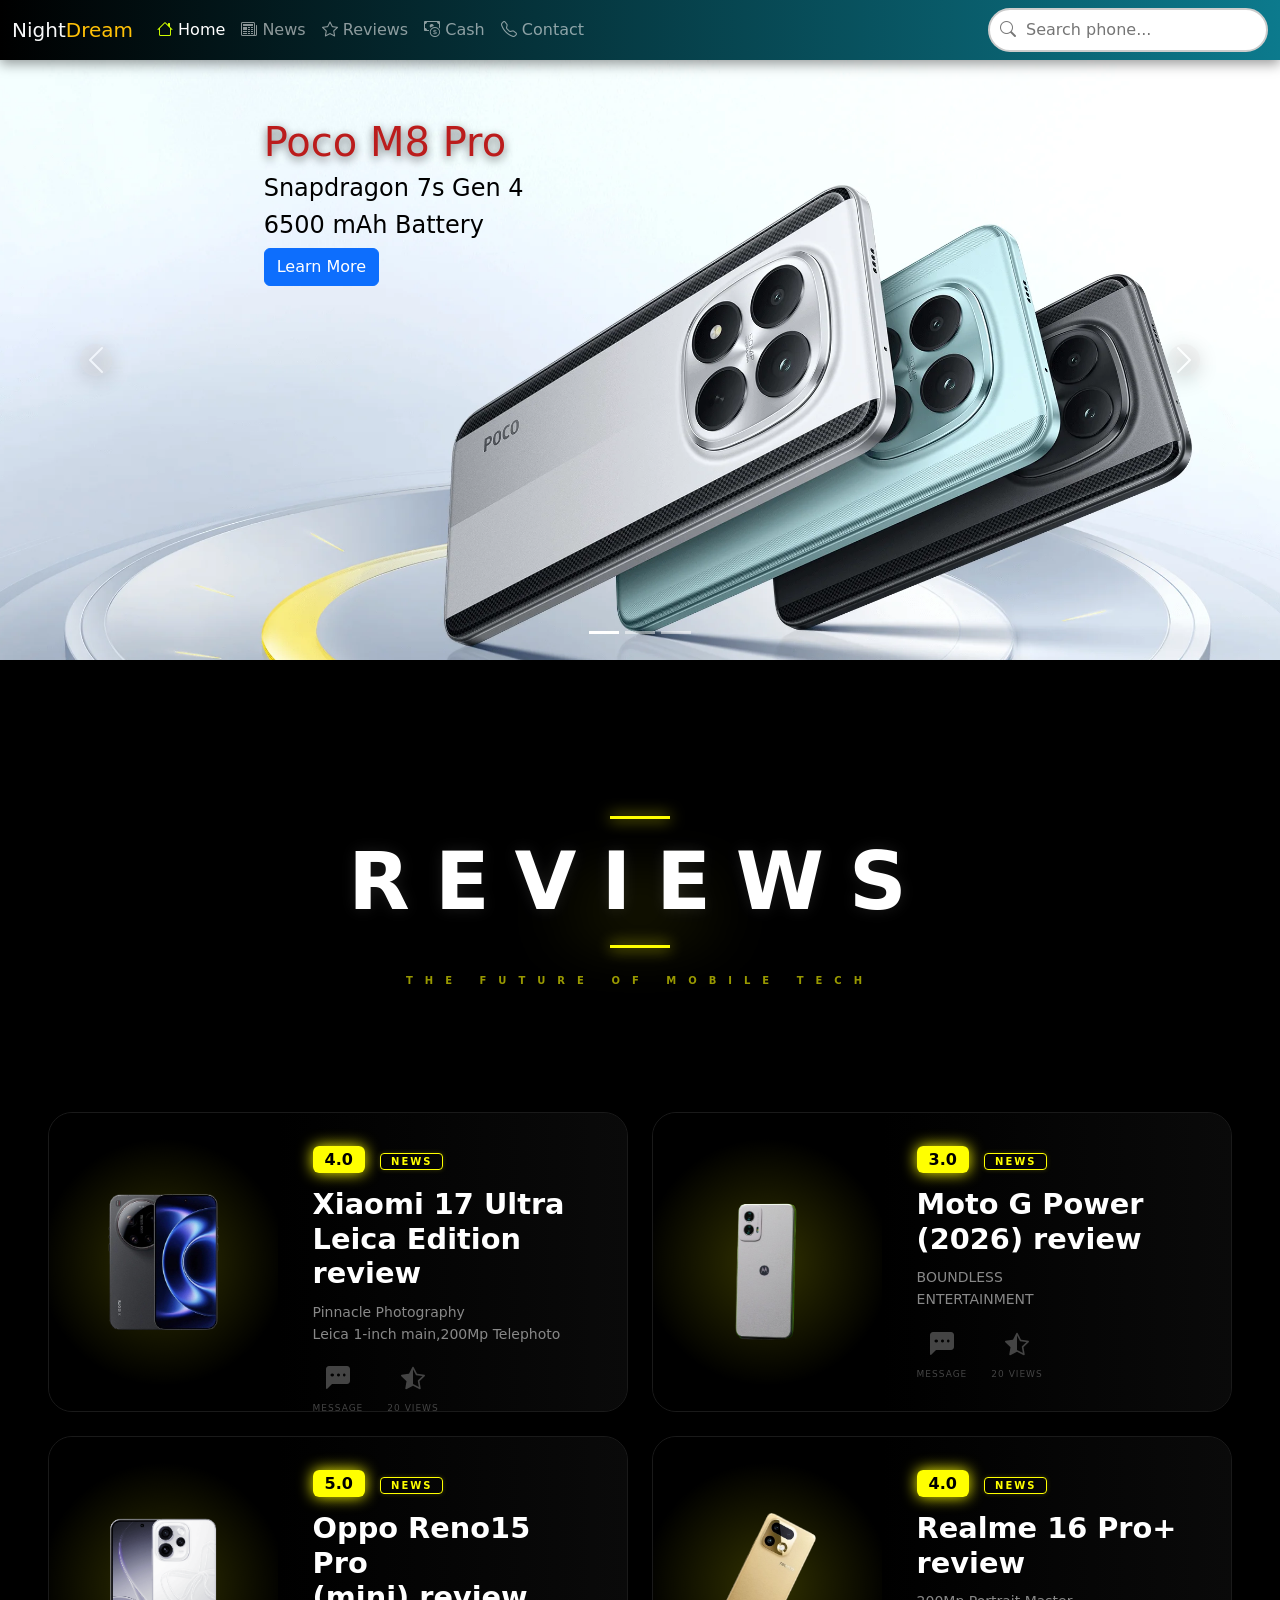
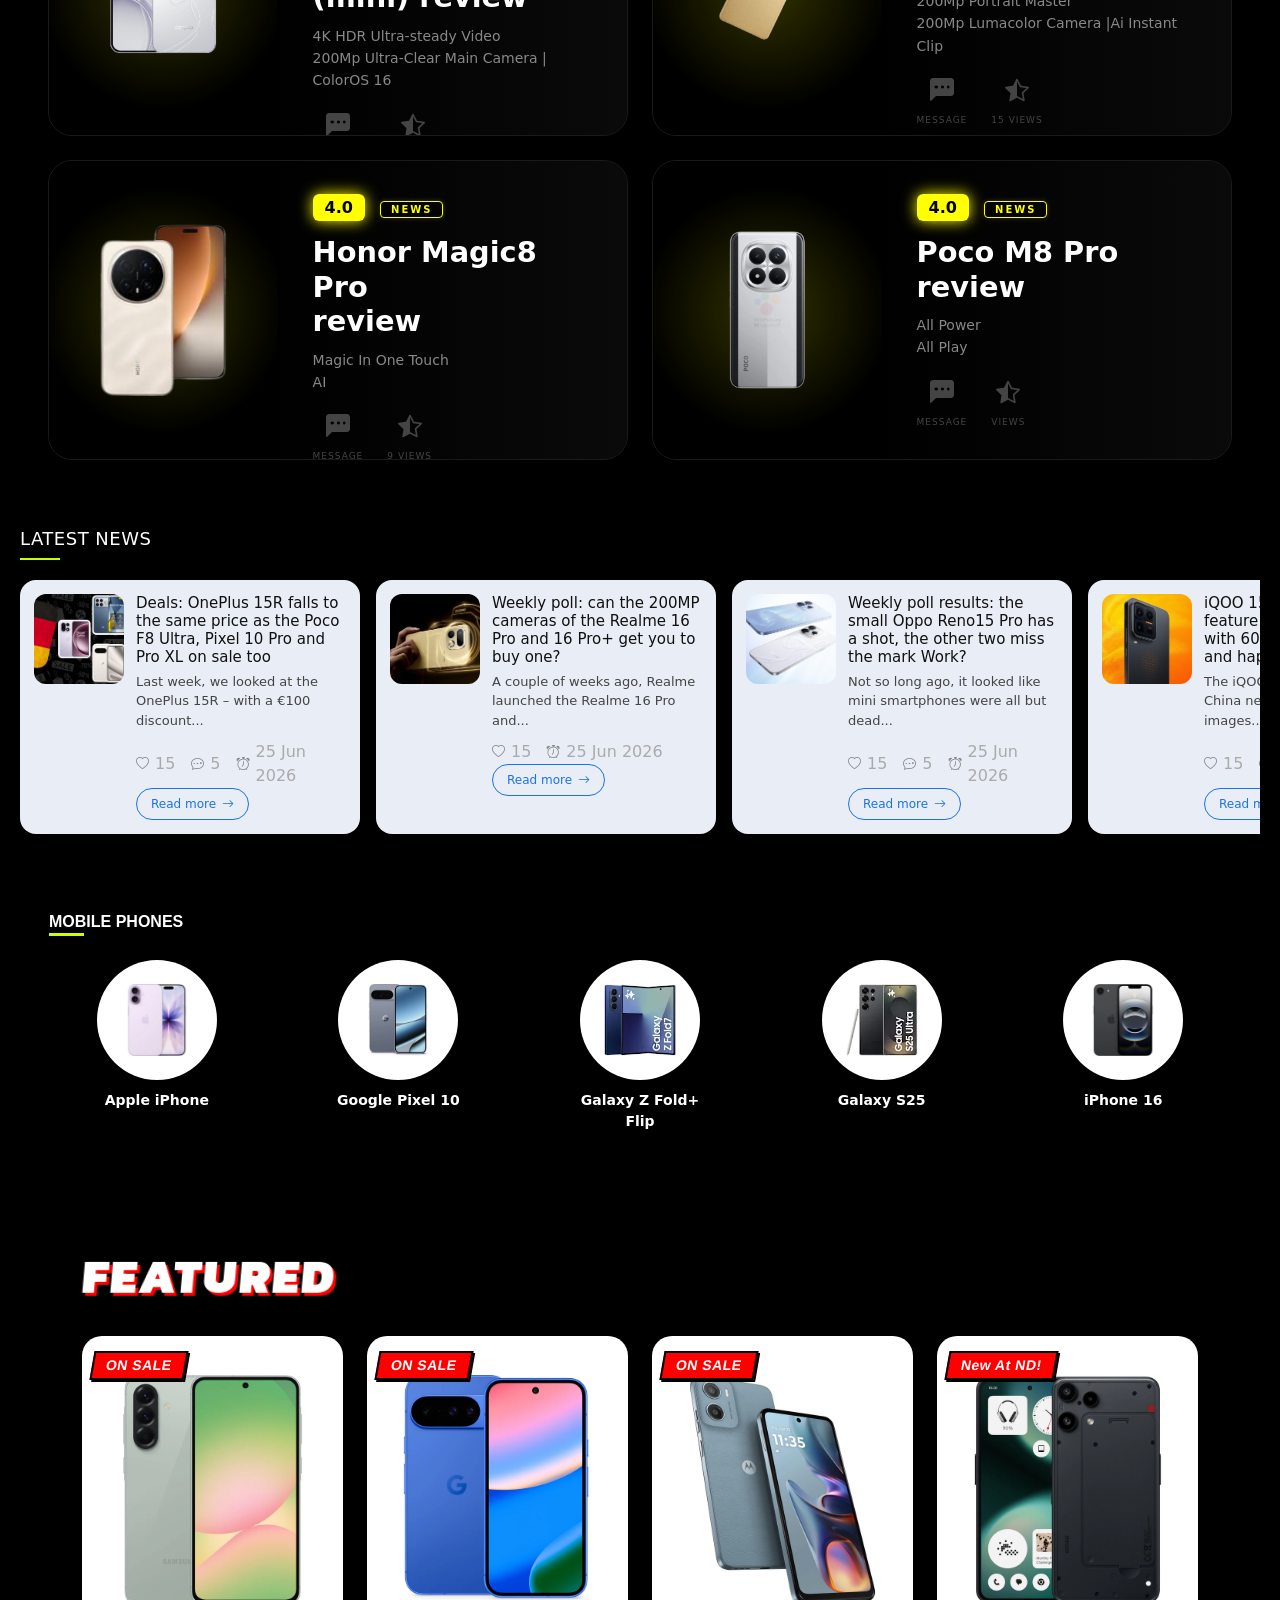
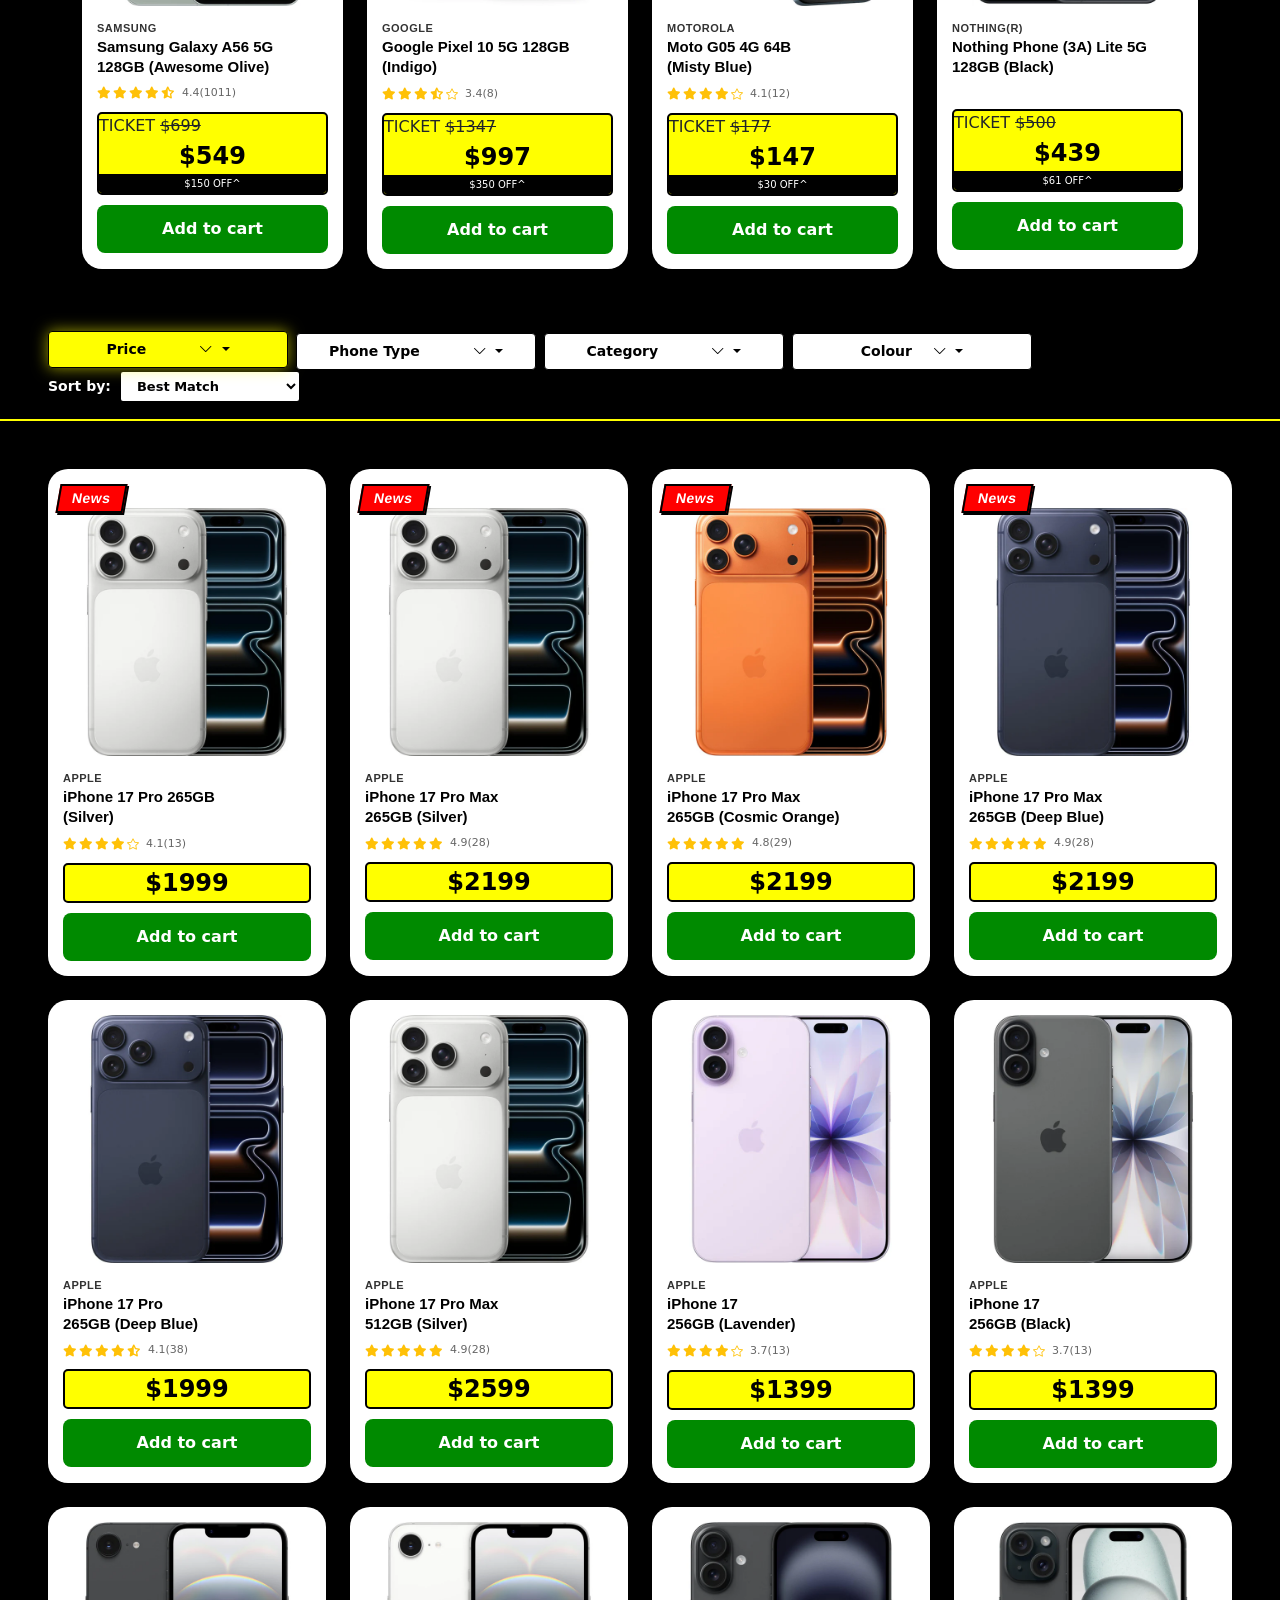
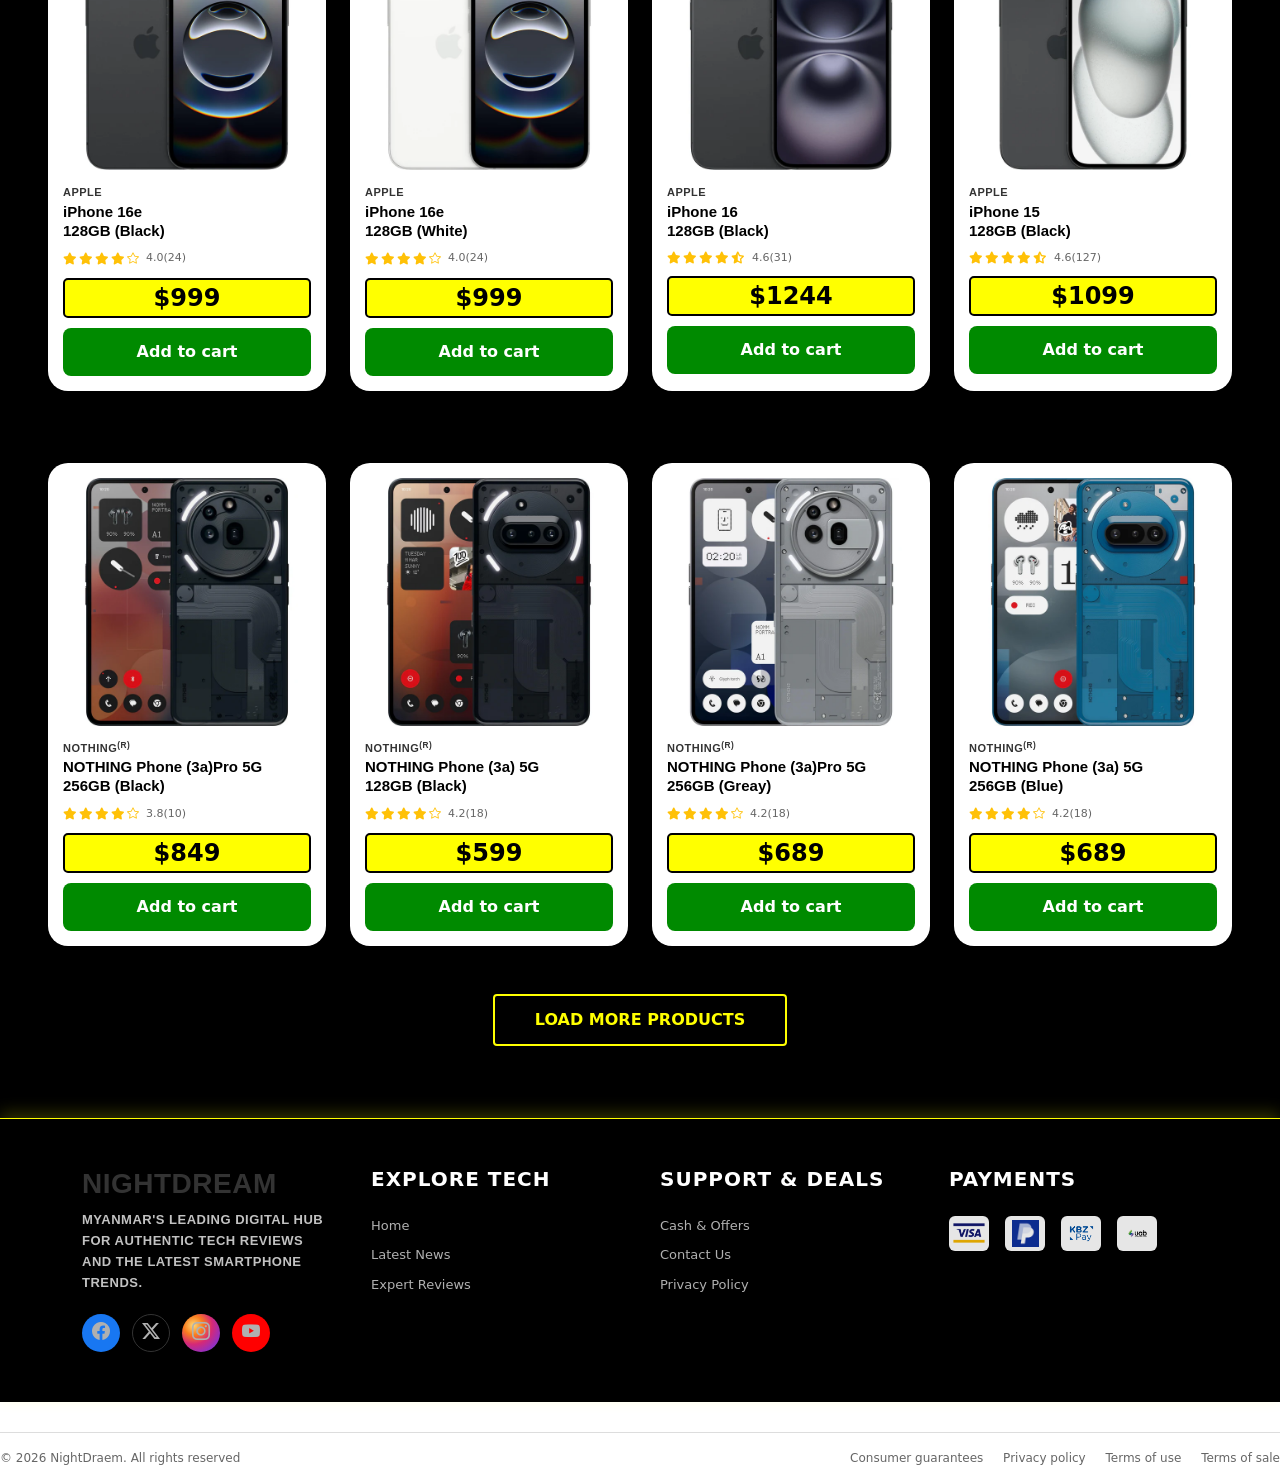
<file: index.html>
<!DOCTYPE html>
<html lang="en">

<head>
  <meta charset="UTF-8">
  <meta name="viewport" content="width=device-width, initial-scale=1.0">
  <title>Project</title>
  <link rel="stylesheet" href="Style.css">
  <link rel="stylesheet" href="./Bootstrap/bootstrap.min.css">
  <link href="https://cdn.jsdelivr.net/npm/bootstrap-icons/font/bootstrap-icons.css" rel="stylesheet">
  <link href="https://fonts.googleapis.com/css2?family=Bebas+Neue&family=Kanit:wght@900&display=swap" rel="stylesheet">
  <link rel="stylesheet" href="https://cdnjs.cloudflare.com/ajax/libs/font-awesome/6.4.2/css/all.min.css">
</head>

<body>
  <!-- Navbar -->
  <nav class="navbar navbar-expand-lg navbar-dark custom-nav sticky-top">
    <div class="container-fluid">
      <a class="navbar-brand neon-brand" href="#">
        <span class="text-light">Night</span><span class="text-warning">Dream</span>
      </a>

      <button class="navbar-toggler" type="button" data-bs-toggle="collapse" data-bs-target="#navbarSupportedContent"
        aria-controls="navbarSupportedContent" aria-expanded="false" aria-label="Toggle navigation">
        <span class="navbar-toggler-icon"></span>
      </button>

      <div class="collapse navbar-collapse" id="navbarSupportedContent">
        <ul class="navbar-nav me-auto mb-2 mb-lg-0">
          <li class="nav-item">
            <a class="nav-link active" href="index.html"><i class="bi bi-house"></i> Home</a>
          </li>
          <li class="nav-item">
            <a class="nav-link" href="News.html"><i class="bi bi-newspaper"></i> News</a>
          </li>
          <li class="nav-item">
            <a class="nav-link" href="Reviews.html"><i class="bi bi-star"></i> Reviews</a>
          </li>
          <li class="nav-item">
            <a class="nav-link" href="Cash.html"><i class="bi bi-cash-coin"></i> Cash</a>
          </li>
          <li class="nav-item">
            <a class="nav-link" href="Contact.html"><i class="bi bi-telephone"></i> Contact</a>
          </li>
        </ul>

        <form class="search-form d-flex align-items-center">
          <i class="bi bi-search search-icon"></i>
          <input type="search" placeholder="Search phone...">
        </form>
      </div>
    </div>
  </nav>
  <!-- Navbar -->
  <!-- Slide -->
  <div id="carouselExampleCaptions" class="carousel slide carousel-fade" data-bs-ride="carousel">
    <div class="carousel-indicators">
      <button type="button" data-bs-target="#carouselExampleCaptions" data-bs-slide-to="0" class="active"></button>
      <button type="button" data-bs-target="#carouselExampleCaptions" data-bs-slide-to="1"></button>
      <button type="button" data-bs-target="#carouselExampleCaptions" data-bs-slide-to="2"></button>
    </div>

    <div class="carousel-inner">
      <div class="carousel-item active">
        <img src="./Image/54ca339992aec2014c383eab8a2f92ad.webp" class="d-block w-100 slider-img" alt="Poco">
        <div class="carousel-caption custom-caption">
          <div class="caption-text-box">
            <h5 class="caption-title">Poco M8 Pro</h5>
            <h4 class="caption-text">Snapdragon 7s Gen 4</h4>
            <h4 class="caption-text">6500 mAh Battery</h4>
            <a href="#" class="btn btn-primary btn-animate">Learn More</a>
          </div>
        </div>
      </div>

      <div class="carousel-item">
        <img src="./Image/Xiaomi-Redmi-15C-5G-launched-kv-2.jpg" class="d-block w-100 slider-img" alt="Realme">
        <div class="carousel-caption custom-caption">
          <div class="caption-text-box">
            <h5 class="caption-title">Realme 15c</h5>
            <h4 class="caption-text">Dimensity 6300</h4>
            <h4 class="caption-text">6000 mAh Battery</h4>
            <a href="#" class="btn btn-primary btn-animate">Learn More</a>
          </div>
        </div>
      </div>

      <div class="carousel-item">
        <img src="./Image/gsmarena_000.jpg" class="d-block w-100 slider-img" alt="Black Shark">
        <div class="carousel-caption custom-caption">
          <div class="caption-text-box">
            <h5 class="caption-title">Balck Shark 4Pro</h5>
            <h4 class="caption-text">Snapdragon 888 5G</h4>
            <h4 class="caption-text">4500mAh battery</h4>
            <a href="#" class="btn btn-primary btn-animate">Learn More</a>
          </div>
        </div>
      </div>
    </div> <button class="carousel-control-prev" type="button" data-bs-target="#carouselExampleCaptions"
      data-bs-slide="prev">
      <span class="carousel-control-prev-icon"></span>
    </button>
    <button class="carousel-control-next" type="button" data-bs-target="#carouselExampleCaptions" data-bs-slide="next">
      <span class="carousel-control-next-icon"></span>
    </button>
  </div>
  <!-- Slide -->
  <!-- Reviews -->
  <section class="review-section bg-black py-5">
    <div class="container-fluid px-md-5">
      <div class="container text-center py-5">
        <div class="reviews-header-container">
          <div class="header-glow-orb"></div>

          <div class="reviews-title-wrapper">
            <span class="title-top-line"></span>
            <h1 class="minimal-reviews-title">REVIEWS</h1>
            <span class="title-bottom-line"></span>
          </div>

          <p class="header-subtitle">THE FUTURE OF MOBILE TECH</p>
        </div>
      </div>

      <div class="row g-4">
        <div class="col-lg-6">
          <a href="Reviews.html" class="card-anchor">
            <div class="full-review-card">
              <div class="card-image-part">
                <div class="neon-portal-bg"></div>
                <img src="./Image/s-l1600_3-removebg-preview.png" class="main-phone-img" alt="Phone">
              </div>

              <div class="card-info-part">
                <div class="top-meta">
                  <span class="score-badge">4.0</span>
                  <span class="category-tag">NEWS</span>
                </div>
                <h3 class="phone-title">Xiaomi 17 Ultra<br>Leica Edition review</h3>
                <p class="phone-summary">Pinnacle Photography<br>Leica 1-inch main,200Mp Telephoto</p>

                <div class="card-icons-row d-flex gap-4 mt-auto">
                  <div class="mini-icon-box">
                    <i class="bi bi-chat-left-dots-fill"></i>
                    <span>Message</span>
                  </div>
                  <div class="mini-icon-box">
                    <i class="bi bi-star-half"></i>
                    <span>20 Views</span>
                  </div>
                </div>
              </div>
            </div>
          </a>
        </div>

        <div class="col-lg-6">
          <a href="Reviews.html" class="card-anchor">
            <div class="full-review-card secondary-neon">
              <div class="card-image-part">
                <div class="neon-portal-bg"></div>
                <img src="./Image/moto-g-power-5g-7812-removebg-preview.png" class="main-phone-img" alt="Phone">
              </div>
              <div class="card-info-part">
                <div class="top-meta">
                  <span class="score-badge">3.0</span>
                  <span class="category-tag">NEWS</span>
                </div>
                <h3 class="phone-title">Moto G Power<br>(2026) review</h3>
                <p class="phone-summary">BOUNDLESS<br>ENTERTAINMENT</p>
                <div class="card-icons-row d-flex gap-4 mt-auto">
                  <div class="mini-icon-box">
                    <i class="bi bi-chat-left-dots-fill"></i>
                    <span>Message</span>
                  </div>
                  <div class="mini-icon-box">
                    <i class="bi bi-star-half"></i>
                    <span>20 Views</span>
                  </div>
                </div>
              </div>
            </div>
          </a>
        </div>

        <div class="col-lg-6">
          <a href="Reviews.html" class="card-anchor">
            <div class="full-review-card secondary-neon">
              <div class="card-image-part">
                <div class="neon-portal-bg"></div>
                <img src="./Image/440-440-white.png" class="main-phone-img" alt="Phone">
              </div>
              <div class="card-info-part">
                <div class="top-meta">
                  <span class="score-badge">5.0</span>
                  <span class="category-tag">NEWS</span>
                </div>
                <h3 class="phone-title">Oppo Reno15 Pro<br>(mini) review</h3>
                <p class="phone-summary"> 4K HDR Ultra-steady Video<br>200Mp Ultra-Clear Main Camera | ColorOS 16</p>
                <div class="card-icons-row d-flex gap-4 mt-auto">
                  <div class="mini-icon-box">
                    <i class="bi bi-chat-left-dots-fill"></i>
                    <span>Message</span>
                  </div>
                  <div class="mini-icon-box">
                    <i class="bi bi-star-half"></i>
                    <span>24 Views</span>
                  </div>
                </div>
              </div>
            </div>
          </a>
        </div>

        <div class="col-lg-6">
          <a href="Reviews.html" class="card-anchor">
            <div class="full-review-card secondary-neon">
              <div class="card-image-part">
                <div class="neon-portal-bg"></div>
                <img src="./Image/1767342181500a147324e274748b986f805029bc6728a-removebg-preview.png"
                  class="main-phone-img" alt="Phone">
              </div>
              <div class="card-info-part">
                <div class="top-meta">
                  <span class="score-badge">4.0</span>
                  <span class="category-tag">NEWS</span>
                </div>
                <h3 class="phone-title">Realme 16 Pro+<br>review</h3>
                <p class="phone-summary"> 200Mp Portrait Master<br>200Mp Lumacolor Camera |Ai Instant Clip</p>
                <div class="card-icons-row d-flex gap-4 mt-auto">
                  <div class="mini-icon-box">
                    <i class="bi bi-chat-left-dots-fill"></i>
                    <span>Message</span>
                  </div>
                  <div class="mini-icon-box">
                    <i class="bi bi-star-half"></i>
                    <span>15 Views</span>
                  </div>
                </div>
              </div>
            </div>
          </a>
        </div>

        <div class="col-lg-6">
          <a href="Reviews.html" class="card-anchor">
            <div class="full-review-card secondary-neon">
              <div class="card-image-part">
                <div class="neon-portal-bg"></div>
                <img src="./Image/images-removebg-preview.png" class="main-phone-img" alt="Phone">
              </div>
              <div class="card-info-part">
                <div class="top-meta">
                  <span class="score-badge">4.0</span>
                  <span class="category-tag">NEWS</span>
                </div>
                <h3 class="phone-title">Honor Magic8 Pro<br>review</h3>
                <p class="phone-summary">Magic In One Touch<br>AI</p>
                <div class="card-icons-row d-flex gap-4 mt-auto">
                  <div class="mini-icon-box">
                    <i class="bi bi-chat-left-dots-fill"></i>
                    <span>Message</span>
                  </div>
                  <div class="mini-icon-box">
                    <i class="bi bi-star-half"></i>
                    <span>9 Views</span>
                  </div>
                </div>
              </div>
            </div>
          </a>
        </div>

        <div class="col-lg-6">
          <a href="Reviews.html" class="card-anchor">
            <div class="full-review-card secondary-neon">
              <div class="card-image-part">
                <div class="neon-portal-bg"></div>
                <img src="./Image/Poco-M8-Pro-black-silver-removebg-preview.png" class="main-phone-img" alt="Phone">
              </div>
              <div class="card-info-part">
                <div class="top-meta">
                  <span class="score-badge">4.0</span>
                  <span class="category-tag">NEWS</span>
                </div>
                <h3 class="phone-title">Poco M8 Pro<br>review</h3>
                <p class="phone-summary">All Power<br>All Play</p>
                <div class="card-icons-row d-flex gap-4 mt-auto">
                  <div class="mini-icon-box">
                    <i class="bi bi-chat-left-dots-fill"></i>
                    <span>Message</span>
                  </div>
                  <div class="mini-icon-box">
                    <i class="bi bi-star-half"></i>
                    <span> Views</span>
                  </div>
                </div>
              </div>
            </div>
          </a>
        </div>
      </div>
    </div>
  </section>
  <!-- Reviews -->
  <!-- News -->
  <!-- NEWS CARDS -->
  <section class="news-section">

    <h4 class="section-heading">LATEST NEWS</h4>

    <div class="horizontal-scroll">

      <div class="news-card-row" onclick="window.location='news-detail.html'">

        <img src="./Image/Home News/gsmarena_de.jpg" alt="">

        <div class="news-text">
          <h5>Deals: OnePlus 15R falls to the same price as the Poco F8 Ultra, Pixel 10 Pro and Pro XL on sale too</h5>
          <p>Last week, we looked at the OnePlus 15R – with a €100 discount...</p>
          <div class="meta-row d-flex align-items-center">
            <a href="#like" class="meta-link me-3">
              <i class="bi bi-heart"></i> 15
            </a>

            <a href="#comments" class="meta-link me-3">
              <i class="bi bi-chat-dots"></i> 5
            </a>
            <a href="#reviews" class="meta-link">
              <i class="bi bi-alarm"></i> 25 Jun 2026
            </a>
          </div>
          <!-- BUTTON INSIDE CARD -->
          <a href="news-detail.html" class="card-btn">
            Read more
            <i class="bi bi-arrow-right"></i>
          </a>
        </div>
      </div>
      <!-- 2 -->
      <div class="news-card-row" onclick="window.location='news-detail.html'">

        <img src="./Image/Home News/gsmarena_001.jpg" alt="">

        <div class="news-text">
          <h5>Weekly poll: can the 200MP cameras of the Realme 16 Pro and 16 Pro+ get you to buy one?</h5>
          <p>A couple of weeks ago, Realme launched the Realme 16 Pro and...</p>
          <!-- Icons -->
          <div class="meta-row d-flex align-items-center">
            <a href="#like" class="meta-link me-3">
              <i class="bi bi-heart"></i> 15
            </a>
            <a href="#reviews" class="meta-link">
              <i class="bi bi-alarm"></i> 25 Jun 2026
            </a>
          </div>
          <!-- BUTTON INSIDE CARD -->
          <a href="news-detail.html" class="card-btn">
            Read more
            <i class="bi bi-arrow-right"></i>
          </a>
        </div>

      </div>
      <!-- 3 -->
      <div class="news-card-row" onclick="window.location='news-detail.html'">

        <img src="./Image/Home News/gsmarena_000.jpg" alt="">

        <div class="news-text">
          <h5>Weekly poll results: the small Oppo Reno15 Pro has a shot, the other two miss the mark Work?</h5>
          <p>Not so long ago, it looked like mini smartphones were all but dead...</p>
          <!-- Icons -->
          <div class="meta-row d-flex align-items-center">
            <a href="#like" class="meta-link me-3">
              <i class="bi bi-heart"></i> 15
            </a>

            <a href="#comments" class="meta-link me-3">
              <i class="bi bi-chat-dots"></i> 5
            </a>
            <a href="#reviews" class="meta-link">
              <i class="bi bi-alarm"></i> 25 Jun 2026
            </a>
          </div>
          <!-- BUTTON INSIDE CARD -->
          <a href="news-detail.html" class="card-btn">
            Read more
            <i class="bi bi-arrow-right"></i>
          </a>
        </div>

      </div>
      <!-- 4 -->
      <div class="news-card-row">

        <img src="./Image/Home News/gsmarena_001 (1).jpg" alt="">

        <div class="news-text">
          <h5>iQOO 15 Ultra confirmed to feature shoulder triggers with 600Hz sampling rate and haptic feedback</h5>
          <p>
            The iQOO 15 Ultra will launch in China next month, and images...
          </p>
          <!-- Icons -->
          <div class="meta-row d-flex align-items-center">
            <a href="#like" class="meta-link me-3">
              <i class="bi bi-heart"></i> 15
            </a>

            <a href="#comments" class="meta-link me-3">
              <i class="bi bi-chat-dots"></i> 5
            </a>
            <a href="#reviews" class="meta-link">
              <i class="bi bi-alarm"></i> 25 Jun 2026
            </a>
          </div>
          <!-- BUTTON LINK -->
          <a href="news-detail.html" class="card-btn">
            Read more <i class="bi bi-arrow-right"></i>
          </a>
        </div>
      </div>
      <!-- 5 -->
      <div class="see-more-wrap">
        <a href="news.html" class="see-more-btn">
          See more
          <i class="bi bi-arrow-right"></i>
        </a>
      </div>
    </div>
  </section>
  <!-- News -->
  <!-- Mobile Phone -->
  <section class="category-grid-section py-5">
    <div class="container-fluid px-md-5">

      <div class="title-wrapper mb-4">
        <h2 class="latest-title">Mobile Phones</h2>
        <div class="yellow-underline"></div>
      </div>

      <div class="row row-cols-2 row-cols-sm-3 row-cols-md-5 g-4">

        <div class="col">
          <a href="#" class="cat-item-card">
            <div class="cat-circle">
              <img src="./Image/Mobile Phone/54ca339992aec2014c383eab8a2f92ad.webp" alt="Category">
            </div>
            <p class="cat-label">Apple iPhone</p>
          </a>
        </div>

        <div class="col">
          <a href="#" class="cat-item-card">
            <div class="cat-circle">
              <img
                src="./Image/Mobile Phone/816900-Product-0-I-638888199003650884_34f91f68-0adb-4c84-a223-a6f261ec1881_400x400.webp"
                alt="Category">
            </div>
            <p class="cat-label">Google Pixel 10</p>
          </a>
        </div>

        <div class="col">
          <a href="#" class="cat-item-card">
            <div class="cat-circle">
              <img src="./Image/Mobile Phone/815601-Product-0-I-638863105286673684.webp" alt="Category">
            </div>
            <p class="cat-label">Galaxy Z Fold+<br>Flip</p>
          </a>
        </div>

        <div class="col">
          <a href="#" class="cat-item-card">
            <div class="cat-circle">
              <img src="./Image/Mobile Phone/795472-Product-0-I-638730265205510658.webp" alt="Category">
            </div>
            <p class="cat-label">Galaxy S25</p>
          </a>
        </div>

        <div class="col">
          <a href="#" class="cat-item-card">
            <div class="cat-circle">
              <img src="./Image/Mobile Phone/746516-Product-0-I-638755863010704628_600x600.webp" alt="Category">
            </div>
            <p class="cat-label">iPhone 16</p>
          </a>
        </div>
      </div>
    </div>
  </section>
  <!-- Latest devices -->
  <!-- Featured -->
  <section class="featured-section py-5">
    <div class="container">
      <h2 class="featured-title">FEATURED</h2>
      <div class="row row-cols-2 row-cols-md-4 g-4">

        <div class="col">
          <div class="custom-card">
            <div class="badge-sale">ON SALE</div>
            <i class="far fa-heart wishlist"></i>
            <div class="img-box">
              <img src="./Image/Fucture/803012-Product-0-I-638762149202292424_600x600.webp" alt="Samsung Galaxy A56">
            </div>
            <div class="content mt-3">
              <h5 class="brand">SAMSUNG</h5>
              <h6 class="product-name">Samsung Galaxy A56 5G<br>128GB (Awesome Olive)</h6>
              <div class="rating">
                <i class="fas fa-star"></i>
                <i class="fas fa-star"></i>
                <i class="fas fa-star"></i>
                <i class="fas fa-star"></i>
                <i class="fas fa-star-half-alt"></i>
                <span class="review-count">4.4(1011)</span>
              </div>
              <div class="ticket">
                <div class="ticket-top">TICKET <s>$699</s></div>
                <div class="ticket-price">$549</div>
                <div class="ticket-off">$150 OFF^</div>
              </div>
              <a href="#" class="btn-cart-link">Add to cart</a>
            </div>
          </div>
        </div>
        <!-- 1 -->
        <div class="col">
          <div class="custom-card">
            <div class="badge-sale">ON SALE</div>
            <i class="far fa-heart wishlist"></i>
            <div class="img-box">
              <img
                src="./Image/Fucture/816883-Product-0-I-638888179205590227_3ddf619d-b341-4dc8-a5e4-c45dd0b03ce1_600x600.webp"
                alt="Samsung Galaxy A56">
            </div>
            <div class="content mt-3">
              <h5 class="brand">Google</h5>
              <h6 class="product-name">Google Pixel 10 5G 128GB<br>(Indigo)</h6>
              <div class="rating">
                <i class="fas fa-star"></i>
                <i class="fas fa-star"></i>
                <i class="fas fa-star"></i>
                <i class="fas fa-star-half-alt"></i>
                <i class="bi bi-star"></i>
                <span class="review-count">3.4(8)</span>
              </div>
              <div class="ticket">
                <div class="ticket-top">TICKET <s>$1347</s></div>
                <div class="ticket-price">$997</div>
                <div class="ticket-off">$350 OFF^</div>
              </div>
              <a href="#" class="btn-cart-link">Add to cart</a>
            </div>
          </div>
        </div>
        <!-- 2 -->
        <div class="col">
          <div class="custom-card">
            <div class="badge-sale">ON SALE</div>
            <i class="far fa-heart wishlist"></i>
            <div class="img-box">
              <img src="./Image/Fucture/795811-Product-0-I-638781176405348662_600x600.webp" alt="Samsung Galaxy A56">
            </div>
            <div class="content mt-3">
              <h5 class="brand">Motorola</h5>
              <h6 class="product-name">Moto G05 4G 64B<br>(Misty Blue)</h6>
              <div class="rating">
                <i class="fas fa-star"></i>
                <i class="fas fa-star"></i>
                <i class="fas fa-star"></i>
                <i class="fas fa-star"></i>
                <i class="bi bi-star"></i>
                <span class="review-count">4.1(12)</span>
              </div>
              <div class="ticket">
                <div class="ticket-top">TICKET <s>$177</s></div>
                <div class="ticket-price">$147</div>
                <div class="ticket-off">$30 OFF^</div>
              </div>
              <a href="#" class="btn-cart-link">Add to cart</a>
            </div>
          </div>
        </div>
        <!-- 3 -->
        <div class="col">
          <div class="custom-card">
            <div class="badge-sale">New At ND!</div>
            <i class="far fa-heart wishlist"></i>
            <div class="img-box">
              <img src="./Image/Fucture/883650-Product-0-I-639040474805140117_600x600.webp" alt="Samsung Galaxy A56">
            </div>
            <div class="content mt-3">
              <h5 class="brand">Nothing(R)</h5>
              <h6 class="product-name">Nothing Phone (3A) Lite 5G<br>128GB (Black)</h6>
              <br>
              <div class="ticket">
                <div class="ticket-top">TICKET <s>$500</s></div>
                <div class="ticket-price">$439</div>
                <div class="ticket-off">$61 OFF^</div>
              </div>
              <a href="#" class="btn-cart-link">Add to cart</a>
            </div>
          </div>
        </div>
      </div>
    </div>
  </section>
  <!-- Featured -->
  <!-- Filter Bar -->
  <div class="filter-wrapper sticky-top bg-black border-bottom-yellow">
    <div class="container-fluid px-md-5 py-3">
      <div class="d-flex align-items-center justify-content-between flex-wrap">

        <div class="d-flex gap-2 align-items-center flex-wrap">
          <div class="dropdown custom-filter">
            <button class="btn-jb-filter active dropdown-toggle" data-bs-toggle="dropdown">
              Price <i class="bi bi-chevron-down ms-5"></i>
            </button>
            <div class="dropdown-menu p-4 dropdown-anim shadow-glow">
              <h6 class="text-center mb-3 small text-muted">6873 results</h6>
              <div class="range-container mb-3">
                <input type="range" class="jb-range" min="0" max="3799" value="1500">
              </div>
              <div class="d-flex justify-content-between gap-2">
                <div class="price-input-box">Min <br> <input type="text" value="$0"></div>
                <div class="price-input-box">Max <br> <input type="text" value="$3799"></div>
              </div>
            </div>
          </div>

          <div class="dropdown custom-filter">
            <button class="btn-jb-filter dropdown-toggle" data-bs-toggle="dropdown">
              Phone Type <i class="bi bi-chevron-down ms-5"></i>
            </button>
            <div class="dropdown-menu p-3 dropdown-anim shadow-glow">
              <div class="search-inner mb-2">
                <i class="bi bi-search"></i>
                <input type="text" placeholder="Search brands...">
              </div>
              <div class="scroll-list">
                <label class="item-row"><input type="checkbox"> <span>iPhone</span> <small>100</small></label>
                <label class="item-row"><input type="checkbox"> <span>Samsung</span> <small>30</small></label>
                <label class="item-row"><input type="checkbox"> <span>Realme</span> <small>20</small></label>
                <label class="item-row"><input type="checkbox"> <span>Rog</span> <small>10</small></label>
                <label class="item-row"><input type="checkbox"> <span>Black Shark</span> <small>12</small></label>
                <label class="item-row"><input type="checkbox"> <span>Poco</span> <small>15</small></label>
                <label class="item-row"><input type="checkbox"> <span>Nothing</span> <small>3</small></label>

              </div>
            </div>
          </div>

          <div class="dropdown custom-filter">
            <button class="btn-jb-filter dropdown-toggle" data-bs-toggle="dropdown">
              Category <i class="bi bi-chevron-down ms-5"></i>
            </button>
            <div class="dropdown-menu p-3 dropdown-anim shadow-glow">
              <div class="search-inner mb-2">
                <i class="bi bi-search"></i>
                <input type="text" placeholder="Search...">
              </div>
              <div class="scroll-list">
                <label class="item-row"><input type="checkbox"> <span>iPhone 12</span> <small>100</small></label>
                <label class="item-row"><input type="checkbox"> <span>iPhone 13</span> <small>93</small></label>
                <label class="item-row"><input type="checkbox"> <span>iPhone 13 Pro Max</span> <small>81</small></label>
                <label class="item-row"><input type="checkbox"> <span>iPhone 11</span> <small>74</small></label>
                <label class="item-row"><input type="checkbox"> <span>iPhone 14 Pro</span> <small>70</small></label>
                <label class="item-row"><input type="checkbox"> <span>iPhone 13 Pro</span> <small>64</small></label>
                <label class="item-row"><input type="checkbox"> <span>Google Pixel 9 Pro</span>
                  <small>37</small></label>
                <label class="item-row"><input type="checkbox"> <span>Galaxy S25 Ultra</span> <small>33</small></label>
                <label class="item-row"><input type="checkbox"> <span>Samsung Galaxy S25 Plus</span>
                  <small>12</small></label>
                <label class="item-row"><input type="checkbox"> <span>Samsung Galaxy S25 Plus 5G</span>
                  <small>11</small></label>
              </div>
            </div>
          </div>

          <div class="dropdown custom-filter">
            <button class="btn-jb-filter dropdown-toggle" data-bs-toggle="dropdown">
              Colour <i class="bi bi-chevron-down ms-3"></i>
            </button>
            <div class="dropdown-menu p-3 dropdown-anim shadow-glow">
              <div class="search-inner mb-2">
                <i class="bi bi-search"></i>
                <input type="text" placeholder="Search...">
              </div>
              <div class="scroll-list">
                <label class="item-row"><input type="checkbox"> <span>Black</span> <small>527</small></label>
                <label class="item-row"><input type="checkbox"> <span>White</span> <small>316</small></label>
                <label class="item-row"><input type="checkbox"> <span>Blue</span> <small>127</small></label>
                <label class="item-row"><input type="checkbox"> <span>Clear</span> <small>30</small></label>
                <label class="item-row"><input type="checkbox"> <span>Red</span> <small>20</small></label>
                <label class="item-row"><input type="checkbox"> <span>Grey</span> <small>10</small></label>
                <label class="item-row"><input type="checkbox"> <span>Pink</span> <small>21</small></label>
                <label class="item-row"><input type="checkbox"> <span>Silver</span> <small>25</small></label>
                <label class="item-row"><input type="checkbox"> <span>Gold</span> <small>11</small></label>
                <label class="item-row"><input type="checkbox"> <span>Green</span> <small>7</small></label>
              </div>
            </div>
          </div>
        </div>
        <div class="sort-section d-flex align-items-center gap-2">
          <span class="text-white small fw-bold">Sort by:</span>
          <select class="jb-sort-select">
            <option>Best Match</option>
            <option>Price: Low to High</option>
          </select>
        </div>
      </div>
    </div>
  </div>
  <!-- 1 -->
  <div class="container-fluid px-md-5 py-5 bg-black">
    <div class="row row-cols-1 row-cols-sm-2 row-cols-md-4 g-4">

      <div class="col">
        <div class="custom-card">
          <div class="badge-sale">News</div>
          <i class="far fa-heart wishlist"></i>
          <div class="img-box">
            <img src="./Image/Brands/816114-Product-0-I-638930464920302575_600x600.webp" alt="iPhone 17 Pro 265GB">
          </div>
          <div class="content mt-3">
            <h5 class="brand">Apple</h5>
            <h6 class="product-name">iPhone 17 Pro 265GB<br>(Silver)</h6>
            <div class="rating">
              <i class="fas fa-star"></i>
              <i class="fas fa-star"></i>
              <i class="fas fa-star"></i>
              <i class="fas fa-star"></i>
              <i class="bi bi-star"></i>
              <span class="review-count">4.1(13)</span>
            </div>
            <div class="ticket">
              <div class="ticket-price">$1999</div>
            </div>
            <a href="Add-to-cart.html" class="btn-cart-link">Add to cart</a>
          </div>
        </div>
      </div>

      <div class="col">
        <div class="custom-card">
          <div class="badge-sale">News</div>
          <i class="far fa-heart wishlist"></i>
          <div class="img-box">
            <img src="./Image/Brands/816114-Product-0-I-638930464920302575_600x600.webp" alt="iPhone 17 Pro 265GB">
          </div>
          <div class="content mt-3">
            <h5 class="brand">Apple</h5>
            <h6 class="product-name">iPhone 17 Pro Max<br>265GB (Silver)</h6>
            <div class="rating">
              <i class="fas fa-star"></i>
              <i class="fas fa-star"></i>
              <i class="fas fa-star"></i>
              <i class="fas fa-star"></i>
              <i class="fas fa-star"></i>
              <span class="review-count">4.9(28)</span>
            </div>
            <div class="ticket">
              <div class="ticket-price">$2199</div>
            </div>
            <a href="#" class="btn-cart-link">Add to cart</a>
          </div>
        </div>
      </div>

      <div class="col">
        <div class="custom-card">
          <div class="badge-sale">News</div>
          <i class="far fa-heart wishlist"></i>
          <div class="img-box">
            <img src="./Image/Brands/816123-Product-0-I-638930467806479268_600x600.webp" alt="Samsung Galaxy A56">
          </div>
          <div class="content mt-3">
            <h5 class="brand">Apple</h5>
            <h6 class="product-name">iPhone 17 Pro Max<br>265GB (Cosmic Orange)</h6>
            <div class="rating">
              <i class="fas fa-star"></i>
              <i class="fas fa-star"></i>
              <i class="fas fa-star"></i>
              <i class="fas fa-star"></i>
              <i class="fas fa-star"></i>
              <span class="review-count">4.8(29)</span>
            </div>
            <div class="ticket">
              <div class="ticket-price">$2199</div>
            </div>
            <a href="#" class="btn-cart-link">Add to cart</a>
          </div>
        </div>
      </div>

      <div class="col">
        <div class="custom-card">
          <div class="badge-sale">News</div>
          <i class="far fa-heart wishlist"></i>
          <div class="img-box">
            <img src="./Image/Brands/816122-Product-0-I-638930468404525251_600x600.webp" alt="Samsung Galaxy A56">
          </div>
          <div class="content mt-3">
            <h5 class="brand">Apple</h5>
            <h6 class="product-name">iPhone 17 Pro Max<br>265GB (Deep Blue)</h6>
            <div class="rating">
              <i class="fas fa-star"></i>
              <i class="fas fa-star"></i>
              <i class="fas fa-star"></i>
              <i class="fas fa-star"></i>
              <i class="fas fa-star"></i>
              <span class="review-count">4.9(28)</span>
            </div>
            <div class="ticket">
              <div class="ticket-price">$2199</div>
            </div>
            <a href="#" class="btn-cart-link">Add to cart</a>
          </div>
        </div>
      </div>

      <div class="col">
        <div class="custom-card">
          <div class="img-box">
            <img src="./Image/Brands/816122-Product-0-I-638930468404525251_600x600.webp" alt="Samsung Galaxy A56">
          </div>
          <div class="content mt-3">
            <h5 class="brand">Apple</h5>
            <h6 class="product-name">iPhone 17 Pro<br>265GB (Deep Blue)</h6>
            <div class="rating">
              <i class="fas fa-star"></i>
              <i class="fas fa-star"></i>
              <i class="fas fa-star"></i>
              <i class="fas fa-star"></i>
              <i class="fas fa-star-half-alt"></i>
              <span class="review-count">4.1(38)</span>
            </div>
            <div class="ticket">
              <div class="ticket-price">$1999</div>
            </div>
            <a href="#" class="btn-cart-link">Add to cart</a>
          </div>
        </div>
      </div>

      <div class="col">
        <div class="custom-card">
          <div class="img-box">
            <img src="./Image/Brands/816114-Product-0-I-638930464920302575_600x600.webp" alt="iPhone 17 Pro 265GB">
          </div>
          <div class="content mt-3">
            <h5 class="brand">Apple</h5>
            <h6 class="product-name">iPhone 17 Pro Max<br>512GB (Silver)</h6>
            <div class="rating">
              <i class="fas fa-star"></i>
              <i class="fas fa-star"></i>
              <i class="fas fa-star"></i>
              <i class="fas fa-star"></i>
              <i class="fas fa-star"></i>
              <span class="review-count">4.9(28)</span>
            </div>
            <div class="ticket">
              <div class="ticket-price">$2599</div>
            </div>
            <a href="#" class="btn-cart-link">Add to cart</a>
          </div>
        </div>
      </div>

      <div class="col">
        <div class="custom-card">
          <div class="img-box">
            <img src="./Image/Brands/816103-Product-0-I-638930556603040937_600x600.webp" alt="Samsung Galaxy A56">
          </div>
          <div class="content mt-3">
            <h5 class="brand">Apple</h5>
            <h6 class="product-name">iPhone 17<br>256GB (Lavender)</h6>
            <div class="rating">
              <i class="fas fa-star"></i>
              <i class="fas fa-star"></i>
              <i class="fas fa-star"></i>
              <i class="fas fa-star"></i>
              <i class="bi bi-star"></i>
              <span class="review-count">3.7(13)</span>
            </div>
            <div class="ticket">
              <div class="ticket-price">$1399</div>
            </div>
            <a href="#" class="btn-cart-link">Add to cart</a>
          </div>
        </div>
      </div>

      <div class="col">
        <div class="custom-card">
          <div class="img-box">
            <img src="./Image/Brands/816101-Product-0-I-638930555407962471_600x600.webp" alt="Samsung Galaxy A56">
          </div>
          <div class="content mt-3">
            <h5 class="brand">Apple</h5>
            <h6 class="product-name">iPhone 17<br>256GB (Black)</h6>
            <div class="rating">
              <i class="fas fa-star"></i>
              <i class="fas fa-star"></i>
              <i class="fas fa-star"></i>
              <i class="fas fa-star"></i>
              <i class="bi bi-star"></i>
              <span class="review-count">3.7(13)</span>
            </div>
            <div class="ticket">
              <div class="ticket-price">$1399</div>
            </div>
            <a href="#" class="btn-cart-link">Add to cart</a>
          </div>
        </div>
      </div>

      <div class="col">
        <div class="custom-card">
          <div class="img-box">
            <img src="./Image/Brands/746516-Product-0-I-638755863010704628_600x600.webp" alt="Samsung Galaxy A56">
          </div>
          <div class="content mt-3">
            <h5 class="brand">Apple</h5>
            <h6 class="product-name">iPhone 16e<br>128GB (Black)</h6>
            <div class="rating">
              <i class="fas fa-star"></i>
              <i class="fas fa-star"></i>
              <i class="fas fa-star"></i>
              <i class="fas fa-star"></i>
              <i class="bi bi-star"></i>
              <span class="review-count">4.0(24)</span>
            </div>
            <div class="ticket">
              <div class="ticket-price">$999</div>
            </div>
            <a href="#" class="btn-cart-link">Add to cart</a>
          </div>
        </div>
      </div>

      <div class="col">
        <div class="custom-card">
          <div class="img-box">
            <img src="./Image/Brands/746519-Product-0-I-638755864202370390_600x600.webp" alt="Samsung Galaxy A56">
          </div>
          <div class="content mt-3">
            <h5 class="brand">Apple</h5>
            <h6 class="product-name">iPhone 16e<br>128GB (White)</h6>
            <div class="rating">
              <i class="fas fa-star"></i>
              <i class="fas fa-star"></i>
              <i class="fas fa-star"></i>
              <i class="fas fa-star"></i>
              <i class="bi bi-star"></i>
              <span class="review-count">4.0(24)</span>
            </div>
            <div class="ticket">
              <div class="ticket-price">$999</div>
            </div>
            <a href="#" class="btn-cart-link">Add to cart</a>
          </div>
        </div>
      </div>

      <div class="col">
        <div class="custom-card">
          <div class="img-box">
            <img
              src="./Image/Brands/746432-Product-0-I-638615219411710508_8edbaf29-1f1a-4dfb-b01d-39c612cba625_600x600.webp"
              alt="Samsung Galaxy A56">
          </div>
          <div class="content mt-3">
            <h5 class="brand">Apple</h5>
            <h6 class="product-name">iPhone 16<br>128GB (Black)</h6>
            <div class="rating">
              <i class="fas fa-star"></i>
              <i class="fas fa-star"></i>
              <i class="fas fa-star"></i>
              <i class="fas fa-star"></i>
              <i class="fas fa-star-half-alt"></i>
              <span class="review-count">4.6(31)</span>
            </div>
            <div class="ticket">
              <div class="ticket-price">$1244</div>
            </div>
            <a href="#" class="btn-cart-link">Add to cart</a>
          </div>
        </div>
      </div>

      <div class="col">
        <div class="custom-card">
          <div class="img-box">
            <img src="./Image/Brands/639168-Product-0-I-638301483010334192_600x600.webp" alt="Samsung Galaxy A56">
          </div>
          <div class="content mt-3">
            <h5 class="brand">Apple</h5>
            <h6 class="product-name">iPhone 15<br>128GB (Black)</h6>
            <div class="rating">
              <i class="fas fa-star"></i>
              <i class="fas fa-star"></i>
              <i class="fas fa-star"></i>
              <i class="fas fa-star"></i>
              <i class="fas fa-star-half-alt"></i>
              <span class="review-count">4.6(127)</span>
            </div>
            <div class="ticket">
              <div class="ticket-price">$1099</div>
            </div>
            <a href="#" class="btn-cart-link">Add to cart</a>
          </div>
        </div>
      </div>
    </div>
  </div>
  <!-- Filter Bar -->
  <div class="container-fluid bg-black px-md-5 py-4">
    <input type="checkbox" id="load-more-toggle" class="d-none">

    <div class="row row-cols-1 row-cols-sm-2 row-cols-md-4 g-4" id="product-grid">
      <div class="col">
        <div class="featured-card-dark">
          <div class="col">
            <div class="custom-card">
              <div class="img-box">
                <img
                  src="./Image/Brands/802505-Product-0-I-638754456003215625_d60430f8-e84b-4d8a-a108-93b5888f14d5_600x600.webp"
                  alt="Samsung Galaxy A56">
              </div>
              <div class="content mt-3">
                <h5 class="brand">NOTHING<sup>(R)</sup></h5>
                <h6 class="product-name">NOTHING Phone (3a)Pro 5G<br>256GB (Black)</h6>
                <div class="rating">
                  <i class="fas fa-star"></i>
                  <i class="fas fa-star"></i>
                  <i class="fas fa-star"></i>
                  <i class="fas fa-star"></i>
                  <i class="bi bi-star"></i>
                  <span class="review-count">3.8(10)</span>
                </div>
                <div class="ticket">
                  <div class="ticket-price">$849</div>
                </div>
                <a href="#" class="btn-cart-link">Add to cart</a>
              </div>
            </div>
          </div>
        </div>
      </div>
      <div class="col">
        <div class="custom-card">
          <div class="img-box">
            <img
              src="./Image/Brands/802500-Product-0-I-638754454206376599_fcaae814-2a70-4531-a4d7-e14c57f8296a_600x600.webp"
              alt="Samsung Galaxy A56">
          </div>
          <div class="content mt-3">
            <h5 class="brand">NOTHING<sup>(R)</sup></h5>
            <h6 class="product-name">NOTHING Phone (3a) 5G<br>128GB (Black)</h6>
            <div class="rating">
              <i class="fas fa-star"></i>
              <i class="fas fa-star"></i>
              <i class="fas fa-star"></i>
              <i class="fas fa-star"></i>
              <i class="bi bi-star"></i>
              <span class="review-count">4.2(18)</span>
            </div>
            <div class="ticket">
              <div class="ticket-price">$599</div>
            </div>
            <a href="#" class="btn-cart-link">Add to cart</a>
          </div>
        </div>
      </div>
      <div class="col">
        <div class="custom-card">
          <div class="img-box">
            <img src="./Image/Brands/802506-Product-0-I-638755268406204514_600x600.webp" alt="Samsung Galaxy A56">
          </div>
          <div class="content mt-3">
            <h5 class="brand">NOTHING<sup>(R)</sup></h5>
            <h6 class="product-name">NOTHING Phone (3a)Pro 5G<br>256GB (Greay)</h6>
            <div class="rating">
              <i class="fas fa-star"></i>
              <i class="fas fa-star"></i>
              <i class="fas fa-star"></i>
              <i class="fas fa-star"></i>
              <i class="bi bi-star"></i>
              <span class="review-count">4.2(18)</span>
            </div>
            <div class="ticket">
              <div class="ticket-price">$689</div>
            </div>
            <a href="#" class="btn-cart-link">Add to cart</a>
          </div>
        </div>
      </div>
      <div class="col">
        <div class="custom-card">
          <div class="img-box">
            <img
              src="./Image/Brands/802504-Product-0-I-638754454803720098_4f5ea3a8-4693-4c80-ba8a-9e3b79a2051f_600x600.webp"
              alt="Samsung Galaxy A56">
          </div>
          <div class="content mt-3">
            <h5 class="brand">NOTHING<sup>(R)</sup></h5>
            <h6 class="product-name">NOTHING Phone (3a) 5G<br>256GB (Blue)</h6>
            <div class="rating">
              <i class="fas fa-star"></i>
              <i class="fas fa-star"></i>
              <i class="fas fa-star"></i>
              <i class="fas fa-star"></i>
              <i class="bi bi-star"></i>
              <span class="review-count">4.2(18)</span>
            </div>
            <div class="ticket">
              <div class="ticket-price">$689</div>
            </div>
            <a href="#" class="btn-cart-link">Add to cart</a>
          </div>
        </div>
      </div>

      <div class="col hidden-card">
        <div class="featured-card-dark">
          <div class="col">
            <div class="custom-card">
              <div class="img-box">
                <img src="./Image/Brands/802503-Product-0-I-638755270804266706_600x600.webp" alt="Samsung Galaxy A56">
              </div>
              <div class="content mt-3">
                <h5 class="brand">NOTHING<sup>(R)</sup></h5>
                <h6 class="product-name">NOTHING Phone (3a) 5G<br>256GB (White)</h6>
                <div class="rating">
                  <i class="fas fa-star"></i>
                  <i class="fas fa-star"></i>
                  <i class="fas fa-star"></i>
                  <i class="fas fa-star"></i>
                  <i class="bi bi-star"></i>
                  <span class="review-count">4.2(19)</span>
                </div>
                <div class="ticket">
                  <div class="ticket-price">$689</div>
                </div>
                <a href="#" class="btn-cart-link">Add to cart</a>
              </div>
            </div>
          </div>
        </div>
      </div>
      <div class="col hidden-card">
        <div class="featured-card-dark">
          <div class="col">
            <div class="custom-card">
              <div class="img-box">
                <img src="./Image/Brands/814345-Product-0-I-638862334806555496_600x600.webp" alt="Samsung Galaxy A56">
              </div>
              <div class="content mt-3">
                <h5 class="brand">NOTHING<sup>(R)</sup></h5>
                <h6 class="product-name">NOTHING Phone (3) 5G<br>256GB (Black)</h6>
                <div class="rating">
                  <i class="fas fa-star"></i>
                  <i class="fas fa-star"></i>
                  <i class="fas fa-star"></i>
                  <i class="fas fa-star"></i>
                  <i class="fas fa-star"></i>
                  <span class="review-count">4.7(9)</span>
                </div>
                <div class="ticket">
                  <div class="ticket-price">$1509</div>
                </div>
                <a href="Add-to-cart.html" class="btn-cart-link">Add to cart</a>
              </div>
            </div>
          </div>
        </div>
      </div>
      <div class="col hidden-card">
        <div class="featured-card-dark">
          <div class="col">
            <div class="custom-card">
              <div class="img-box">
                <img src="./Image/Brands/883650-Product-0-I-639040474805140117_600x600.webp" alt="Samsung Galaxy A56">
              </div>
              <div class="content mt-3">
                <h5 class="brand">NOTHING<sup>(R)</sup></h5>
                <h6 class="product-name">NOTHING Phone (3a) Lite 5G<br>128GB (Black)</h6>
                <div class="rating">
                  <i class="fas fa-star"></i>
                  <i class="fas fa-star"></i>
                  <i class="fas fa-star"></i>
                  <i class="fas fa-star"></i>
                  <i class="fas fa-star-half-alt"></i>
                  <span class="review-count">3.8(10)</span>
                </div>
                <div class="ticket">
                  <div class="ticket-price">$439</div>
                </div>
                <a href="#" class="btn-cart-link">Add to cart</a>
              </div>
            </div>
          </div>
        </div>
      </div>

      <div class="col hidden-card">
        <div class="featured-card-dark">
          <div class="col">
            <div class="custom-card">
              <div class="img-box">
                <img src="./Image/Brands/6776dca039d94959aeeeffb530102281_600x600.webp" alt="Samsung Galaxy A56">
              </div>
              <div class="content mt-3">
                <h5 class="brand">SAMSUNG</h5>
                <h6 class="product-name">Samsung Galaxy Z Fold 5G<br>256GB (Black)</h6>
                <div class="rating">
                  <i class="fas fa-star"></i>
                  <i class="fas fa-star"></i>
                  <i class="fas fa-star"></i>
                  <i class="fas fa-star"></i>
                  <i class="fas fa-star-half-alt"></i>
                  <span class="review-count">3.8(10)</span>
                </div>
                <div class="ticket">
                  <div class="ticket-price">$741</div>
                </div>
                <a href="#" class="btn-cart-link">Add to cart</a>
              </div>
            </div>
          </div>
        </div>
      </div>

      <div class="col hidden-card">
        <div class="featured-card-dark">
          <div class="col">
            <div class="custom-card">
              <div class="img-box">
                <img
                  src="./Image/Brands/23f59982686146f68e854b92b02b6665_f5defc81-b94c-42c5-90ca-6ffb094b429d_600x600.webp"
                  alt="Samsung Galaxy A56">
              </div>
              <div class="content mt-3">
                <h5 class="brand">SAMSUNG</h5>
                <h6 class="product-name">Samsung Galaxy S22 Ultra 5G<br>128GB (Black)</h6>
                <div class="rating">
                  <i class="fas fa-star"></i>
                  <i class="fas fa-star"></i>
                  <i class="fas fa-star"></i>
                  <i class="fas fa-star"></i>
                  <i class="fas fa-star-half-alt"></i>
                  <span class="review-count">3.8(10)</span>
                </div>
                <div class="ticket">
                  <div class="ticket-price">$566</div>
                </div>
                <a href="#" class="btn-cart-link">Add to cart</a>
              </div>
            </div>
          </div>
        </div>
      </div>

      <div class="col hidden-card">
        <div class="featured-card-dark">
          <div class="col">
            <div class="custom-card">
              <div class="img-box">
                <img src="./Image/Brands/0ce8873119ce49a99402aa5c67e235dc_396dcd39-39f1-4d7b-a7b9-5664740278a9.webp"
                  alt="Samsung Galaxy A56">
              </div>
              <div class="content mt-3">
                <h5 class="brand">SAMSUNG</h5>
                <h6 class="product-name">Samsung Galaxy S23 Plus<br>256GB (Black)</h6>
                <div class="rating">
                  <i class="fas fa-star"></i>
                  <i class="fas fa-star"></i>
                  <i class="fas fa-star"></i>
                  <i class="fas fa-star"></i>
                  <i class="fas fa-star-half-alt"></i>
                  <span class="review-count">3.8(10)</span>
                </div>
                <div class="ticket">
                  <div class="ticket-price">$659</div>
                </div>
                <a href="#" class="btn-cart-link">Add to cart</a>
              </div>
            </div>
          </div>
        </div>
      </div>

      <div class="col hidden-card">
        <div class="featured-card-dark">
          <div class="col">
            <div class="custom-card">
              <div class="img-box">
                <img src="./Image/Brands/0bd0956b055e4ac3a7da5b69af14c270_8cfe123e-77f7-481d-9319-489e5bc7e14d.webp"
                  alt="Samsung Galaxy A56">
              </div>
              <div class="content mt-3">
                <h5 class="brand">SAMSUNG</h5>
                <h6 class="product-name">Samsung Galaxy S24 Ultra<br>512GB (Orange)</h6>
                <div class="rating">
                  <i class="fas fa-star"></i>
                  <i class="fas fa-star"></i>
                  <i class="fas fa-star"></i>
                  <i class="fas fa-star"></i>
                  <i class="fas fa-star-half-alt"></i>
                  <span class="review-count">3.8(10)</span>
                </div>
                <div class="ticket">
                  <div class="ticket-price">$741</div>
                </div>
                <a href="#" class="btn-cart-link">Add to cart</a>
              </div>
            </div>
          </div>
        </div>
      </div>

      <div class="col hidden-card">
        <div class="featured-card-dark">
          <div class="col">
            <div class="custom-card">
              <div class="img-box">
                <img src="./Image/Brands/2ea81dfafae04998820b0f24a246bcad.webp" alt="Samsung Galaxy A56">
              </div>
              <div class="content mt-3">
                <h5 class="brand">SAMSUNG</h5>
                <h6 class="product-name">Samsung Galaxy S23 Plus<br>256GB (Purple)</h6>
                <div class="rating">
                  <i class="fas fa-star"></i>
                  <i class="fas fa-star"></i>
                  <i class="fas fa-star"></i>
                  <i class="fas fa-star"></i>
                  <i class="fas fa-star-half-alt"></i>
                  <span class="review-count">3.8(10)</span>
                </div>
                <div class="ticket">
                  <div class="ticket-price">$741</div>
                </div>
                <a href="#" class="btn-cart-link">Add to cart</a>
              </div>
            </div>
          </div>
        </div>
      </div>

      <div class="col hidden-card">
        <div class="featured-card-dark">
          <div class="col">
            <div class="custom-card">
              <div class="img-box">
                <img src="./Image/Brands/realme-p4-power-front-back.png" alt="Realme P4 Power">
              </div>
              <div class="content mt-3">
                <h5 class="brand">Realme</h5>
                <h6 class="product-name">Realme P4 Power<br>128GB (White)</h6>
                <div class="rating">
                  <i class="fas fa-star"></i>
                  <i class="fas fa-star"></i>
                  <i class="fas fa-star"></i>
                  <i class="fas fa-star"></i>
                  <i class="fas fa-star-half-alt"></i>
                  <span class="review-count">3.8(10)</span>
                </div>
                <div class="ticket">
                  <div class="ticket-price">$700</div>
                </div>
                <a href="#" class="btn-cart-link">Add to cart</a>
              </div>
            </div>
          </div>
        </div>
      </div>

      <div class="col hidden-card">
        <div class="featured-card-dark">
          <div class="col">
            <div class="custom-card">
              <div class="img-box">
                <img src="./Image/Brands/realme-neo-8-2026-01-14-696725dfbad2a.webp" alt="Samsung Galaxy A56">
              </div>
              <div class="content mt-3">
                <h5 class="brand">Realme</h5>
                <h6 class="product-name">Realme Neo 8<br>256GB (Purple)</h6>
                <div class="rating">
                  <i class="fas fa-star"></i>
                  <i class="fas fa-star"></i>
                  <i class="fas fa-star"></i>
                  <i class="fas fa-star"></i>
                  <i class="fas fa-star-half-alt"></i>
                  <span class="review-count">3.8(10)</span>
                </div>
                <div class="ticket">
                  <div class="ticket-price">$600</div>
                </div>
                <a href="#" class="btn-cart-link">Add to cart</a>
              </div>
            </div>
          </div>
        </div>
      </div>

      <div class="col hidden-card">
        <div class="featured-card-dark">
          <div class="col">
            <div class="custom-card">
              <div class="img-box">
                <img src="./Image/Brands/REALME_C85_5GBK-removebg-preview.png" alt="Samsung Galaxy A56">
              </div>
              <div class="content mt-3">
                <h5 class="brand">Realme</h5>
                <h6 class="product-name">Realme C85 4G<br>128GB (Black)</h6>
                <div class="rating">
                  <i class="fas fa-star"></i>
                  <i class="fas fa-star"></i>
                  <i class="fas fa-star"></i>
                  <i class="fas fa-star"></i>
                  <i class="fas fa-star-half-alt"></i>
                  <span class="review-count">3.8(10)</span>
                </div>
                <div class="ticket">
                  <div class="ticket-price">$600</div>
                </div>
                <a href="#" class="btn-cart-link">Add to cart</a>
              </div>
            </div>
          </div>
        </div>
      </div>

      <div class="col hidden-card">
        <div class="featured-card-dark">
          <div class="col">
            <div class="custom-card">
              <div class="img-box">
                <img src="./Image/Brands/realme-p3-lite-4g-front-back-1.png" alt="Samsung Galaxy A56">
              </div>
              <div class="content mt-3">
                <h5 class="brand">Realme</h5>
                <h6 class="product-name">Realme P3 Lite<br>128GB (White)</h6>
                <div class="rating">
                  <i class="fas fa-star"></i>
                  <i class="fas fa-star"></i>
                  <i class="fas fa-star"></i>
                  <i class="fas fa-star"></i>
                  <i class="fas fa-star-half-alt"></i>
                  <span class="review-count">3.8(10)</span>
                </div>
                <div class="ticket">
                  <div class="ticket-price">$500</div>
                </div>
                <a href="#" class="btn-cart-link">Add to cart</a>
              </div>
            </div>
          </div>
        </div>
      </div>

      <div class="col hidden-card">
        <div class="featured-card-dark">
          <div class="col">
            <div class="custom-card">
              <div class="img-box">
                <img src="./Image/Brands/LD0005969022-removebg-preview.png" alt="Samsung Galaxy A56">
              </div>
              <div class="content mt-3">
                <h5 class="brand">ASUS</h5>
                <h6 class="product-name">ASUS ROG Phone 6 Pro<br>512GB (White)</h6>
                <div class="rating">
                  <i class="fas fa-star"></i>
                  <i class="fas fa-star"></i>
                  <i class="fas fa-star"></i>
                  <i class="fas fa-star"></i>
                  <i class="fas fa-star-half-alt"></i>
                  <span class="review-count">3.8(10)</span>
                </div>
                <div class="ticket">
                  <div class="ticket-price">$681</div>
                </div>
                <a href="#" class="btn-cart-link">Add to cart</a>
              </div>
            </div>
          </div>
        </div>
      </div>

      <div class="col hidden-card">
        <div class="featured-card-dark">
          <div class="col">
            <div class="custom-card">
              <div class="img-box">
                <img src="./Image/Brands/Asus-ROG-Phone-2-removebg-preview.png" alt="Samsung Galaxy A56">
              </div>
              <div class="content mt-3">
                <h5 class="brand">ASUS</h5>
                <h6 class="product-name">ASUS ROG Phone 2<br>512GB (Black)</h6>
                <div class="rating">
                  <i class="fas fa-star"></i>
                  <i class="fas fa-star"></i>
                  <i class="fas fa-star"></i>
                  <i class="fas fa-star"></i>
                  <i class="fas fa-star-half-alt"></i>
                  <span class="review-count">3.8(10)</span>
                </div>
                <div class="ticket">
                  <div class="ticket-price">$741</div>
                </div>
                <a href="#" class="btn-cart-link">Add to cart</a>
              </div>
            </div>
          </div>
        </div>
      </div>

      <div class="col hidden-card">
        <div class="featured-card-dark">
          <div class="col">
            <div class="custom-card">
              <div class="img-box">
                <img src="./Image/Brands/Asus-ROG-Phone-8-Pro-removebg-preview.png" alt="Samsung Galaxy A56">
              </div>
              <div class="content mt-3">
                <h5 class="brand">ASUS</h5>
                <h6 class="product-name">ASUS ROG Phone 8 Pro<br>256GB (Greay)</h6>
                <div class="rating">
                  <i class="fas fa-star"></i>
                  <i class="fas fa-star"></i>
                  <i class="fas fa-star"></i>
                  <i class="fas fa-star"></i>
                  <i class="fas fa-star-half-alt"></i>
                  <span class="review-count">3.8(10)</span>
                </div>
                <div class="ticket">
                  <div class="ticket-price">$900</div>
                </div>
                <a href="#" class="btn-cart-link">Add to cart</a>
              </div>
            </div>
          </div>
        </div>
      </div>

      <div class="col hidden-card">
        <div class="featured-card-dark">
          <div class="col">
            <div class="custom-card">
              <div class="img-box">
                <img src="./Image/Brands/fwebp.webp" alt="Samsung Galaxy A56">
              </div>
              <div class="content mt-3">
                <h5 class="brand">ASUS</h5>
                <h6 class="product-name">ASUS ROG Phone 8<br>128GB (Black)</h6>
                <div class="rating">
                  <i class="fas fa-star"></i>
                  <i class="fas fa-star"></i>
                  <i class="fas fa-star"></i>
                  <i class="fas fa-star"></i>
                  <i class="fas fa-star-half-alt"></i>
                  <span class="review-count">3.8(10)</span>
                </div>
                <div class="ticket">
                  <div class="ticket-price">$800</div>
                </div>
                <a href="#" class="btn-cart-link">Add to cart</a>
              </div>
            </div>
          </div>
        </div>
      </div>

      <div class="col hidden-card">
        <div class="featured-card-dark">
          <div class="col">
            <div class="custom-card">
              <div class="img-box">
                <img src="./Image/Brands/8f4179577da0b7e6b790b58f9e6e31d9-removebg-preview.png"
                  alt="Samsung Galaxy A56">
              </div>
              <div class="content mt-3">
                <h5 class="brand">Asus</h5>
                <h6 class="product-name">Asus ROG Phone 3<br>256GB (Black)</h6>
                <div class="rating">
                  <i class="fas fa-star"></i>
                  <i class="fas fa-star"></i>
                  <i class="fas fa-star"></i>
                  <i class="fas fa-star"></i>
                  <i class="fas fa-star-half-alt"></i>
                  <span class="review-count">4.8(10)</span>
                </div>
                <div class="ticket">
                  <div class="ticket-price">$500</div>
                </div>
                <a href="#" class="btn-cart-link">Add to cart</a>
              </div>
            </div>
          </div>
        </div>
      </div>

      <div class="col hidden-card">
        <div class="featured-card-dark">
          <div class="col">
            <div class="custom-card">
              <div class="img-box">
                <img src="./Image/Brands/xiaomi_black_shark_2_pro-3_2-removebg-preview.png" alt="Samsung Galaxy A56">
              </div>
              <div class="content mt-3">
                <h5 class="brand">Xiaomi</h5>
                <h6 class="product-name">Black Shark 2 Pro<br>256GB (Black)</h6>
                <div class="rating">
                  <i class="fas fa-star"></i>
                  <i class="fas fa-star"></i>
                  <i class="fas fa-star"></i>
                  <i class="fas fa-star"></i>
                  <i class="fas fa-star-half-alt"></i>
                  <span class="review-count">3.8(10)</span>
                </div>
                <div class="ticket">
                  <div class="ticket-price">$499</div>
                </div>
                <a href="#" class="btn-cart-link">Add to cart</a>
              </div>
            </div>
          </div>
        </div>
      </div>

      <div class="col hidden-card">
        <div class="featured-card-dark">
          <div class="col">
            <div class="custom-card">
              <div class="img-box">
                <img src="./Image/Brands/Xiaomi-Black-Shark-3-300x300-removebg-preview.png" alt="Samsung Galaxy A56">
              </div>
              <div class="content mt-3">
                <h5 class="brand">Xiaomi</h5>
                <h6 class="product-name">Black Shark 3<br>512GB (white)</h6>
                <div class="rating">
                  <i class="fas fa-star"></i>
                  <i class="fas fa-star"></i>
                  <i class="fas fa-star"></i>
                  <i class="fas fa-star"></i>
                  <i class="fas fa-star-half-alt"></i>
                  <span class="review-count">3.8(10)</span>
                </div>
                <div class="ticket">
                  <div class="ticket-price">$600</div>
                </div>
                <a href="#" class="btn-cart-link">Add to cart</a>
              </div>
            </div>
          </div>
        </div>
      </div>

      <div class="col hidden-card">
        <div class="featured-card-dark">
          <div class="col">
            <div class="custom-card">
              <div class="img-box">
                <img src="./Image/Brands/xiaomi-black-shark-4s-pro-front-and-back-1.png" alt="Samsung Galaxy A56">
              </div>
              <div class="content mt-3">
                <h5 class="brand">Xiaomi</h5>
                <h6 class="product-name">Black Shark 4S Pro<br>512GB (White)</h6>
                <div class="rating">
                  <i class="fas fa-star"></i>
                  <i class="fas fa-star"></i>
                  <i class="fas fa-star"></i>
                  <i class="fas fa-star"></i>
                  <i class="fas fa-star-half-alt"></i>
                  <span class="review-count">3.8(10)</span>
                </div>
                <div class="ticket">
                  <div class="ticket-price">$800</div>
                </div>
                <a href="#" class="btn-cart-link">Add to cart</a>
              </div>
            </div>
          </div>
        </div>
      </div>
    </div>
    <div class="text-center py-5">
      <label for="load-more-toggle" class="btn-load-more">
        LOAD MORE PRODUCTS
      </label>
    </div>
  </div>
  <!-- Footer -->
  <footer class="site-footer bg-black text-white py-5">
    <div class="container">
      <div class="row g-4">
        <div class="footer-top d-flex justify-content-between flex-wrap">

          <div class="footer-col brand">
            <h2 class="logo">NIGHTDREAM</h2>
            <p class="brand-desc">
              Myanmar's leading digital hub for authentic tech reviews and the latest smartphone trends.
            </p>

            <div class="social mt-3">
              <a href="#" class="fb"><i class="bi bi-facebook"></i></a>
              <a href="#" class="x"><i class="bi bi-twitter-x"></i></a>
              <a href="#" class="ig"><i class="bi bi-instagram"></i></a>
              <a href="#" class="yt"><i class="bi bi-youtube"></i></a>
            </div>
          </div>
        <div class="footer-col">
          <h5>Explore Tech</h5>
          <ul class="footer-links list-unstyled">
            <li><a href="index.html">Home</a></li>
            <li><a href="News.html">Latest News</a></li>
            <li><a href="Reviews.html">Expert Reviews</a></li>
          </ul>
        </div>

        <div class="footer-col">
          <h5>Support & Deals</h5>
          <ul class="footer-links list-unstyled">
            <li><a href="Cash.html">Cash & Offers</a></li>
            <li><a href="Contact.html">Contact Us</a></li>
            <li><a href="Privacy.html">Privacy Policy</a></li>
          </ul>
        </div>

        <div class="footer-col payments">
          <h5>Payments</h5>
          <div class="d-flex flex-wrap gap-2">
            <img src="./Image/Fooder/Visa.svg.png" alt="Visa">
            <img src="./Image/Fooder/unnamed.webp" alt="KPay">
            <img src="./Image/Fooder/logo.2e441aa2.png" alt="Wave">
            <img src="./Image/Fooder/Updated_logo_of_uab_Bank.jpg" alt="uab">
          </div>
        </div>
      </div>
    </div>
  </footer>
  <!-- BOTTOM BAR -->
  <div class="footer-bottom">
    <span>© 2026 NightDraem. All rights reserved</span>
    <div class="links">
      <a href="#">Consumer guarantees</a>
      <a href="Privacy.html">Privacy policy</a>
      <a href="#">Terms of use</a>
      <a href="#">Terms of sale</a>
    </div>
  </div>
  </footer>

  <!-- Footer -->
  <script src="https://cdn.jsdelivr.net/npm/bootstrap@5.3.2/dist/js/bootstrap.bundle.min.js"></script>
</body>

</html>
</file>
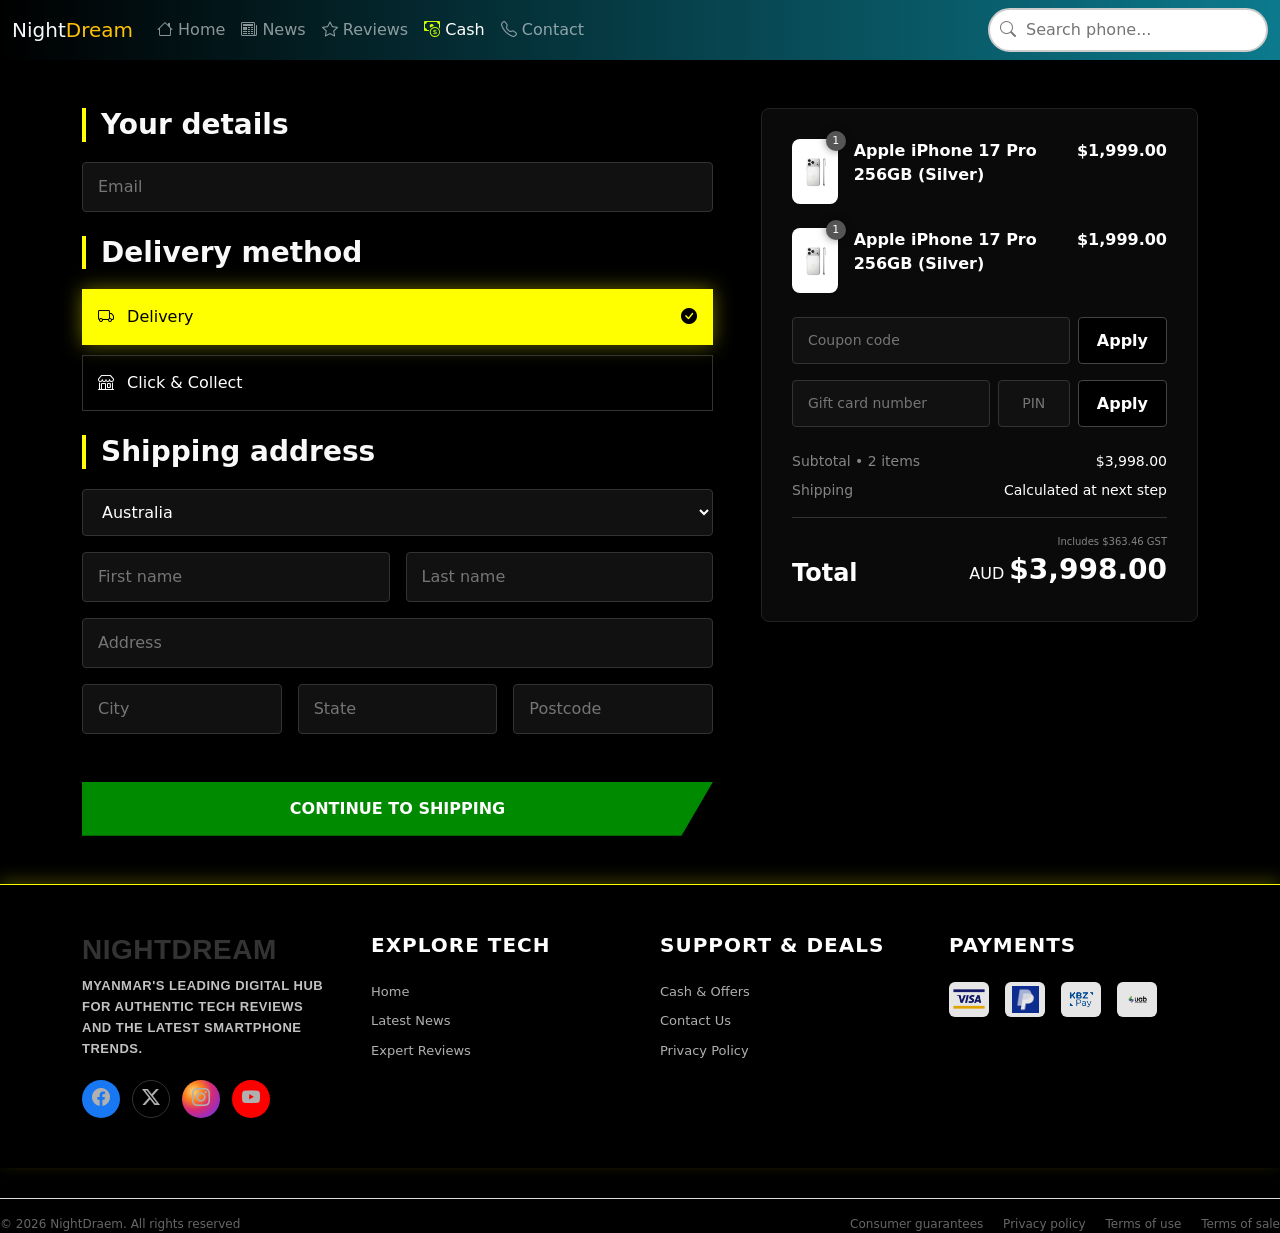
<file: Cash.html>
<!DOCTYPE html>
<html lang="en">

<head>
    <meta charset="UTF-8">
    <meta name="viewport" content="width=device-width, initial-scale=1.0">
    <title>Document</title>
    <link rel="stylesheet" href="Style.css">
    <link rel="stylesheet" href="./Bootstrap/bootstrap.min.css">
    <link href="https://cdn.jsdelivr.net/npm/bootstrap-icons/font/bootstrap-icons.css" rel="stylesheet">
</head>

<body class="bg-black text-white">
    <!-- Slide -->
    <!-- Navbar -->
    <nav class="navbar navbar-expand-lg navbar-dark custom-nav">
        <div class="container-fluid">
            <a class="navbar-brand" href="#"><span class="text-light">Night</span><span
                    class="text-warning">Dream</span></a>
            <button class="navbar-toggler" type="button" data-bs-toggle="collapse"
                data-bs-target="#navbarSupportedContent" aria-controls="navbarSupportedContent" aria-expanded="false"
                aria-label="Toggle navigation">
                <span class="navbar-toggler-icon"></span>
            </button>
            <div class="collapse navbar-collapse" id="navbarSupportedContent">
                <ul class="navbar-nav me-auto mb-2 mb-lg-0">
                    <li class="nav-item">
                        <a class="nav-link" href="index.html">
                            <i class="bi bi-house"></i> Home
                        </a>
                    </li>

                    <li class="nav-item">
                        <a class="nav-link" href="News.html">
                            <i class="bi bi-newspaper"></i> News
                        </a>
                    </li>

                    <li class="nav-item">
                        <a class="nav-link" href="Reviews.html">
                            <i class="bi bi-star"></i> Reviews
                        </a>
                    </li>

                    <li class="nav-item">
                        <a class="nav-link active" href="Cash.html">
                            <i class="bi bi-cash-coin"></i> Cash
                        </a>
                    </li>

                    <li class="nav-item">
                        <a class="nav-link" href="Contact.html">
                            <i class="bi bi-telephone"></i> Contact
                        </a>
                    </li>
                </ul>
                <form class="search-form">
                    <i class="bi bi-search search-icon"></i>
                    <input type="search" placeholder="Search phone...">
                </form>
            </div>
        </div>
    </nav>
    <!-- Navbar -->
    <!-- Cash -->
    <div class="checkout-container bg-black py-5">
        <div class="container">
            <div class="row g-5">
                <div class="col-lg-7">
                    <section class="checkout-section">
                        <h4 class="section-title">Your details</h4>
                        <div class="input-glow-group mb-4">
                            <input type="email" placeholder="Email" class="jb-input">
                        </div>

                        <h4 class="section-title">Delivery method</h4>
                        <div class="delivery-options mb-4">
                            <label class="delivery-card active">
                                <input type="radio" name="delivery" checked>
                                <span class="d-flex justify-content-between w-100">
                                    <span><i class="bi bi-truck me-2"></i> Delivery</span>
                                    <i class="bi bi-check-circle-fill"></i>
                                </span>
                            </label>
                            <label class="delivery-card">
                                <input type="radio" name="delivery">
                                <span><i class="bi bi-shop me-2"></i> Click & Collect</span>
                            </label>
                        </div>

                        <h4 class="section-title">Shipping address</h4>
                        <div class="row g-3">
                            <div class="col-12"><select class="jb-input">
                                    <option>Australia</option>
                                </select></div>
                            <div class="col-md-6"><input type="text" placeholder="First name" class="jb-input"></div>
                            <div class="col-md-6"><input type="text" placeholder="Last name" class="jb-input"></div>
                            <div class="col-12"><input type="text" placeholder="Address" class="jb-input"></div>
                            <div class="col-md-4"><input type="text" placeholder="City" class="jb-input"></div>
                            <div class="col-md-4"><input type="text" placeholder="State" class="jb-input"></div>
                            <div class="col-md-4"><input type="text" placeholder="Postcode" class="jb-input"></div>
                        </div>

                        <button class="btn-continue mt-5">CONTINUE TO SHIPPING</button>
                    </section>
                </div>

                <div class="col-lg-5">
                    <div class="order-summary-card shadow-glow-box">
                        <div class="product-item-mini d-flex gap-3 mb-4">
                            <div class="thumb-wrapper">
                                <img src="./Image/Apple_iPhone_17_Pro_eSim_256GB_Silver_X_A-removebg-preview.png" alt="iPhone 17 Pro">
                                <span class="item-badge">1</span>
                            </div>
                            <div class="item-desc flex-grow-1">
                                <p class="mb-0 fw-bold">Apple iPhone 17 Pro 256GB (Silver)</p>
                            </div>
                            <div class="item-price fw-bold">$1,999.00</div>
                        </div>
                        <div class="product-item-mini d-flex gap-3 mb-4">
                            <div class="thumb-wrapper">
                                <img src="./Image/Apple_iPhone_17_Pro_eSim_256GB_Silver_X_A-removebg-preview.png" alt="iPhone 17 Pro">
                                <span class="item-badge">1</span>
                            </div>
                            <div class="item-desc flex-grow-1">
                                <p class="mb-0 fw-bold">Apple iPhone 17 Pro 256GB (Silver)</p>
                            </div>
                            <div class="item-price fw-bold">$1,999.00</div>
                        </div>

                        <div class="coupon-row d-flex gap-2 mb-3">
                            <input type="text" class="jb-input-neon" placeholder="Coupon code">
                            <button class="btn-neon-apply">Apply</button>
                        </div>

                        <div class="gift-pin-row d-flex gap-2 mb-4">
                            <div class="flex-grow-1">
                                <input type="text" class="jb-input-neon" placeholder="Gift card number">
                            </div>
                            <div style="width: 75px;">
                                <input type="text" class="jb-input-neon text-center" placeholder="PIN">
                            </div>
                            <button class="btn-neon-apply">Apply</button>
                        </div>

                        <div class="price-breakdown text-white-50">
                            <div class="d-flex justify-content-between mb-2 small">
                                <span>Subtotal • 2 items</span>
                                <span class="text-white">$3,998.00</span>
                            </div>
                            <div class="d-flex justify-content-between mb-3 small">
                                <span>Shipping</span>
                                <span class="text-white">Calculated at next step</span>
                            </div>
                            <div class="total-display d-flex justify-content-between align-items-end pt-3">
                                <span class="fs-4 fw-bold text-white">Total</span>
                                <div class="text-end">
                                    <small class="text-white-50 d-block" style="font-size: 10px;">Includes $363.46
                                        GST</small>
                                    <span class="total-amt">AUD <strong class="fs-3">$3,998.00</strong></span>
                                </div>
                            </div>
                        </div>
                    </div>
                </div>
            </div>
        </div>
    </div>
    <!-- Cash -->
    <!-- Footer -->
    <footer class="site-footer bg-black text-white py-5">
        <div class="container">
            <div class="row g-4">
                <div class="footer-top d-flex justify-content-between flex-wrap">

                    <div class="footer-col brand">
                        <h2 class="logo">NIGHTDREAM</h2>
                        <p class="brand-desc">
                            Myanmar's leading digital hub for authentic tech reviews and the latest smartphone trends.
                        </p>

                        <div class="social mt-3">
                            <a href="#" class="fb"><i class="bi bi-facebook"></i></a>
                            <a href="#" class="x"><i class="bi bi-twitter-x"></i></a>
                            <a href="#" class="ig"><i class="bi bi-instagram"></i></a>
                            <a href="#" class="yt"><i class="bi bi-youtube"></i></a>
                        </div>
                    </div>
                    <div class="footer-col">
                        <h5>Explore Tech</h5>
                        <ul class="footer-links list-unstyled">
                            <li><a href="index.html">Home</a></li>
                            <li><a href="News.html">Latest News</a></li>
                            <li><a href="Reviews.html">Expert Reviews</a></li>
                        </ul>
                    </div>

                    <div class="footer-col">
                        <h5>Support & Deals</h5>
                        <ul class="footer-links list-unstyled">
                            <li><a href="Cash.html">Cash & Offers</a></li>
                            <li><a href="Contact.html">Contact Us</a></li>
                            <li><a href="Privacy.html">Privacy Policy</a></li>
                        </ul>
                    </div>

                    <div class="footer-col payments">
                        <h5>Payments</h5>
                        <div class="d-flex flex-wrap gap-2">
                            <img src="./Image/Fooder/Visa.svg.png" alt="Visa">
                            <img src="./Image/Fooder/unnamed.webp" alt="KPay">
                            <img src="./Image/Fooder/logo.2e441aa2.png" alt="Wave">
                            <img src="./Image/Fooder/Updated_logo_of_uab_Bank.jpg" alt="uab">
                        </div>
                    </div>
                </div>
            </div>
    </footer>
    <!-- BOTTOM BAR -->
    <div class="footer-bottom">
        <span>© 2026 NightDraem. All rights reserved</span>
        <div class="links">
            <a href="#">Consumer guarantees</a>
            <a href="#">Privacy policy</a>
            <a href="#">Terms of use</a>
            <a href="#">Terms of sale</a>
        </div>
    </div>
    </footer>

    <!-- Footer -->
    <script src="https://cdn.jsdelivr.net/npm/bootstrap@5.3.2/dist/js/bootstrap.bundle.min.js"></script>
</body>

</html>
</file>
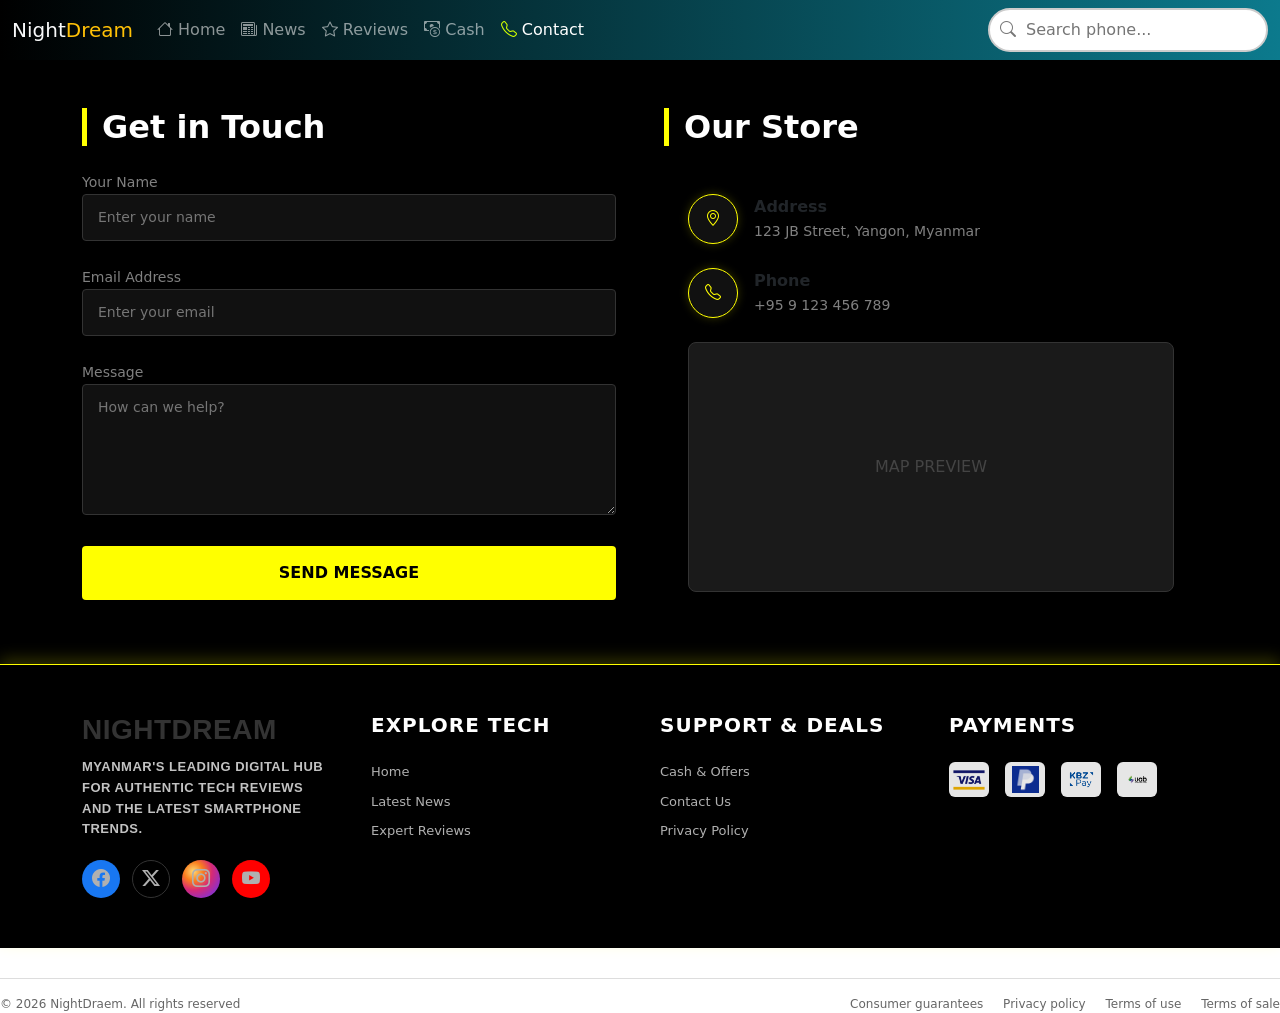
<file: Contact.html>
<!DOCTYPE html>
<html lang="en">

<head>
    <meta charset="UTF-8">
    <meta name="viewport" content="width=device-width, initial-scale=1.0">
    <title>Project</title>
    <link rel="stylesheet" href="Style.css">
    <link rel="stylesheet" href="./Bootstrap/bootstrap.min.css">
    <link href="https://cdn.jsdelivr.net/npm/bootstrap-icons/font/bootstrap-icons.css" rel="stylesheet">
    <link href="https://fonts.googleapis.com/css2?family=Bebas+Neue&family=Kanit:wght@900&display=swap"
        rel="stylesheet">
    <link rel="stylesheet" href="https://cdnjs.cloudflare.com/ajax/libs/font-awesome/6.4.2/css/all.min.css">
</head>

<body>
    <!-- Navbar -->
    <nav class="navbar navbar-expand-lg navbar-dark custom-nav sticky-top">
        <div class="container-fluid">
            <a class="navbar-brand neon-brand" href="#">
                <span class="text-light">Night</span><span class="text-warning">Dream</span>
            </a>

            <button class="navbar-toggler" type="button" data-bs-toggle="collapse"
                data-bs-target="#navbarSupportedContent" aria-controls="navbarSupportedContent" aria-expanded="false"
                aria-label="Toggle navigation">
                <span class="navbar-toggler-icon"></span>
            </button>

            <div class="collapse navbar-collapse" id="navbarSupportedContent">
                <ul class="navbar-nav me-auto mb-2 mb-lg-0">
                    <li class="nav-item">
                        <a class="nav-link" href="index.html"><i class="bi bi-house"></i> Home</a>
                    </li>
                    <li class="nav-item">
                        <a class="nav-link" href="News.html"><i class="bi bi-newspaper"></i> News</a>
                    </li>
                    <li class="nav-item">
                        <a class="nav-link" href="Reviews.html"><i class="bi bi-star"></i> Reviews</a>
                    </li>
                    <li class="nav-item">
                        <a class="nav-link" href="Cash.html"><i class="bi bi-cash-coin"></i> Cash</a>
                    </li>
                    <li class="nav-item">
                        <a class="nav-link active" href="connect.html"><i class="bi bi-telephone"></i> Contact</a>
                    </li>
                </ul>

                <form class="search-form d-flex align-items-center">
                    <i class="bi bi-search search-icon"></i>
                    <input type="search" placeholder="Search phone...">
                </form>
            </div>
        </div>
    </nav>
    <!-- Navbar -->
    <div class="contact-wrapper bg-black py-5">
        <div class="container">
            <div class="row g-5">
                <div class="col-lg-6">
                    <h2 class="section-header mb-4">Get in Touch</h2>
                    <form class="contact-form">
                        <div class="mb-4">
                            <label class="small text-white-50">Your Name</label>
                            <input type="text" class="jb-input-neon" placeholder="Enter your name">
                        </div>
                        <div class="mb-4">
                            <label class="small text-white-50">Email Address</label>
                            <input type="email" class="jb-input-neon" placeholder="Enter your email">
                        </div>
                        <div class="mb-4">
                            <label class="small text-white-50">Message</label>
                            <textarea class="jb-input-neon" rows="5" placeholder="How can we help?"></textarea>
                        </div>
                        <button type="button" class="btn-neon-send w-100">SEND MESSAGE</button>
                    </form>
                </div>

                <div class="col-lg-6">
                    <h2 class="section-header mb-4">Our Store</h2>
                    <div class="info-card shadow-glow-box p-4">
                        <div class="d-flex align-items-center gap-3 mb-4">
                            <div class="icon-box-neon"><i class="bi bi-geo-alt"></i></div>
                            <div>
                                <p class="mb-0 fw-bold">Address</p>
                                <small class="text-white-50">123 JB Street, Yangon, Myanmar</small>
                            </div>
                        </div>
                        <div class="d-flex align-items-center gap-3 mb-4">
                            <div class="icon-box-neon"><i class="bi bi-telephone"></i></div>
                            <div>
                                <p class="mb-0 fw-bold">Phone</p>
                                <small class="text-white-50">+95 9 123 456 789</small>
                            </div>
                        </div>
                        <div class="neon-map-box mt-4">
                            <div class="map-overlay">MAP PREVIEW</div>
                        </div>
                    </div>
                </div>
            </div>
        </div>
    </div>
    <!-- contact -->
    <!-- Footer -->
    <!-- Footer -->
  <footer class="site-footer bg-black text-white py-5">
    <div class="container">
      <div class="row g-4">
        <div class="footer-top d-flex justify-content-between flex-wrap">

          <div class="footer-col brand">
            <h2 class="logo">NIGHTDREAM</h2>
            <p class="brand-desc">
              Myanmar's leading digital hub for authentic tech reviews and the latest smartphone trends.
            </p>

            <div class="social mt-3">
              <a href="#" class="fb"><i class="bi bi-facebook"></i></a>
              <a href="#" class="x"><i class="bi bi-twitter-x"></i></a>
              <a href="#" class="ig"><i class="bi bi-instagram"></i></a>
              <a href="#" class="yt"><i class="bi bi-youtube"></i></a>
            </div>
          </div>
        <div class="footer-col">
          <h5>Explore Tech</h5>
          <ul class="footer-links list-unstyled">
            <li><a href="index.html">Home</a></li>
            <li><a href="News.html">Latest News</a></li>
            <li><a href="Reviews.html">Expert Reviews</a></li>
          </ul>
        </div>

        <div class="footer-col">
          <h5>Support & Deals</h5>
          <ul class="footer-links list-unstyled">
            <li><a href="Cash.html">Cash & Offers</a></li>
            <li><a href="Contact.html">Contact Us</a></li>
            <li><a href="Privacy.html">Privacy Policy</a></li>
          </ul>
        </div>

        <div class="footer-col payments">
          <h5>Payments</h5>
          <div class="d-flex flex-wrap gap-2">
            <img src="./Image/Fooder/Visa.svg.png" alt="Visa">
            <img src="./Image/Fooder/unnamed.webp" alt="KPay">
            <img src="./Image/Fooder/logo.2e441aa2.png" alt="Wave">
            <img src="./Image/Fooder/Updated_logo_of_uab_Bank.jpg" alt="uab">
          </div>
        </div>
      </div>
    </div>
  </footer>
  <!-- BOTTOM BAR -->
  <div class="footer-bottom">
    <span>© 2026 NightDraem. All rights reserved</span>
    <div class="links">
      <a href="#">Consumer guarantees</a>
      <a href="#">Privacy policy</a>
      <a href="#">Terms of use</a>
      <a href="#">Terms of sale</a>
    </div>
  </div>
  </footer>

  <!-- Footer -->
    <script src="https://cdn.jsdelivr.net/npm/bootstrap@5.3.2/dist/js/bootstrap.bundle.min.js"></script>
</body>

</html>
</file>
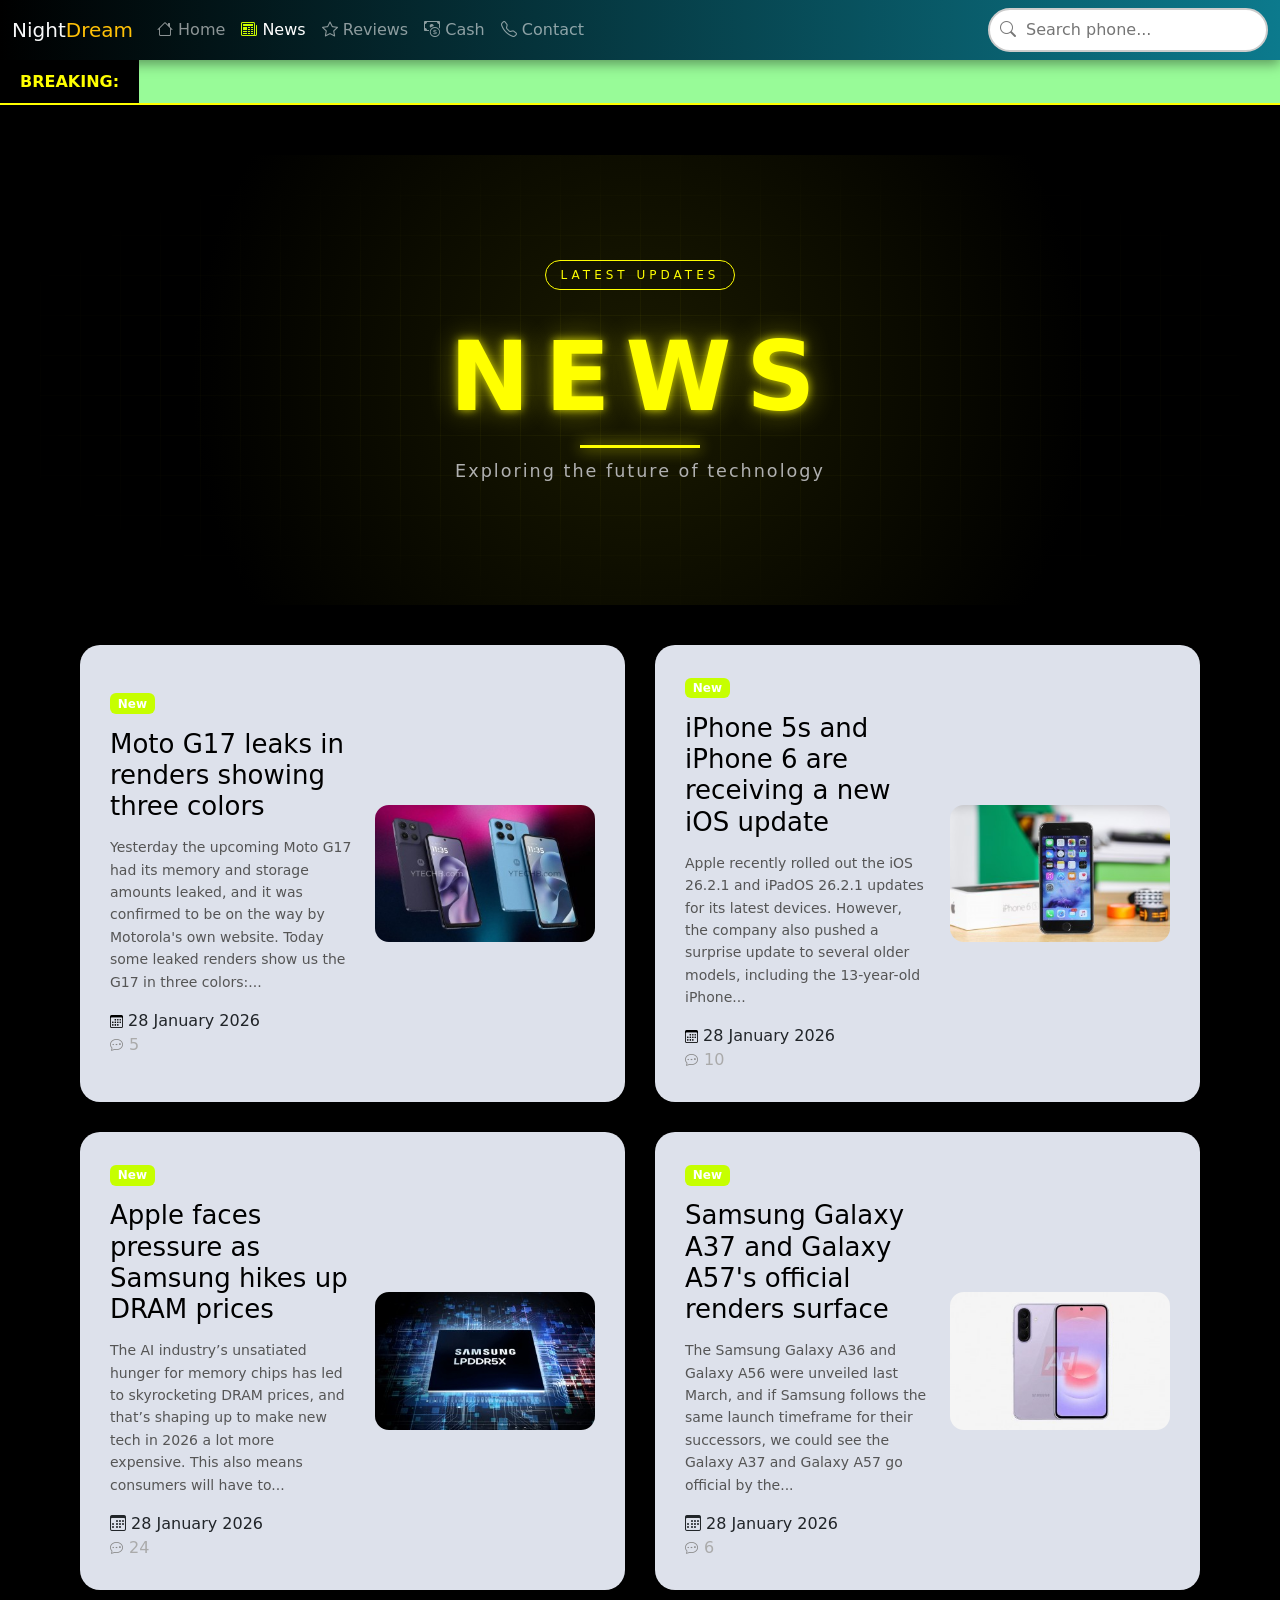
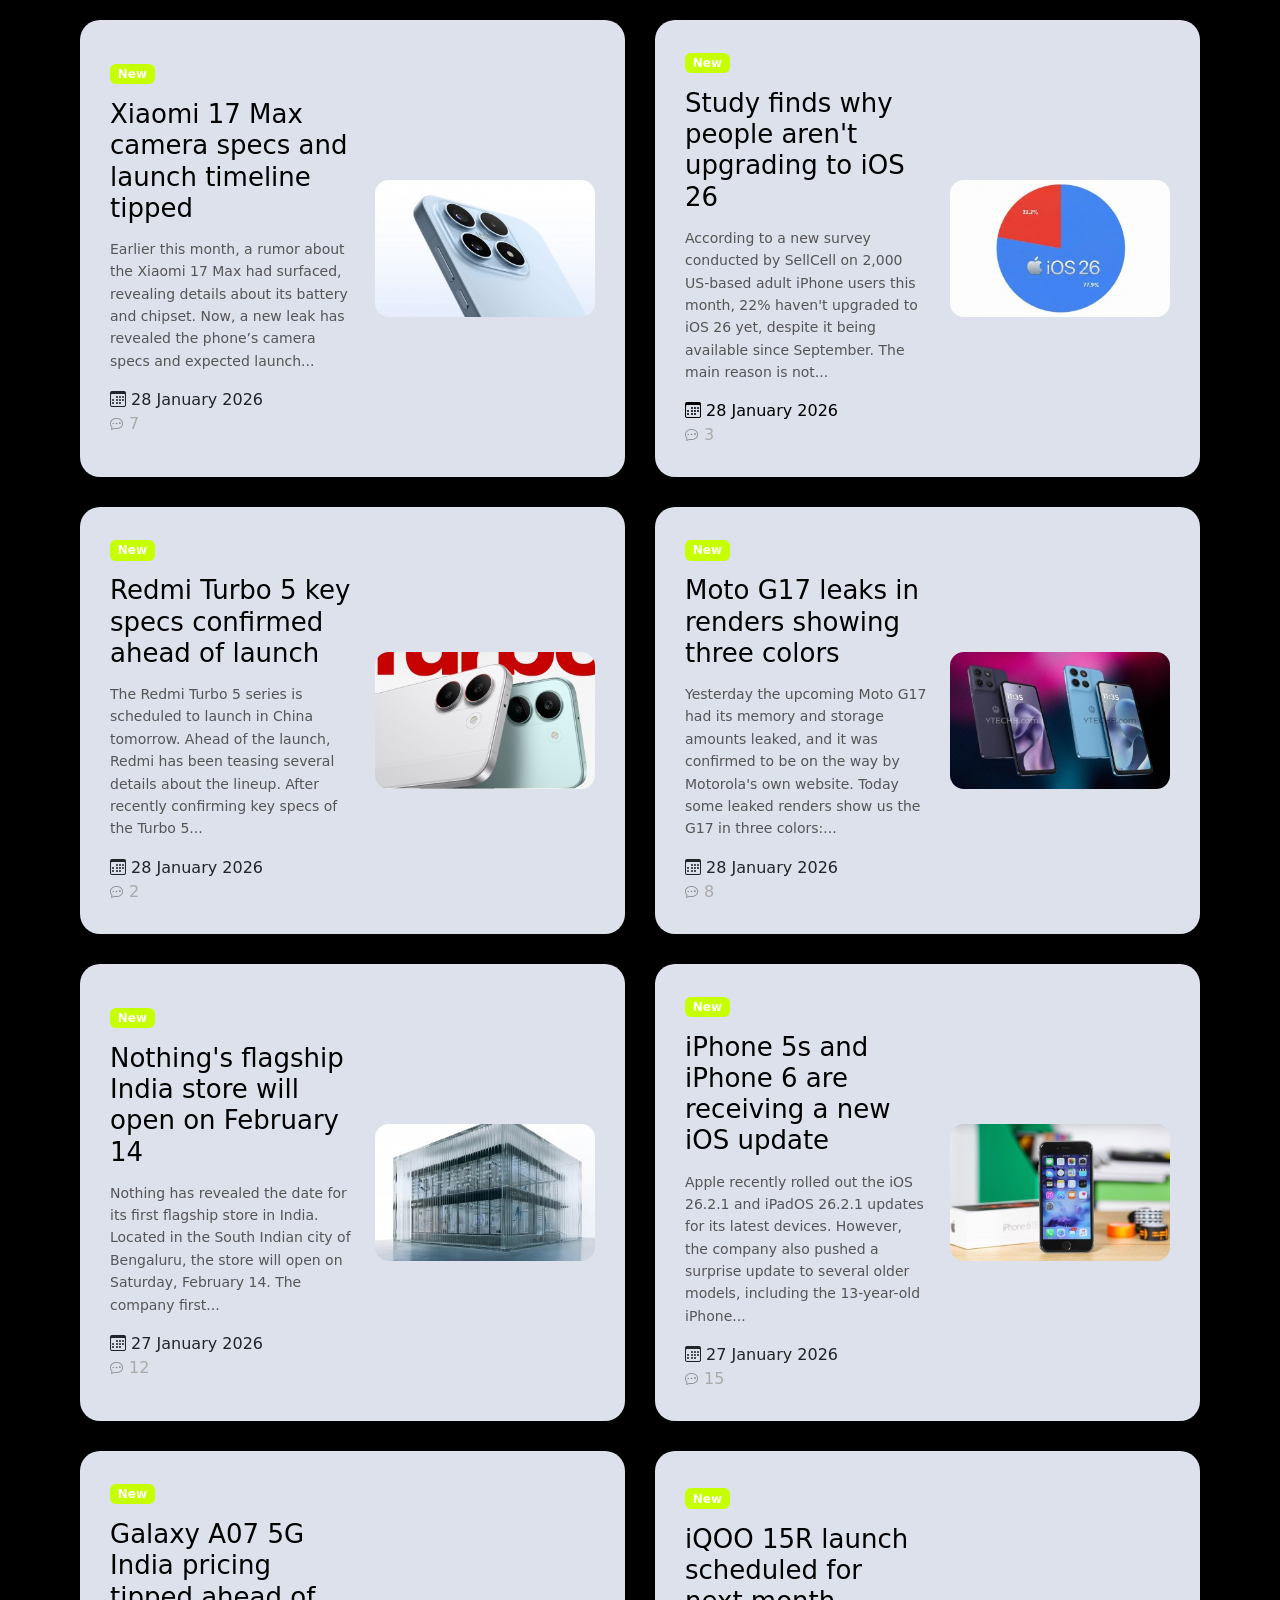
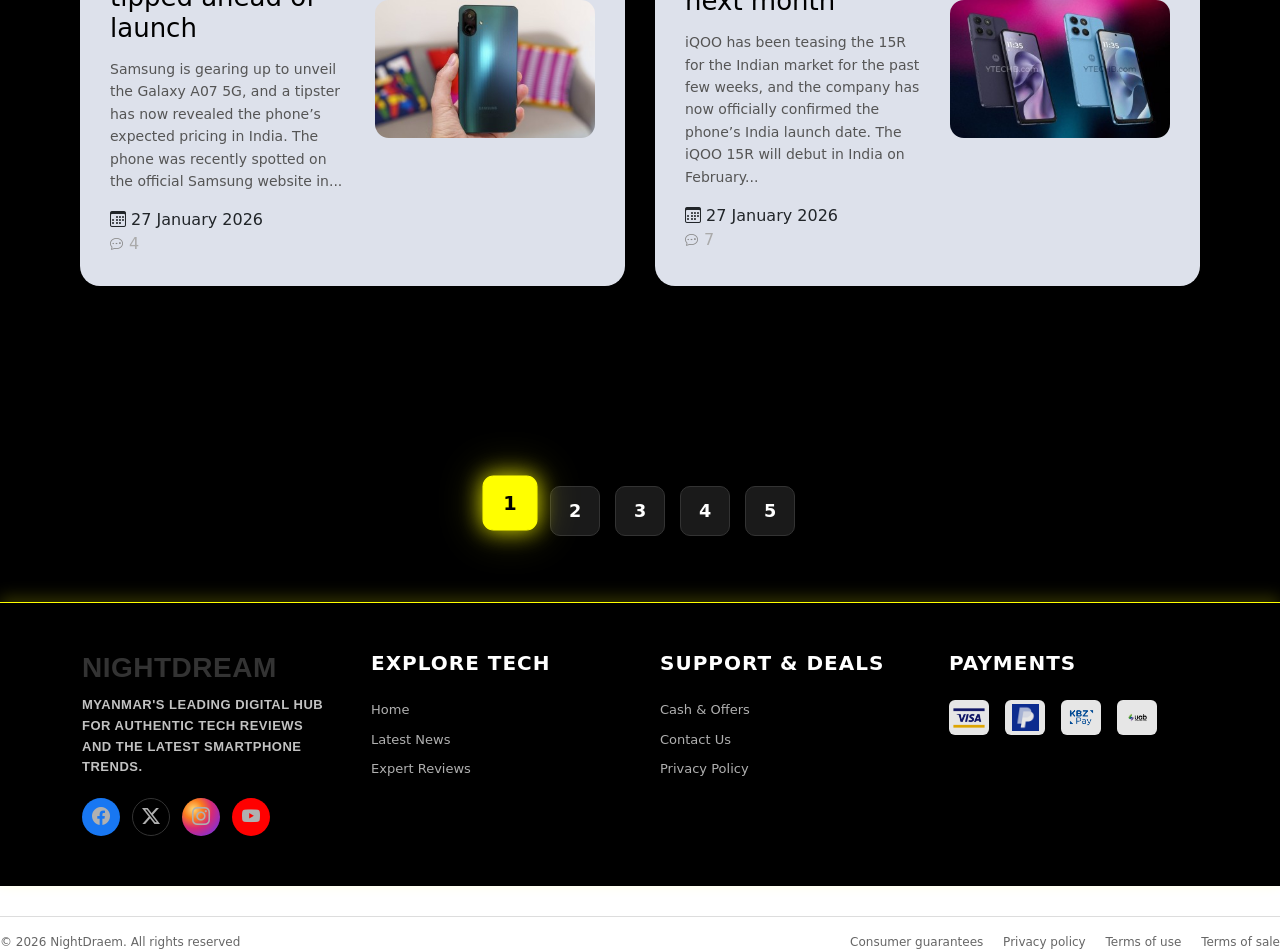
<file: News.html>
<!DOCTYPE html>
<html lang="en">

<head>
    <meta charset="UTF-8">
    <meta name="viewport" content="width=device-width, initial-scale=1.0">
    <title>Document</title>
    <link rel="stylesheet" href="Style.css">
    <link rel="stylesheet" href="./Bootstrap/bootstrap.min.css">
    <link href="https://cdn.jsdelivr.net/npm/bootstrap-icons/font/bootstrap-icons.css" rel="stylesheet">
</head>

<body>
    <!-- Slide -->
    <!-- Navbar -->
    <!-- Navbar -->
    <nav class="navbar navbar-expand-lg navbar-dark custom-nav sticky-top">
        <div class="container-fluid">
            <a class="navbar-brand neon-brand" href="#">
                <span class="text-light">Night</span><span class="text-warning">Dream</span>
            </a>

            <button class="navbar-toggler" type="button" data-bs-toggle="collapse"
                data-bs-target="#navbarSupportedContent" aria-controls="navbarSupportedContent" aria-expanded="false"
                aria-label="Toggle navigation">
                <span class="navbar-toggler-icon"></span>
            </button>

            <div class="collapse navbar-collapse" id="navbarSupportedContent">
                <ul class="navbar-nav me-auto mb-2 mb-lg-0">
                    <li class="nav-item">
                        <a class="nav-link" href="index.html"><i class="bi bi-house"></i> Home</a>
                    </li>
                    <li class="nav-item">
                        <a class="nav-link active" href="News.html"><i class="bi bi-newspaper"></i> News</a>
                    </li>
                    <li class="nav-item">
                        <a class="nav-link" href="Reviews.html"><i class="bi bi-star"></i> Reviews</a>
                    </li>
                    <li class="nav-item">
                        <a class="nav-link" href="Cash.html"><i class="bi bi-cash-coin"></i> Cash</a>
                    </li>
                    <li class="nav-item">
                        <a class="nav-link" href="Contact.html"><i class="bi bi-telephone"></i> Contact</a>
                    </li>
                </ul>

                <form class="search-form d-flex align-items-center">
                    <i class="bi bi-search search-icon"></i>
                    <input type="search" placeholder="Search phone...">
                </form>
            </div>
        </div>
    </nav>
    <!-- Navbar -->
    <!-- Photo Text -->
    <div class="breaking-news-container">
        <div class="ticker-label">BREAKING:</div>
        <div class="ticker-wrapper">
            <div class="ticker-content">
                <span>iPhone 17 Pro Max Leak: New Titanium Colors Revealed...</span>
                <span>Samsung Galaxy Z Fold 7 to feature thinner hinge...</span>
                <span>Google Pixel 10 specs leaked with Tensor G5 chip...</span>
            </div>
        </div>
    </div>
    <!-- 2 -->
    <section class="product-section">
        <!-- TOP HEADING -->
        <!-- Photo Text -->
        <section class="news-hero-modern">
            <div class="hero-bg-animate"></div>
            <div class="hero-grid-overlay"></div>
            <div class="hero-text">
                <span class="top-badge">Latest Updates</span>
                <h1 class="neon-title">News</h1>
                <div class="news-line"></div>
                <p class="hero-subtitle">Exploring the future of technology</p>
            </div>
        </section>
        <section class="card-wrapper">
            <div class="product-card animate">
                <div class="card-left">
                    <span class="badge">New</span>
                    <h2><a href="h2text.html" class="h2-link">Moto G17 leaks in renders showing three colors</a></h2>
                    <p>
                        Yesterday the upcoming Moto G17 had its memory and storage amounts leaked, and it was confirmed
                        to be on the way by Motorola's own website. Today some leaked renders show us the G17 in three
                        colors:...
                    </p>
                    <div class="meta-row">
                        <span class="meta-date">
                            <i class="bi bi-calendar3"></i> 28 January 2026
                        </span>
                        <a href="#comments" class="meta-link">
                            <i class="bi bi-chat-dots"></i> 5
                        </a>
                    </div>
                </div>
                <div class="card-right">
                    <img src="./News Photo/gsmarena_000.jpg" alt="">
                </div>
            </div>
            <!-- c2 -->
            <div class="product-card animate delay-1">
                <div class="card-left">
                    <span class="badge">New</span>
                    <h2><a href="h2text.html" class="h2-link">iPhone 5s and iPhone 6 are receiving a new iOS update</a>
                    </h2>
                    <p>
                        Apple recently rolled out the iOS 26.2.1 and iPadOS 26.2.1 updates for its latest devices.
                        However, the company also pushed a surprise update to several older models, including the
                        13-year-old iPhone...
                    </p>
                    <div class="meta-row">
                        <span class="meta-date">
                            <i class="bi bi-calendar3"></i> 28 January 2026
                        </span>
                        <a href="#comments" class="meta-link">
                            <i class="bi bi-chat-dots"></i> 10
                        </a>
                    </div>
                </div>
                <div class="card-right">
                    <img src="./News Photo/gsmarena_000 (1).jpg" alt="">
                </div>
            </div>
            <!-- c3 -->
            <div class="product-card animate">
                <div class="card-left">
                    <span class="meta-date">
                        <span class="badge">New</span>
                    </span>
                    <h2><a href="h2text.html" class="h2-link">Apple faces pressure as Samsung hikes up DRAM prices</a>
                    </h2>
                    <p>
                        The AI industry’s unsatiated hunger for memory chips has led to skyrocketing DRAM prices, and
                        that’s shaping up to make new tech in 2026 a lot more expensive. This also means consumers will
                        have to...
                    </p>
                    <div class="meta-row">
                        <i class="bi bi-calendar3"></i> 28 January 2026
                        <a href="#comments" class="meta-link">
                            <i class="bi bi-chat-dots"></i> 24
                        </a>
                    </div>
                </div>
                <div class="card-right">
                    <img src="./News Photo/gsmarena_000 (5).jpg" alt="">
                </div>
            </div>
            <!-- c4 -->
            <div class="product-card animate">
                <div class="card-left">
                    <span class="meta-date">
                        <span class="badge">New</span>
                    </span>
                    <h2><a href="h2text.html" class="h2-link">Samsung Galaxy A37 and Galaxy A57's official renders
                            surface</a></h2>
                    <p>
                        The Samsung Galaxy A36 and Galaxy A56 were unveiled last March, and if Samsung follows the same
                        launch timeframe for their successors, we could see the Galaxy A37 and Galaxy A57 go official by
                        the...
                    </p>
                    <div class="meta-row">
                        <i class="bi bi-calendar3"></i> 28 January 2026
                        <a href="#comments" class="meta-link">
                            <i class="bi bi-chat-dots"></i> 6
                        </a>
                    </div>
                </div>
                <div class="card-right">
                    <img src="./News Photo/gsmarena_001.jpg" alt="">
                </div>
            </div>
            <!-- c5 -->
            <div class="product-card animate">
                <div class="card-left">
                    <span class="meta-date">
                        <span class="badge">New</span>
                    </span>
                    <h2><a href="h2text.html" class="h2-link">Xiaomi 17 Max camera specs and launch timeline tipped</a>
                    </h2>
                    <p>
                        Earlier this month, a rumor about the Xiaomi 17 Max had surfaced, revealing details about its
                        battery and chipset. Now, a new leak has revealed the phone’s camera specs and expected
                        launch...
                    </p>
                    <div class="meta-row">
                        <i class="bi bi-calendar3"></i> 28 January 2026
                        <a href="#comments" class="meta-link">
                            <i class="bi bi-chat-dots"></i> 7
                        </a>
                    </div>
                </div>
                <div class="card-right">
                    <img src="./News Photo/gsmarena_000 (4).jpg" alt="">
                </div>
            </div>
            <!-- c6 -->
            <div class="product-card animate delay-1">
                <div class="card-left">
                    <span class="meta-date">
                        <span class="badge">New</span>
                    </span>
                    <h2><a href="h2text.html" class="h2-link">Study finds why people aren't upgrading to iOS 26</h2>
                    <p>
                        According to a new survey conducted by SellCell on 2,000 US-based adult iPhone users this month,
                        22% haven't upgraded to iOS 26 yet, despite it being available since September. The main reason
                        is not...
                    </p>
                    <div class="meta-row">
                        <i class="bi bi-calendar3"></i> 28 January 2026
                        <a href="#comments" class="meta-link">
                            <i class="bi bi-chat-dots"></i> 3
                        </a>
                    </div>
                </div>
                <div class="card-right">
                    <img src="./News Photo/gsmarena_000 (6).jpg" alt="">
                </div>
            </div>
            <!-- c7 -->
            <div class="product-card animate delay-1">
                <div class="card-left">
                    <span class="meta-date">
                        <span class="badge">New</span>
                    </span>
                    <h2><a href="h2text.html" class="h2-link">Redmi Turbo 5 key specs confirmed ahead of launch</a></h2>
                    <p>
                        The Redmi Turbo 5 series is scheduled to launch in China tomorrow. Ahead of the launch, Redmi
                        has been teasing several details about the lineup. After recently confirming key specs of the
                        Turbo 5...
                    </p>
                    <div class="meta-row">
                        <i class="bi bi-calendar3"></i> 28 January 2026
                        <a href="#comments" class="meta-link">
                            <i class="bi bi-chat-dots"></i> 2
                        </a>
                    </div>
                </div>
                <div class="card-right">
                    <img src="./News Photo/gsmarena_000 (7).jpg" alt="">
                </div>
            </div>
            <!-- c8 -->
            <div class="product-card animate delay-1">
                <div class="card-left">
                    <span class="meta-date">
                        <span class="badge">New</span>
                    </span>
                    <h2><a href="h2text.html" class="h2-link">Moto G17 leaks in renders showing three colors</a></h2>
                    <p>
                        Yesterday the upcoming Moto G17 had its memory and storage amounts leaked, and it was confirmed
                        to be on the way by Motorola's own website. Today some leaked renders show us the G17 in three
                        colors:...
                    </p>
                    <div class="meta-row">
                        <i class="bi bi-calendar3"></i> 28 January 2026
                        <a href="#comments" class="meta-link">
                            <i class="bi bi-chat-dots"></i> 8
                        </a>
                    </div>
                </div>
                <div class="card-right">
                    <img src="./News Photo/gsmarena_000 (8).jpg" alt="">
                </div>
            </div>
            <!-- c9 -->
            <div class="product-card animate delay-1">
                <div class="card-left">
                    <span class="meta-date">
                        <span class="badge">New</span>
                    </span>
                    <h2><a href="h2text.html" class="h2-link">Nothing's flagship India store will open on February
                            14</a></h2>
                    <p>
                        Nothing has revealed the date for its first flagship store in India. Located in the South Indian
                        city of Bengaluru, the store will open on Saturday, February 14. The company first...
                    </p>
                    <div class="meta-row">
                        <i class="bi bi-calendar3"></i> 27 January 2026
                        <a href="#comments" class="meta-link">
                            <i class="bi bi-chat-dots"></i> 12
                        </a>
                    </div>
                </div>
                <div class="card-right">
                    <img src="./News Photo/gsmarena_000 (9).jpg" alt="">
                </div>
            </div>
            <!-- c10 -->
            <div class="product-card animate delay-1">
                <div class="card-left">
                    <span class="meta-date">
                        <span class="badge">New</span>
                    </span>
                    <h2><a href="h2text.html" class="h2-link">iPhone 5s and iPhone 6 are receiving a new iOS update</a>
                    </h2>
                    <p>
                        Apple recently rolled out the iOS 26.2.1 and iPadOS 26.2.1 updates for its latest devices.
                        However, the company also pushed a surprise update to several older models, including the
                        13-year-old iPhone...
                    </p>
                    <div class="meta-row">
                        <i class="bi bi-calendar3"></i> 27 January 2026
                        <a href="#comments" class="meta-link">
                            <i class="bi bi-chat-dots"></i> 15
                        </a>
                    </div>
                </div>
                <div class="card-right">
                    <img src="./News Photo/gsmarena_000 (10).jpg" alt="">
                </div>
            </div>
            <!-- c11 -->
            <div class="product-card animate delay-1">
                <div class="card-left">
                    <span class="meta-date">
                        <span class="badge">New</span>
                    </span>
                    <h2><a href="h2text.html" class="h2-link">Galaxy A07 5G India pricing tipped ahead of launch</a>
                    </h2>
                    <p>
                        Samsung is gearing up to unveil the Galaxy A07 5G, and a tipster has now revealed the phone’s
                        expected pricing in India. The phone was recently spotted on the official Samsung website in...
                    </p>
                    <div class="meta-row">
                        <i class="bi bi-calendar3"></i> 27 January 2026
                        <a href="#comments" class="meta-link">
                            <i class="bi bi-chat-dots"></i> 4
                        </a>
                    </div>
                </div>
                <div class="card-right">
                    <img src="./News Photo/gsmarena_000 (11).jpg" alt="">
                </div>
            </div>
            <!-- c12 -->
            <div class="product-card animate delay-1">
                <div class="card-left">
                    <span class="meta-date">
                        <span class="badge">New</span>
                    </span>
                    <h2><a href="h2text.html" class="h2-link">iQOO 15R launch scheduled for next month</a></h2>
                    <p>
                        iQOO has been teasing the 15R for the Indian market for the past few weeks, and the company has
                        now officially confirmed the phone’s India launch date. The iQOO 15R will debut in India on
                        February...
                    </p>
                    <div class="meta-row">
                        <i class="bi bi-calendar3"></i> 27 January 2026
                        <a href="#comments" class="meta-link">
                            <i class="bi bi-chat-dots"></i> 7
                        </a>
                    </div>
                </div>
                <div class="card-right">
                    <img src="./News Photo/gsmarena_000 (8).jpg" alt="">
                </div>
            </div>
        </section>
    </section>
    <div class="pagination-section">
        <div class="container d-flex justify-content-center">
            <nav>
                <ul class="jb-pagination">
                    <li><a href="News.html" class="page-btn active">1</a></li>
                    <li><a href="News2.html" class="page-btn">2</a></li>
                    <li><a href="News3.html" class="page-btn">3</a></li>
                    <li><a href="News4.html" class="page-btn">4</a></li>
                    <li><a href="News5.html" class="page-btn">5</a></li>
                </ul>
            </nav>
        </div>
    </div>
    <!-- Footer -->
    <footer class="site-footer bg-black text-white py-5">
        <div class="container">
            <div class="row g-4">
                <div class="footer-top d-flex justify-content-between flex-wrap">

                    <div class="footer-col brand">
                        <h2 class="logo">NIGHTDREAM</h2>
                        <p class="brand-desc">
                            Myanmar's leading digital hub for authentic tech reviews and the latest smartphone trends.
                        </p>

                        <div class="social mt-3">
                            <a href="#" class="fb"><i class="bi bi-facebook"></i></a>
                            <a href="#" class="x"><i class="bi bi-twitter-x"></i></a>
                            <a href="#" class="ig"><i class="bi bi-instagram"></i></a>
                            <a href="#" class="yt"><i class="bi bi-youtube"></i></a>
                        </div>
                    </div>
                    <div class="footer-col">
                        <h5>Explore Tech</h5>
                        <ul class="footer-links list-unstyled">
                            <li><a href="index.html">Home</a></li>
                            <li><a href="News.html">Latest News</a></li>
                            <li><a href="Reviews.html">Expert Reviews</a></li>
                        </ul>
                    </div>

                    <div class="footer-col">
                        <h5>Support & Deals</h5>
                        <ul class="footer-links list-unstyled">
                            <li><a href="Cash.html">Cash & Offers</a></li>
                            <li><a href="Contact.html">Contact Us</a></li>
                            <li><a href="Privacy.html">Privacy Policy</a></li>
                        </ul>
                    </div>

                    <div class="footer-col payments">
                        <h5>Payments</h5>
                        <div class="d-flex flex-wrap gap-2">
                            <img src="./Image/Fooder/Visa.svg.png" alt="Visa">
                            <img src="./Image/Fooder/unnamed.webp" alt="KPay">
                            <img src="./Image/Fooder/logo.2e441aa2.png" alt="Wave">
                            <img src="./Image/Fooder/Updated_logo_of_uab_Bank.jpg" alt="uab">
                        </div>
                    </div>
                </div>
            </div>
    </footer>
    <!-- BOTTOM BAR -->
    <div class="footer-bottom">
        <span>© 2026 NightDraem. All rights reserved</span>
        <div class="links">
            <a href="#">Consumer guarantees</a>
            <a href="Privacy.html">Privacy policy</a>
            <a href="#">Terms of use</a>
            <a href="#">Terms of sale</a>
        </div>
    </div>
    </footer>

    <!-- Footer -->
    <script src="https://cdn.jsdelivr.net/npm/bootstrap@5.3.2/dist/js/bootstrap.bundle.min.js"></script>
</body>

</html>
</file>
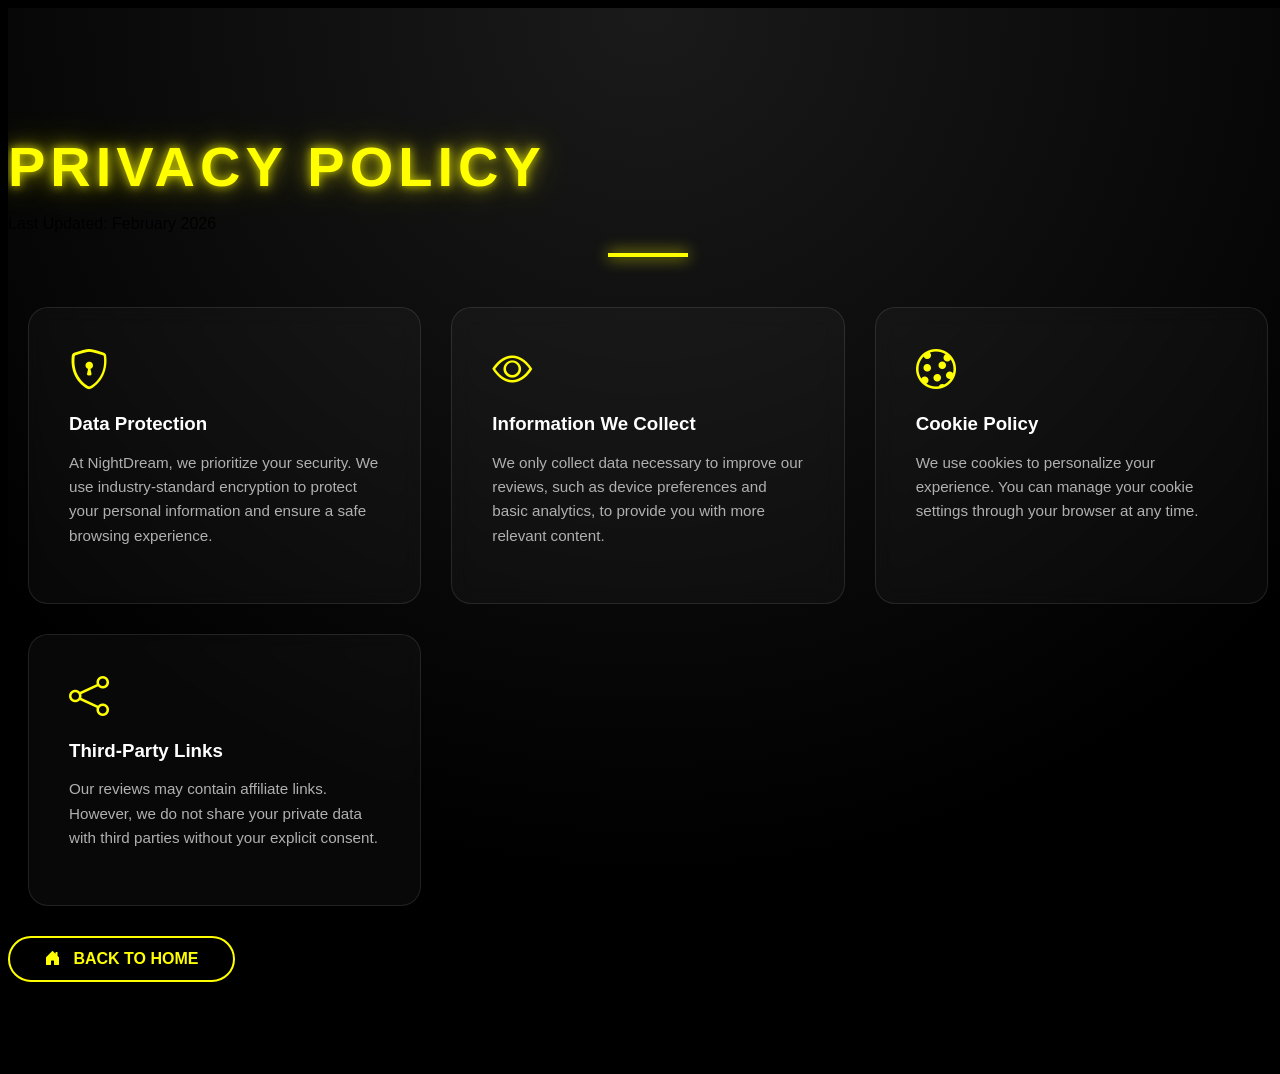
<file: Privacy.html>
<!DOCTYPE html>
<html lang="en">

<head>
    <meta charset="UTF-8">
    <meta name="viewport" content="width=device-width, initial-scale=1.0">
    <title>Privacy Policy | NightDream</title>
    <link href="https://fonts.googleapis.com/css2?family=Inter:wght@300;500;700&display=swap" rel="stylesheet">
    <link rel="stylesheet" href="https://cdn.jsdelivr.net/npm/bootstrap-icons@1.11.3/font/bootstrap-icons.min.css">
    <link rel="stylesheet" href="Style.css">
</head>

<body>

    <section class="privacy-section">
        <div class="container">
            <div class="privacy-header text-center">
                <h1 class="neon-text">Privacy Policy</h1>
                <p>Last Updated: February 2026</p>
                <div class="title-line"></div>
            </div>

            <div class="privacy-grid">

                <div class="policy-card glass">
                    <div class="icon-box"><i class="bi bi-shield-lock"></i></div>
                    <h3>Data Protection</h3>
                    <p>At NightDream, we prioritize your security. We use industry-standard encryption to protect your
                        personal information and ensure a safe browsing experience.</p>
                </div>

                <div class="policy-card glass">
                    <div class="icon-box"><i class="bi bi-eye"></i></div>
                    <h3>Information We Collect</h3>
                    <p>We only collect data necessary to improve our reviews, such as device preferences and basic
                        analytics, to provide you with more relevant content.</p>
                </div>

                <div class="policy-card glass">
                    <div class="icon-box"><i class="bi bi-cookie"></i></div>
                    <h3>Cookie Policy</h3>
                    <p>We use cookies to personalize your experience. You can manage your cookie settings through your
                        browser at any time.</p>
                </div>

                <div class="policy-card glass">
                    <div class="icon-box"><i class="bi bi-share"></i></div>
                    <h3>Third-Party Links</h3>
                    <p>Our reviews may contain affiliate links. However, we do not share your private data with third
                        parties without your explicit consent.</p>
                </div>

            </div>
            <div class="text-center mt-5">
                <a href="index.html" class="btn-back-home">
                    <i class="bi bi-house-door-fill"></i> Back to Home
                </a>
            </div>
        </div>
    </section>

</body>

</html>
</file>
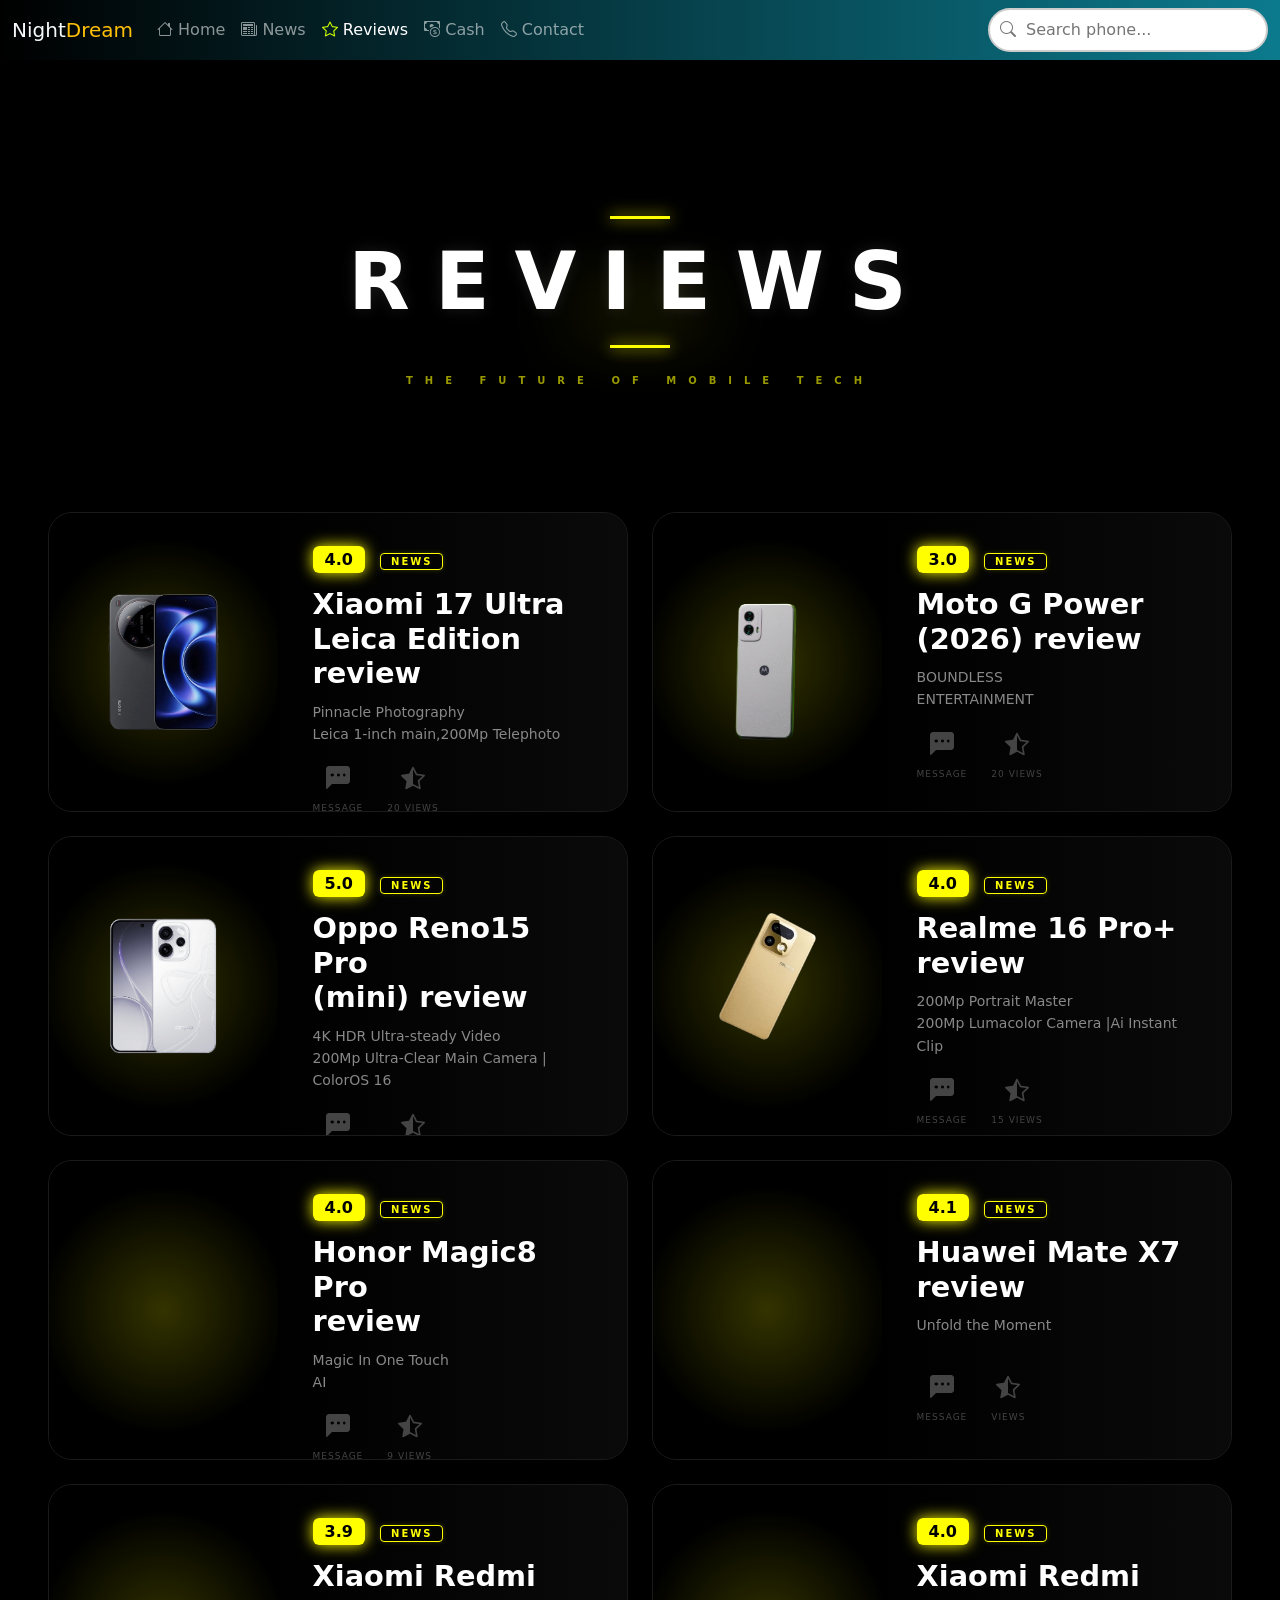
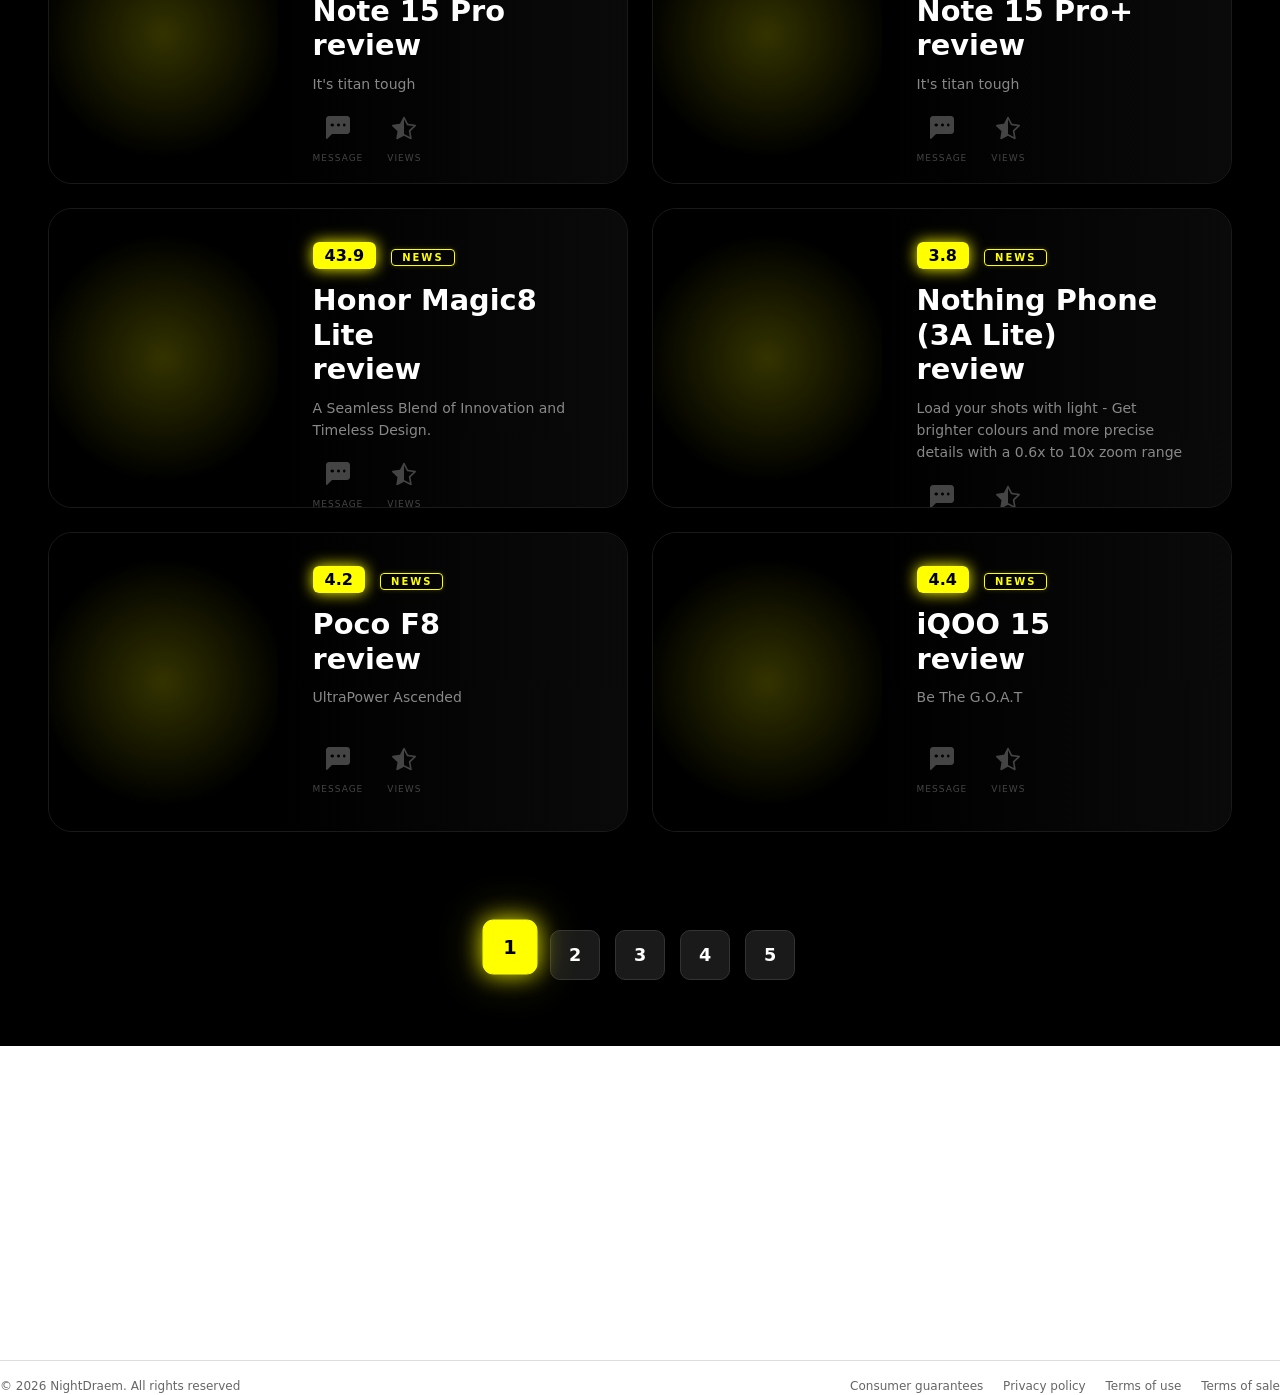
<file: Reviews.html>
<!DOCTYPE html>
<html lang="en">

<head>
  <meta charset="UTF-8">
  <meta name="viewport" content="width=device-width, initial-scale=1.0">
  <title>Project</title>
  <link rel="stylesheet" href="Style.css">
  <link rel="stylesheet" href="./Bootstrap/bootstrap.min.css">
  <link href="https://cdn.jsdelivr.net/npm/bootstrap-icons/font/bootstrap-icons.css" rel="stylesheet">

</head>

<body>
  <!-- Navbar -->
  <nav class="navbar navbar-expand-lg navbar-dark custom-nav sticky-top">
    <div class="container-fluid">
      <a class="navbar-brand neon-brand" href="#">
        <span class="text-light">Night</span><span class="text-warning">Dream</span>
      </a>

      <button class="navbar-toggler" type="button" data-bs-toggle="collapse" data-bs-target="#navbarSupportedContent"
        aria-controls="navbarSupportedContent" aria-expanded="false" aria-label="Toggle navigation">
        <span class="navbar-toggler-icon"></span>
      </button>

      <div class="collapse navbar-collapse" id="navbarSupportedContent">
        <ul class="navbar-nav me-auto mb-2 mb-lg-0">
          <li class="nav-item">
            <a class="nav-link" href="index.html"><i class="bi bi-house"></i> Home</a>
          </li>
          <li class="nav-item">
            <a class="nav-link" href="News.html"><i class="bi bi-newspaper"></i> News</a>
          </li>
          <li class="nav-item">
            <a class="nav-link active" href="reviews.html"><i class="bi bi-star"></i> Reviews</a>
          </li>
          <li class="nav-item">
            <a class="nav-link" href="Cash.html"><i class="bi bi-cash-coin"></i> Cash</a>
          </li>
          <li class="nav-item">
            <a class="nav-link" href="Contact.html"><i class="bi bi-telephone"></i> Contact</a>
          </li>
        </ul>

        <form class="search-form d-flex align-items-center">
          <i class="bi bi-search search-icon"></i>
          <input type="search" placeholder="Search phone...">
        </form>
      </div>
    </div>
  </nav>
  <!-- Navbar -->
  <!-- Reviews1 -->
  <section class="review-section bg-black py-5">
    <div class="container-fluid px-md-5">
      <div class="container text-center py-5">
        <div class="reviews-header-container">
          <div class="header-glow-orb"></div>

          <div class="reviews-title-wrapper">
            <span class="title-top-line"></span>
            <h1 class="minimal-reviews-title">REVIEWS</h1>
            <span class="title-bottom-line"></span>
          </div>

          <p class="header-subtitle">THE FUTURE OF MOBILE TECH</p>
        </div>
      </div>

      <div class="row g-4">
        <div class="col-lg-6">
          <a href="Reviews.html" class="card-anchor">
            <div class="full-review-card">
              <div class="card-image-part">
                <div class="neon-portal-bg"></div>
                <img src="./Image/s-l1600_3-removebg-preview.png" class="main-phone-img" alt="Phone">
              </div>

              <div class="card-info-part">
                <div class="top-meta">
                  <span class="score-badge">4.0</span>
                  <span class="category-tag">NEWS</span>
                </div>
                <h3 class="phone-title">Xiaomi 17 Ultra<br>Leica Edition review</h3>
                <p class="phone-summary">Pinnacle Photography<br>Leica 1-inch main,200Mp Telephoto</p>

                <div class="card-icons-row d-flex gap-4 mt-auto">
                  <div class="mini-icon-box">
                    <i class="bi bi-chat-left-dots-fill"></i>
                    <span>Message</span>
                  </div>
                  <div class="mini-icon-box">
                    <i class="bi bi-star-half"></i>
                    <span>20 Views</span>
                  </div>
                </div>
              </div>
            </div>
          </a>
        </div>

        <div class="col-lg-6">
          <a href="Reviews.html" class="card-anchor">
            <div class="full-review-card secondary-neon">
              <div class="card-image-part">
                <div class="neon-portal-bg"></div>
                <img src="./Image/moto-g-power-5g-7812-removebg-preview.png" class="main-phone-img" alt="Phone">
              </div>
              <div class="card-info-part">
                <div class="top-meta">
                  <span class="score-badge">3.0</span>
                  <span class="category-tag">NEWS</span>
                </div>
                <h3 class="phone-title">Moto G Power<br>(2026) review</h3>
                <p class="phone-summary">BOUNDLESS<br>ENTERTAINMENT</p>
                <div class="card-icons-row d-flex gap-4 mt-auto">
                  <div class="mini-icon-box">
                    <i class="bi bi-chat-left-dots-fill"></i>
                    <span>Message</span>
                  </div>
                  <div class="mini-icon-box">
                    <i class="bi bi-star-half"></i>
                    <span>20 Views</span>
                  </div>
                </div>
              </div>
            </div>
          </a>
        </div>

        <div class="col-lg-6">
          <a href="Reviews.html" class="card-anchor">
            <div class="full-review-card secondary-neon">
              <div class="card-image-part">
                <div class="neon-portal-bg"></div>
                <img src="./Image/440-440-white.png" class="main-phone-img" alt="Phone">
              </div>
              <div class="card-info-part">
                <div class="top-meta">
                  <span class="score-badge">5.0</span>
                  <span class="category-tag">NEWS</span>
                </div>
                <h3 class="phone-title">Oppo Reno15 Pro<br>(mini) review</h3>
                <p class="phone-summary"> 4K HDR Ultra-steady Video<br>200Mp Ultra-Clear Main Camera | ColorOS 16</p>
                <div class="card-icons-row d-flex gap-4 mt-auto">
                  <div class="mini-icon-box">
                    <i class="bi bi-chat-left-dots-fill"></i>
                    <span>Message</span>
                  </div>
                  <div class="mini-icon-box">
                    <i class="bi bi-star-half"></i>
                    <span>24 Views</span>
                  </div>
                </div>
              </div>
            </div>
          </a>
        </div>

        <div class="col-lg-6">
          <a href="Reviews.html" class="card-anchor">
            <div class="full-review-card secondary-neon">
              <div class="card-image-part">
                <div class="neon-portal-bg"></div>
                <img src="./Image/1767342181500a147324e274748b986f805029bc6728a-removebg-preview.png"
                  class="main-phone-img" alt="Phone">
              </div>
              <div class="card-info-part">
                <div class="top-meta">
                  <span class="score-badge">4.0</span>
                  <span class="category-tag">NEWS</span>
                </div>
                <h3 class="phone-title">Realme 16 Pro+<br>review</h3>
                <p class="phone-summary"> 200Mp Portrait Master<br>200Mp Lumacolor Camera |Ai Instant Clip</p>
                <div class="card-icons-row d-flex gap-4 mt-auto">
                  <div class="mini-icon-box">
                    <i class="bi bi-chat-left-dots-fill"></i>
                    <span>Message</span>
                  </div>
                  <div class="mini-icon-box">
                    <i class="bi bi-star-half"></i>
                    <span>15 Views</span>
                  </div>
                </div>
              </div>
            </div>
          </a>
        </div>

        <div class="col-lg-6">
          <a href="Reviews.html" class="card-anchor">
            <div class="full-review-card secondary-neon">
              <div class="card-image-part">
                <div class="neon-portal-bg"></div>
                <img src="./Image/images-removebg-preview.png" class="main-phone-img" alt="Phone">
              </div>
              <div class="card-info-part">
                <div class="top-meta">
                  <span class="score-badge">4.0</span>
                  <span class="category-tag">NEWS</span>
                </div>
                <h3 class="phone-title">Honor Magic8 Pro<br>review</h3>
                <p class="phone-summary">Magic In One Touch<br>AI</p>
                <div class="card-icons-row d-flex gap-4 mt-auto">
                  <div class="mini-icon-box">
                    <i class="bi bi-chat-left-dots-fill"></i>
                    <span>Message</span>
                  </div>
                  <div class="mini-icon-box">
                    <i class="bi bi-star-half"></i>
                    <span>9 Views</span>
                  </div>
                </div>
              </div>
            </div>
          </a>
        </div>

        <div class="col-lg-6">
          <a href="Reviews.html" class="card-anchor">
            <div class="full-review-card secondary-neon">
              <div class="card-image-part">
                <div class="neon-portal-bg"></div>
                <img src="./Image/Reviews/huawei-mate-x7-front-back-2.png" class="main-phone-img" alt="Phone">
              </div>
              <div class="card-info-part">
                <div class="top-meta">
                  <span class="score-badge">4.1</span>
                  <span class="category-tag">NEWS</span>
                </div>
                <h3 class="phone-title">Huawei Mate X7<br>review</h3>
                <p class="phone-summary">Unfold the Moment</p>
                <div class="card-icons-row d-flex gap-4 mt-auto">
                  <div class="mini-icon-box">
                    <i class="bi bi-chat-left-dots-fill"></i>
                    <span>Message</span>
                  </div>
                  <div class="mini-icon-box">
                    <i class="bi bi-star-half"></i>
                    <span> Views</span>
                  </div>
                </div>
              </div>
            </div>
          </a>
        </div>

        <div class="col-lg-6">
          <a href="Reviews.html" class="card-anchor">
            <div class="full-review-card secondary-neon">
              <div class="card-image-part">
                <div class="neon-portal-bg"></div>
                <img src="./Image/Reviews/XiaomiRedmiNote15Pro5G_8GB256GB_White-removebg-preview.png"
                  class="main-phone-img" alt="Phone">
              </div>
              <div class="card-info-part">
                <div class="top-meta">
                  <span class="score-badge">3.9</span>
                  <span class="category-tag">NEWS</span>
                </div>
                <h3 class="phone-title">Xiaomi Redmi Note 15 Pro review</h3>
                <p class="phone-summary">It's titan tough</p>
                <div class="card-icons-row d-flex gap-4 mt-auto">
                  <div class="mini-icon-box">
                    <i class="bi bi-chat-left-dots-fill"></i>
                    <span>Message</span>
                  </div>
                  <div class="mini-icon-box">
                    <i class="bi bi-star-half"></i>
                    <span> Views</span>
                  </div>
                </div>
              </div>
            </div>
          </a>
        </div>

        <div class="col-lg-6">
          <a href="Reviews.html" class="card-anchor">
            <div class="full-review-card secondary-neon">
              <div class="card-image-part">
                <div class="neon-portal-bg"></div>
                <img src="./Image/Reviews/Xiaomi-Redmi-Note-15-Pro-5G-removebg-preview.png" class="main-phone-img"
                  alt="Phone">
              </div>
              <div class="card-info-part">
                <div class="top-meta">
                  <span class="score-badge">4.0</span>
                  <span class="category-tag">NEWS</span>
                </div>
                <h3 class="phone-title">Xiaomi Redmi Note 15 Pro+<br>review</h3>
                <p class="phone-summary">It's titan tough</p>
                <div class="card-icons-row d-flex gap-4 mt-auto">
                  <div class="mini-icon-box">
                    <i class="bi bi-chat-left-dots-fill"></i>
                    <span>Message</span>
                  </div>
                  <div class="mini-icon-box">
                    <i class="bi bi-star-half"></i>
                    <span> Views</span>
                  </div>
                </div>
              </div>
            </div>
          </a>
        </div>

        <div class="col-lg-6">
          <a href="Reviews.html" class="card-anchor">
            <div class="full-review-card secondary-neon">
              <div class="card-image-part">
                <div class="neon-portal-bg"></div>
                <img src="./Image/Reviews/WWNPD_SQ1_0000000004_BLACK_SLf-removebg-preview.png" class="main-phone-img"
                  alt="Phone">
              </div>
              <div class="card-info-part">
                <div class="top-meta">
                  <span class="score-badge">43.9</span>
                  <span class="category-tag">NEWS</span>
                </div>
                <h3 class="phone-title">Honor Magic8 Lite<br>review</h3>
                <p class="phone-summary">A Seamless Blend of Innovation and Timeless Design.</p>
                <div class="card-icons-row d-flex gap-4 mt-auto">
                  <div class="mini-icon-box">
                    <i class="bi bi-chat-left-dots-fill"></i>
                    <span>Message</span>
                  </div>
                  <div class="mini-icon-box">
                    <i class="bi bi-star-half"></i>
                    <span> Views</span>
                  </div>
                </div>
              </div>
            </div>
          </a>
        </div>

        <div class="col-lg-6">
          <a href="Reviews.html" class="card-anchor">
            <div class="full-review-card secondary-neon">
              <div class="card-image-part">
                <div class="neon-portal-bg"></div>
                <img src="./Image/Reviews/nothing-phone-3a-lite-back.png" class="main-phone-img" alt="Phone">
              </div>
              <div class="card-info-part">
                <div class="top-meta">
                  <span class="score-badge">3.8</span>
                  <span class="category-tag">NEWS</span>
                </div>
                <h3 class="phone-title">Nothing Phone (3A Lite)<br>review</h3>
                <p class="phone-summary">Load your shots with light - Get brighter colours and more precise details with
                  a 0.6x to 10x zoom range</p>
                <div class="card-icons-row d-flex gap-4 mt-auto">
                  <div class="mini-icon-box">
                    <i class="bi bi-chat-left-dots-fill"></i>
                    <span>Message</span>
                  </div>
                  <div class="mini-icon-box">
                    <i class="bi bi-star-half"></i>
                    <span> Views</span>
                  </div>
                </div>
              </div>
            </div>
          </a>
        </div>

        <div class="col-lg-6">
          <a href="Reviews.html" class="card-anchor">
            <div class="full-review-card secondary-neon">
              <div class="card-image-part">
                <div class="neon-portal-bg"></div>
                <img src="./Image/Reviews/poco-f8-front-back.png" class="main-phone-img" alt="Phone">
              </div>
              <div class="card-info-part">
                <div class="top-meta">
                  <span class="score-badge">4.2</span>
                  <span class="category-tag">NEWS</span>
                </div>
                <h3 class="phone-title">Poco F8<br>review</h3>
                <p class="phone-summary">UltraPower Ascended</p>
                <div class="card-icons-row d-flex gap-4 mt-auto">
                  <div class="mini-icon-box">
                    <i class="bi bi-chat-left-dots-fill"></i>
                    <span>Message</span>
                  </div>
                  <div class="mini-icon-box">
                    <i class="bi bi-star-half"></i>
                    <span> Views</span>
                  </div>
                </div>
              </div>
            </div>
          </a>
        </div>

        <div class="col-lg-6">
          <a href="Reviews.html" class="card-anchor">
            <div class="full-review-card secondary-neon">
              <div class="card-image-part">
                <div class="neon-portal-bg"></div>
                <img src="./Image/Reviews/iqoo-15-front-and-back2-removebg-preview.png" class="main-phone-img"
                  alt="Phone">
              </div>
              <div class="card-info-part">
                <div class="top-meta">
                  <span class="score-badge">4.4</span>
                  <span class="category-tag">NEWS</span>
                </div>
                <h3 class="phone-title">iQOO 15<br>review</h3>
                <p class="phone-summary"> Be The G.O.A.T</p>
                <div class="card-icons-row d-flex gap-4 mt-auto">
                  <div class="mini-icon-box">
                    <i class="bi bi-chat-left-dots-fill"></i>
                    <span>Message</span>
                  </div>
                  <div class="mini-icon-box">
                    <i class="bi bi-star-half"></i>
                    <span> Views</span>
                  </div>
                </div>
              </div>
            </div>
          </a>
        </div>
      </div>
    </div>
  </section>
  <!-- Reviews1 -->
  <div class="pagination-section">
    <div class="container d-flex justify-content-center">
      <nav>
        <ul class="jb-pagination">
          <li><a href="#" class="page-btn active">1</a></li>
          <li><a href="#" class="page-btn">2</a></li>
          <li><a href="#" class="page-btn">3</a></li>
          <li><a href="#" class="page-btn">4</a></li>
          <li><a href="#" class="page-btn">5</a></li>
        </ul>
      </nav>
    </div>
  </div>
  <!-- Footer -->
  <!-- Footer -->
  <footer class="site-footer bg-black text-white py-5">
    <div class="container">
      <div class="row g-4">
        <div class="footer-top d-flex justify-content-between flex-wrap">

          <div class="footer-col brand">
            <h2 class="logo">NIGHTDREAM</h2>
            <p class="brand-desc">
              Myanmar's leading digital hub for authentic tech reviews and the latest smartphone trends.
            </p>

            <div class="social mt-3">
              <a href="#" class="fb"><i class="bi bi-facebook"></i></a>
              <a href="#" class="x"><i class="bi bi-twitter-x"></i></a>
              <a href="#" class="ig"><i class="bi bi-instagram"></i></a>
              <a href="#" class="yt"><i class="bi bi-youtube"></i></a>
            </div>
          </div>
          <div class="footer-col">
            <h5>Explore Tech</h5>
            <ul class="footer-links list-unstyled">
              <li><a href="index.html">Home</a></li>
              <li><a href="News.html">Latest News</a></li>
              <li><a href="Reviews.html">Expert Reviews</a></li>
            </ul>
          </div>

          <div class="footer-col">
            <h5>Support & Deals</h5>
            <ul class="footer-links list-unstyled">
              <li><a href="Cash.html">Cash & Offers</a></li>
              <li><a href="Contact.html">Contact Us</a></li>
              <li><a href="Privacy.html">Privacy Policy</a></li>
            </ul>
          </div>

          <div class="footer-col payments">
            <h5>Payments</h5>
            <div class="d-flex flex-wrap gap-2">
              <img src="./Image/Fooder/Visa.svg.png" alt="Visa">
              <img src="./Image/Fooder/unnamed.webp" alt="KPay">
              <img src="./Image/Fooder/logo.2e441aa2.png" alt="Wave">
              <img src="./Image/Fooder/Updated_logo_of_uab_Bank.jpg" alt="uab">
            </div>
          </div>
        </div>
      </div>
  </footer>
  <!-- BOTTOM BAR -->
  <div class="footer-bottom">
    <span>© 2026 NightDraem. All rights reserved</span>
    <div class="links">
      <a href="#">Consumer guarantees</a>
      <a href="#">Privacy policy</a>
      <a href="#">Terms of use</a>
      <a href="#">Terms of sale</a>
    </div>
  </div>
  </footer>
</body>
</file>
<file: Style.css>
.custom-nav {
  background: linear-gradient(90deg, #000000, #0c7a8d);
  box-shadow: 0 4px 12px rgba(0, 0, 0, 0.4);
}

.search-form {
  position: relative;
  width: 100%;
  max-width: 280px;
}

/* Search input */
.search-form input {
  width: 100%;
  padding: 8px 14px 8px 36px;
  border-radius: 25px;
  border: 2px solid #ccc;
  outline: none;

  transition:
    border-color 0.3s ease,
    box-shadow 0.3s ease,
    background-color 0.3s ease;
}

/* Icon */
.search-icon {
  position: absolute;
  left: 12px;
  top: 50%;
  transform: translateY(-50%);
  color: #777;
  transition: color 0.3s ease, transform 0.3s ease;
}

/* Focus Animation */
.search-form input:focus {
  border-color: #00e5ff;
  background-color: #f0fcff;
  box-shadow: 0 0 0 4px rgba(0, 229, 255, 0.25);
}

/* Icon animation when focus */
.search-form input:focus+.search-icon,
.search-form:focus-within .search-icon {
  color: #00e5ff;
  transform: translateY(-50%) scale(1.2);
}

.navbar .nav-link.active i {
  color: #d0ff00;
}

/* Common image */
.slide-img {
  width: 100%;
  height: 400px;
  object-fit: cover;
}

/* Text + Button OUTSIDE */
.outside-caption {
  background: #0077a7;
  padding: 20px;
  text-align: center;
}

/* Caption container */
.custom-caption {
  position: absolute;
  inset: 0;
}

/* TEXT BOX */
.caption-text-box {
  position: absolute;
  top: 10%;
  left: 8%;
  text-align: left;
}

.caption-title {
  font-size: 2.5rem;
  animation: textLeft 1s ease forwards;
}

.caption-text {
  animation: textLeft 1.4s ease forwards;
}

@keyframes textLeft {
  from {
    opacity: 0;
    transform: translateX(40px);
  }

  to {
    opacity: 1;
    transform: translateX(0);
  }
}

.caption-btn {
  animation: btnFadeUp 1.4s ease forwards;
}

@keyframes btnFadeUp {
  from {
    opacity: 0;
    transform: translateY(20px);
    /* */
  }

  to {
    opacity: 1;
    transform: translateY(0);
  }
}

.carousel-item:not(.active) .caption-title,
.carousel-item:not(.active) .caption-text,
.carousel-item:not(.active) .caption-btn {
  opacity: 0;
  animation: none;
}

@media (max-width: 768px) {
  /* စာသားတွေကို ဘယ်ဘက် ပြန်ကပ်ပေးခြင်း */
  .custom-caption {
    text-align: left !important;
    padding-left: 10% !important; /* ဘေးဘောင်ကနေ နည်းနည်း ခွာပေးထားတယ် */
    display: flex;
    flex-direction: column;
    justify-content: center; /* စာသားကို အပေါ်အောက် အလယ်မှာထားမယ် */
  }

  .caption-text-box {
    width: 100% !important;
  }

  /* ဖုန်းမှာ စာသားဆိုဒ်တွေ အရမ်းမကြီးအောင် ညှိခြင်း */
  .caption-title {
    font-size: 1.8rem !important;
    color: #ffff00 !important; /* ဖုန်းမှာလည်း အဝါရောင်ဖြစ်အောင် */
    text-shadow: 0 0 10px rgba(255, 255, 0, 0.5);
  }

  .caption-text {
    font-size: 1rem !important;
    color: #000000 !important;
  }

  /* ခလုတ်ကိုလည်း ဘယ်ဘက်ကပ်မယ် */
  .btn-animate {
    align-self: flex-start;
    margin-top: 10px;
  }
}
html,
body {
  width: 100%;
  overflow-x: hidden;
}

.carousel,
.carousel-inner,
.carousel-item {
  max-width: 100%;
  overflow: hidden;
}

.carousel-item {
  max-height: 600px;
}

.carousel-item img {
  width: 100%;
  /* အမြင့်ကို 600px (သို့) သင်ကြိုက်တဲ့ ဆိုဒ်တစ်ခုမှာ အသေထားလိုက်ပါ */
  height: 900px !important; 
  /* ပုံမပြဲသွားအောင် object-fit ကို သုံးရပါမယ် */
  object-fit: cover; 
  object-position: center;
}

.custom-caption {
  inset: 0;
  overflow: hidden;
}

.caption-text {
  color: #bfcc45;
  /* h4 */
}

.caption-title {
  color: rgb(163, 65, 65);
  /* h5 */
}

.caption-title {
  color: #bb1c1c;
  text-shadow: 0 3px 10px rgba(0, 0, 0, 0.6);
}

.caption-text {
  color: #000000;
}

.first-slide .caption-title {
  color: #000000;
}

.second-slide .caption-title {
  color: #000000;
}

.third-slide .caption-title {
  color: #000000;
}
/* ဖုန်းနဲ့ကြည့်ရင် ပုံက အရမ်းကြီးမနေအောင် အမြင့်ကို လျှော့ပေးပါ */
@media (max-width: 768px) {
  .carousel-item img {
    height: 400px !important;
  }
}

/* Arrow */
.carousel-control-prev,
.carousel-control-next {
  width: 80px;
}

.carousel-control-prev-icon,
.carousel-control-next-icon {
  filter: drop-shadow(0 4px 10px rgba(5, 5, 5, 0.6));
}

/* Big Arrow */
.carousel-control-prev-icon,
.carousel-control-next-icon {
  width: 5rem;
  height: 5rem;
  background-size: 100% 100%;
}

/* Arrow click backgroung */
.carousel-control-prev-icon,
.carousel-control-next-icon {
  background-color: rgba(218, 209, 209, 0.4);
  border-radius: 50%;
  padding: 10px;
}

.btn-animate {
  animation: btnUp 1.2s ease forwards;
}

/* Button */
@keyframes btnUp {
  from {
    opacity: 0;
    transform: translateY(20px);
  }

  to {
    opacity: 1;
    transform: translateY(0);
  }
}

/* Button Animation */
.btn-animate {
  transition: all 0.3s ease;
}

.btn-animate:hover {
  transform: translateY(-4px);
  box-shadow: 0 10px 25px rgba(0, 0, 0, 0.3);
}

/* Hover Animation */
.btn-animate {
  transition: all 0.3s ease;
}

.btn-animate:hover {
  transform: translateY(-4px);
  box-shadow: 0 10px 25px rgba(0, 0, 0, 0.3);
}

/* Pulse / Glow CTA */
.btn-glow {
  animation: glow 2s infinite;
}

@keyframes glow {
  0% {
    box-shadow: 0 0 0 rgba(0, 123, 255, 0.6);
  }

  70% {
    box-shadow: 0 0 20px rgba(0, 123, 255, 0.6);
  }

  100% {
    box-shadow: 0 0 0 rgba(0, 123, 255, 0.6);
  }
}

/* Slide Change Animation Come */
.btn-glow {
  animation: glow 2s infinite;
}

@keyframes glow {
  0% {
    box-shadow: 0 0 0 rgba(0, 123, 255, 0.6);
  }

  70% {
    box-shadow: 0 0 20px rgba(0, 123, 255, 0.6);
  }

  100% {
    box-shadow: 0 0 0 rgba(0, 123, 255, 0.6);
  }
}

/* Moblie safe fix */
@media (max-width: 768px) {
  .btn-animate:hover {
    transform: none;
    box-shadow: none;
  }
}

/* Card */
body {
  font-family: "Poppins", sans-serif;
  background: #fff;
}

.hero-card {
  display: flex;
  gap: 40px;
  background: #dde1ee;
  padding: 50px;
  border-radius: 20px;
  max-width: 1500px;
  margin: auto;
}

/* LEFT */
.hero-left {
  flex: 1;
}

.badge-new {
  background: #b5ff00;
  color: #000;
  font-size: 12px;
  padding: 4px 10px;
  border-radius: 6px;
  margin-right: 10px;
}

.small-text {
  font-size: 13px;
  color: #555;
}

.hero-left h1 {
  margin-top: 20px;
  font-size: 36px;
  line-height: 1.3;
}

.hero-left p {
  margin-top: 15px;
  max-width: 420px;
  color: #333;
}

/* BUTTON */
.btn-buy {
  display: inline-flex;
  align-items: center;
  gap: 8px;
  margin-top: 25px;
  padding: 12px 22px;
  background: #000;
  color: #fff;
  border-radius: 25px;
  text-decoration: none;
  transition: all 0.3s ease;
}

.btn-buy:hover {
  transform: translateY(-3px);
  box-shadow: 0 12px 25px rgba(0, 0, 0, 0.3);
}

/* ARROWS */
.hero-arrows {
  margin-top: 40px;
  display: flex;
  gap: 15px;
}

.arrow-btn {
  width: 44px;
  height: 44px;
  border-radius: 50%;
  border: 1px solid #999;
  background: transparent;
  font-size: 20px;
  cursor: pointer;
  transition: all 0.3s ease;
}

.arrow-btn:hover {
  background: #000;
  color: #fff;
  box-shadow: 0 8px 20px rgba(0, 0, 0, 0.3);
}

/* RIGHT IMAGE */
.hero-right img {
  width: 380px;
  height: 380px;
  object-fit: cover;
  border-radius: 20px;
}

/* Featured */
.google-hero {
  background: #dde1eb;
  border-radius: 20px;
  padding: 40px;
  display: flex;
  gap: 40px;
  align-items: center;
}

/* LEFT */
.hero-left {
  flex: 1;
}

.badge {
  background: #c6ff00;
  color: #000;
  font-size: 12px;
  padding: 4px 10px;
  border-radius: 6px;
  margin-right: 10px;
}

.product-name {
  font-size: 14px;
  color: #555;
}

.hero-left h1 {
  font-size: 36px;
  margin: 16px 0;
}

.hero-left p {
  color: #555;
  line-height: 1.6;
  max-width: 420px;
}

.price {
  margin: 15px 0;
  font-weight: 500;
}

.buy-btn {
  background: #000;
  color: #fff;
  border: none;
  padding: 10px 18px;
  border-radius: 20px;
  cursor: pointer;
}

/* NAV BUTTONS */
.nav-btns {
  margin-top: 20px;
  display: flex;
  gap: 10px;
}

.nav-btns button {
  width: 36px;
  height: 36px;
  border-radius: 50%;
  border: 1px solid #999;
  background: transparent;
  cursor: pointer;
}

/* RIGHT IMAGE */
.hero-right img {
  width: 360px;
  border-radius: 16px;
}

/* MOBILE */
@media (max-width: 768px) {
  .google-hero {
    flex-direction: column;
    text-align: center;
  }

  .hero-right img {
    width: 100%;
  }
}
/* ပုံကို စောင်းထားခြင်း */
.hero-right img {
    transition: 0.6s cubic-bezier(0.25, 1, 0.5, 1);
    transform: rotate(10deg); /* ညာဘက်ကို စောင်းထားမယ် */
}

/* Mouse တင်ရင် ပုံတည့်သွားပြီး Glow ထွက်လာခြင်း */
.hero-card:hover .hero-right img {
    transform: rotate(0deg) scale(1.05);
    filter: drop-shadow(0 0 20px #ffff00);
}
/* featured */
/* TITLE */
.product-section {
  padding: 50px 40px;
  background: #000;
}

/* h4 heading */
.section-heading {
  color: #fff;
  font-size: 18px;
  font-weight: 500;
  margin-bottom: 20px;
  letter-spacing: 0.5px;
}

/* optional underline line */
.section-heading::after {
  content: "";
  display: block;
  width: 40px;
  height: 2px;
  background: #c6ff00;
  margin-top: 8px;
}

/* h4 */
.section-title {
  font-size: 28px;
  font-weight: 200px;
  color: #faf9f9;
  background-color: #000000;
}

/* TITLE */
.card-wrapper {
  display: grid;
  grid-template-columns: 1fr 1fr;
  gap: 30px;
  padding: 40px;
  background: #000;
  margin-bottom: 60px;
}

/* CARD */
.product-card {
  background: #dde1eb;
  border-radius: 20px;
  padding: 30px;
  display: flex;
  justify-content: space-between;
  align-items: center;
}

/* LEFT */
.card-left {
  max-width: 50%;
}

.badge {
  background: #c6ff00;
  padding: 4px 10px;
  font-size: 12px;
  border-radius: 6px;
  margin-right: 8px;
}

.product-name {
  font-size: 13px;
  color: #555;
}

.card-left h2 {
  font-size: 26px;
  margin: 14px 0;
}

.card-left p {
  font-size: 14px;
  color: #555;
  line-height: 1.6;
}

.price {
  margin: 12px 0;
  font-weight: 500;
}

.buy-btn {
  background: #000;
  color: #fff;
  border: none;
  padding: 10px 18px;
  border-radius: 20px;
  cursor: pointer;
}

/* RIGHT IMAGE */
.card-right img {
  width: 220px;
  border-radius: 14px;
}

/* 📱 MOBILE */
@media (max-width: 900px) {
  .card-wrapper {
    grid-template-columns: 1fr;
  }

  .product-card {
    flex-direction: column;
    text-align: center;
  }

  .card-left {
    max-width: 100%;
  }

  .card-right img {
    margin-top: 20px;
  }
}

/* PAGE LOAD ANIMATION */
.animate {
  opacity: 0;
  transform: translateY(30px);
  animation: cardFadeUp 0.9s ease forwards;
}

.delay-1 {
  animation-delay: 0.25s;
}

@keyframes cardFadeUp {
  to {
    opacity: 1;
    transform: translateY(0);
  }
}

/* HOVER EFFECT */
.product-card {
  transition: transform 0.4s ease, box-shadow 0.4s ease;
}

.product-card:hover {
  transform: translateY(-8px);
  box-shadow: 0 18px 40px rgba(0, 0, 0, 0.25);
}

/* IMAGE ZOOM */
.card-right img {
  transition: transform 0.5s ease;
}

.product-card:hover .card-right img {
  transform: scale(1.08);
}

/* icons */
.meta-link {
  color: #aaa;
  text-decoration: none;
  display: flex;
  align-items: center;
  gap: 6px;
  cursor: pointer;
  transition: 0.3s;
}

.meta-link i {
  font-size: 13px;
  color: #888;
}

.meta-link:hover {
  color: #fff;
}

.meta-link:hover i {
  color: #ffc107;
  /* accent */
}

/* Date */
.meta-date i {
  font-size: 13px;
  color: #000000;
}

/* h2-link */
.h2-link {
  color: #000;
  text-decoration: none;
  transition: color 0.3s;
}

.h2-link:hover {
  color: #5d6918;
  /* accent */
}

/* See More */
.see-more-wrap {
  text-align: center;
  margin-top: 20px;
}

.see-more-link {
  color: #c6ff00;
  font-size: 14px;
  text-decoration: none;
  font-weight: 500;
  display: inline-flex;
  align-items: center;
  gap: 6px;
  transition: 0.3s ease;
}

.see-more-wrap {
  display: flex;
  justify-content: flex-start;
  /* left */
  margin-top: 20px;
}

.see-more-btn {
  display: inline-flex;
  align-items: center;
  gap: 6px;

  padding: 8px 18px;
  border-radius: 20px;

  border: 1px solid #c6ff00;
  color: #c6ff00;
  text-decoration: none;

  font-size: 14px;
  font-weight: 500;
  cursor: pointer;

  transition: 0.3s ease;
}

.see-more-btn:hover {
  background: #c6ff00;
  color: #000;
  gap: 10px;
}

@media (max-width: 600px) {
  .see-more-wrap {
    justify-content: center;
  }
}

/* News */
.news-section {
  padding: 20px;
  background: #000000;
}

/* SCROLL ROW */
.horizontal-scroll {
  display: flex;
  gap: 16px;
  overflow-x: auto;
  padding-bottom: 10px;
  scroll-snap-type: x mandatory;
}

/* hide ugly scrollbar (optional) */
.horizontal-scroll::-webkit-scrollbar {
  height: 6px;
}

.horizontal-scroll::-webkit-scrollbar-thumb {
  background: #333;
  border-radius: 10px;
}

/* CARD */
.news-card-row {
  min-width: 340px;
  background: #e9edf5;
  border-radius: 16px;
  padding: 14px;
  display: flex;
  gap: 12px;
  cursor: pointer;
  transition: 0.3s ease;
}

.news-card-row:hover {
  transform: translateY(-4px);
  box-shadow: 0 8px 20px rgba(0, 0, 0, 0.12);
}

/* IMAGE */
.news-card-row img {
  width: 90px;
  height: 90px;
  object-fit: cover;
  border-radius: 12px;
}

/* TEXT */
.news-text h5 {
  font-size: 15px;
  color: #111;
  margin-bottom: 6px;
}

.news-text p {
  font-size: 13px;
  color: #444;
  margin-bottom: 10px;
}

/* BUTTON */
.card-btn {
  display: inline-flex;
  align-items: center;
  gap: 6px;

  padding: 6px 14px;
  border-radius: 999px;

  background: transparent;
  border: 1px solid #1a73e8;
  color: #1a73e8;

  font-size: 12px;
  font-weight: 500;
  text-decoration: none;

  transition: 0.3s ease;
}

.card-btn:hover {
  background: #1a73e8;
  color: #fff;
}

/* Button */
.see-more-wrap {
  margin-top: 20px;
  display: flex;
  justify-content: flex-start;
  /* left */
}

.see-more-btn {
  display: inline-flex;
  align-items: center;
  gap: 8px;

  padding: 10px 22px;
  border-radius: 999px;

  background: transparent;
  border: 1px solid #c6ff00;
  color: #c6ff00;

  font-size: 14px;
  font-weight: 500;
  text-decoration: none;
  cursor: pointer;

  transition: 0.3s ease;
}

.see-more-btn i {
  transition: transform 0.3s ease;
}

.see-more-btn:hover {
  background: #c6ff00;
  color: #000;
}

.see-more-btn:hover i {
  transform: translateX(4px);
}

/* News */
/* Latest devices */
.category-grid-section {
    background-color: #000;
    width: 100%;
}

/* ခေါင်းစဉ်ကို ညာဘက်ကို နည်းနည်း တိုးထားခြင်း */
.title-wrapper {
    display: flex;
    flex-direction: column;
    align-items: flex-start;
    margin-left: 1px; /* ညာဘက်ကို တိုးချင်တဲ့ အကွာအဝေး */
}

.latest-title {
    color: #fff;
    font-family: 'Arial Black', sans-serif;
    font-size: 1rem;
    font-weight: 900;
    text-transform: uppercase;
    margin-bottom: 2px;
}

.yellow-underline {
    width: 35px;
    height: 3px;
    background-color: #ccff00;
}

/* Category Card Layout */
.cat-item-card {
    text-decoration: none;
    display: block;
    text-align: center;
    margin-bottom: 20px; /* တန်းကြားအကွာအဝေး */
}

.cat-circle {
    width: 120px;
    height: 120px;
    background: #fff;
    border-radius: 50%;
    display: flex;
    align-items: center;
    justify-content: center;
    margin: 0 auto 10px;
    transition: all 0.4s ease;
}

.cat-circle img {
    max-width: 60%;
}

.cat-label {
    color: #fff;
    font-size: 14px;
    font-weight: 600;
}

/* --- Hover Animation --- */
.cat-item-card:hover .cat-circle {
    transform: translateY(-10px);
    box-shadow: 0 8px 20px rgba(204, 255, 0, 0.3);
    border: 2px solid #ccff00;
}
/* Latest devices */
/* Filter Bar */
/* Background & Global */
body { background-color: #000; }
.border-bottom-yellow { border-bottom: 2px solid #ffff00; }

/* Filter Buttons Styling */
.btn-jb-filter {
    background: #fff; color: #000;
    border: 1px solid #000; padding: 7px 18px;
    font-size: 14px; font-weight: 800; border-radius: 4px;
    transition: 0.3s cubic-bezier(0.4, 0, 0.2, 1);
    min-width: 240px;
}

.btn-jb-filter:hover, .btn-jb-filter.active {
    background: #ffff00;
    transform: translateY(-2px);
    box-shadow: 0 0 15px rgba(255, 255, 0, 0.6);
}

/* Dropdown Slide & Glow Animation */
.dropdown-anim {
    display: block !important;
    opacity: 0; visibility: hidden;
    transform: translateY(15px);
    transition: all 0.3s ease;
    border: none; border-radius: 10px;
    min-width: 280px; z-index: 1200;
    background: #fff;
}

.dropdown:hover .dropdown-anim {
    opacity: 1; visibility: visible;
    transform: translateY(0);
}

.shadow-glow {
    box-shadow: 0 10px 40px rgba(0,0,0,0.8), 0 0 20px rgba(255, 255, 0, 0.1);
}

/* Range Slider Styling (ပုံထဲကအတိုင်း အဝါရောင်) */
.jb-range {
    width: 100%; accent-color: #ffff00;
}

/* Search Box inside Dropdown */
.search-inner {
    display: flex; align-items: center;
    background: #f1f1f1; padding: 6px 12px;
    border-radius: 4px; border: 1px solid #ddd;
}

.search-inner input {
    border: none; background: transparent;
    outline: none; width: 100%; margin-left: 10px; font-size: 13px;
}

.search-inner:focus-within {
    border-color: #ffff00;
    box-shadow: 0 0 8px rgba(255, 255, 0, 0.5);
}

/* Scroll List Item Hover */
.scroll-list { max-height: 200px; overflow-y: auto; }
.item-row {
    display: flex; align-items: center; padding: 8px 5px;
    cursor: pointer; transition: 0.2s;
}

.item-row:hover {
    background: #fffde6; color: #000; font-weight: bold;
    padding-left: 10px;
}

.item-row span { flex-grow: 1; margin-left: 10px; font-size: 14px; }

/* Sort Select Right Side */
.jb-sort-select {
    background: #fff; border: 2px solid #000;
    padding: 6px 12px; font-weight: 800; font-size: 13px;
    border-radius: 4px; transition: 0.3s;
}

.jb-sort-select:hover { box-shadow: 0 0 10px #ffff00; }
/* Pure */
/* ပထမအဆင့်: Hidden Card တွေကို ဖျောက်ထားမယ် */
.hidden-card {
    display: none;
}

/* ဒုတိယအဆင့်: Checkbox ကို နှိပ်လိုက်ရင် Hidden Card တွေကို ပြမယ် */
#load-more-toggle:checked ~ #product-grid .hidden-card {
    display: block;
    animation: fadeInUp 0.6s ease forwards; /* ပေါ်လာရင် Animation လေးနဲ့ */
}

/* တတိယအဆင့်: နှိပ်ပြီးသွားရင် Load More ခလုတ်ကို ဖျောက်လိုက်မယ် */
#load-more-toggle:checked ~ div .btn-load-more {
    display: none;
}

/* Button Style (အရင်အတိုင်း Neon Glow) */
.btn-load-more {
    display: inline-block;
    background: transparent;
    color: #ffff00;
    border: 2px solid #ffff00;
    padding: 12px 40px;
    font-weight: 800;
    cursor: pointer;
    transition: 0.4s;
    border-radius: 4px;
}

.btn-load-more:hover {
    box-shadow: 0 0 20px #ffff00;
    background: #ffff00;
    color: #000;
}

/* ပေါ်လာမည့် Animation */
@keyframes fadeInUp {
    from { opacity: 0; transform: translateY(20px); }
    to { opacity: 1; transform: translateY(0); }
}
/* Pure */
/* Footer */
.site-footer {
  background: #000000;
  padding: 40px 60px 20px;
  font-family: system-ui, sans-serif;
}

.footer-top {
  display: grid;
  grid-template-columns: 1.4fr 1fr 1fr 1fr auto;
  gap: 40px;
}

.footer-col h4 {
  font-size: 13px;
  font-weight: 700;
  margin-bottom: 14px;
}

.footer-col a {
  display: block;
  font-size: 13px;
  color: #cccccc;
  text-decoration: none;
  margin-bottom: 10px;
}

.footer-col a:hover {
  text-decoration: underline;
}

.brand .logo {
  font-size: 28px;
  font-weight: 900;
}

.brand p {
  font-size: 13px;
  color: #c2c2c2;
  margin: 10px 0 20px;
}

.social a {
  margin-right: 10px;
  font-size: 18px;
  color: #b1b1b1;
}

.payments img {
  width: 40px;
  margin-bottom: 10px;
  display: block;
}

/* BOTTOM */
.footer-bottom {
  border-top: 1px solid #ddd;
  margin-top: 30px;
  padding-top: 16px;
  display: flex;
  justify-content: space-between;
  font-size: 12px;
  color: #666;
}

.footer-bottom .links a {
  margin-left: 16px;
  text-decoration: none;
  color: #666;
}

/* ===== FOOTER ENTRY ANIMATION ===== */
.site-footer {
  animation: footerFadeUp 0.8s ease forwards;
}

@keyframes footerFadeUp {
  from {
    opacity: 0;
    transform: translateY(30px);
  }

  to {
    opacity: 1;
    transform: translateY(0);
  }
}

/* Animation */
/* Feature */
.featured-title {
  font-family: 'Kanit', sans-serif;
  /* ပိုပြီး ထူထဲတဲ့ Font */
  font-weight: 900;
  font-size: 3rem;
  color: #ffffff;
  text-transform: uppercase;
  letter-spacing: 2px;
  margin-bottom: 30px;

  /* စာသားကို ပုံထဲကလို နည်းနည်း စောင်းပေးမယ် */
  display: inline-block;
  transform: skew(-5deg);

  /* စာသားကို ပိုပြီး ကြွတက်နေအောင် Shadow ထည့်မယ် */
  text-shadow: 3px 3px 0px #ff0000;
  /* အနီရောင် Shadow က JB Style နဲ့ လိုက်ဖက်ပါတယ် */

  /* စာသား ပေါ်လာရင် သုံးမယ့် Animation */
  animation: fadeInSlide 1s ease-out forwards;
}

/* စာသားလေး အောက်ကနေ အပေါ်ကို ပြေးတက်လာမယ့် Animation */
@keyframes fadeInSlide {
  0% {
    opacity: 0;
    transform: translateY(20px) skew(-5deg);
  }

  100% {
    opacity: 1;
    transform: translateY(0) skew(-5deg);
  }
}

/* စာသားပေါ် Mouse တင်ရင် အရောင်ပြောင်းမယ့် Effect */
.featured-title:hover {
  color: #ffff00;
  /* အဝါရောင် ပြောင်းသွားမယ် */
  text-shadow: 3px 3px 0px #ffffff;
  transition: 0.3s;
}

.featured-section {
  background-color: #000000;
}

.custom-card {
  background: #ffffff;
  padding: 15px;
  border-radius: 20px;
  /* Radius ကို နည်းနည်း ပိုကျွေးထားတယ် */
  position: relative;
  height: 100%;
  border: none;
  transition: transform 0.4s ease, box-shadow 0.4s ease;
}

/* Mouse တင်လိုက်ရင် ကြွလာမယ့် Animation */
.custom-card:hover {
  transform: translateY(-12px);
  box-shadow: 0 10px 30px rgba(255, 255, 0, 0.2);
  /* အဝါရောင်သန်းတဲ့ Shadow လေး */
}

.img-box img {
  max-width: 100%;
  height: auto;
  transition: transform 0.5s ease;
}

.custom-card:hover .img-box img {
  transform: scale(1.08);
  /* ပုံလေး နည်းနည်း ပွလာမယ် */
}

/* Add to Cart Link Button with Animation */
.btn-cart-link {
  display: block;
  background: #008a00;
  color: white;
  text-align: center;
  text-decoration: none;
  padding: 12px;
  font-weight: bold;
  border-radius: 8px;
  margin-top: 10px;
  transition: all 0.3s ease;
}

.btn-cart-link:hover {
  background: #00b300;
  color: white;
  box-shadow: 0 4px 15px rgba(0, 138, 0, 0.4);
  transform: scale(1.02);
}

/* Pricing Ticket */
.ticket {
  background: #ffff00;
  border: 2px solid #000;
  border-radius: 5px;
  overflow: hidden;
  margin-bottom: 10px;
}

/* "ON SALE" Badge ကို ပုံထဲကအတိုင်း ဖြစ်အောင် ပြင်ဆင်ခြင်း */
.badge-sale {
  background: #ff0000;
  /* အနီရောင် */
  color: white;
  font-weight: 900;
  font-size: 14px;
  padding: 2px 12px;
  border: 2px solid #000;
  /* အနက်ရောင်ဘောင် */
  position: absolute;
  top: 15px;
  left: 10px;
  z-index: 10;
  /* အနားစောင်းပေးဖို့ (Skew effect) */
  transform: skew(-10deg);

  /* စာသားက အရမ်းစောင်းမသွားအောင် ပြန်ထိန်းတာ */
  display: inline-block;
  font-family: 'Arial Black', sans-serif;
  letter-spacing: 0.5px;
  box-shadow: 2px 2px 0px #000;
  /* အောက်က အနက်ရောင် Shadow လေးနည်းနည်းပါမယ် */
}

/* Card Hover လုပ်ရင် Badge လေးပါ လှုပ်သွားအောင် Animation ထည့်မယ် */
.custom-card:hover .badge-sale {
  animation: wiggle 0.5s ease-in-out;
}

@keyframes wiggle {
  0% {
    transform: skew(-10deg) scale(1);
  }

  50% {
    transform: skew(-10deg) scale(1.1);
  }

  100% {
    transform: skew(-10deg) scale(1);
  }
}

.ticket-price {
  font-size: 24px;
  font-weight: 900;
  color: #000;
  text-align: center;
}

.ticket-off {
  background: #000;
  color: #fff;
  font-size: 10px;
  text-align: center;
  padding: 2px;
}

/* Brand Name - ပုံထဲကလို ရှင်းလင်းပြတ်သားစေရန် */
.brand {
  font-family: 'Arial Black', Gadget, sans-serif;
  font-size: 11px;
  font-weight: 900;
  color: #333;
  letter-spacing: 0.5px;
  margin-bottom: 2px;
  text-transform: uppercase;
  /* စာလုံးအကြီးဖြစ်စေရန် */
}

/* Product Name - ပိုလှပပြီး ဖတ်ရလွယ်ကူစေရန် */
.product-name {
  font-family: 'Segoe UI', Roboto, Helvetica, Arial, sans-serif;
  font-size: 15px;
  font-weight: 700;
  color: #000;
  line-height: 1.3;
  height: 40px;
  /* စာသား ၂ ကြောင်းစာအတွက် အမြင့်သတ်မှတ်ချက် */
  display: -webkit-box;
  overflow: hidden;
  margin-bottom: 8px;
  transition: color 0.3s ease;
}

/* Mouse တင်လိုက်ရင် Product Name အရောင်လေး ပြောင်းသွားမယ့် Animation */
.custom-card:hover .product-name {
  color: #008a00;
  /* Add to cart button အရောင်နဲ့ လိုက်ဖက်အောင် အစိမ်းရောင်ပြောင်းမယ် */
}

.rating {
  margin-bottom: 10px;
  display: flex;
  align-items: center;
  gap: 2px;
  /* Star လေးတွေကြား အကွာအဝေး */
}

/* Star အရောင် အဝါရောင်ပြောင်းရန် */
.rating i {
  color: #ffc107;
  font-size: 12px;
}

.review-count {
  color: #666;
  font-size: 11px;
  margin-left: 5px;
}

/* Feature */
/* =========================================
   NIGHTDREAM FOOTER - FULLY SYNCED
   ========================================= */

.site-footer {
  background-color: #000;
  padding: 60px 0 30px;
  border-top: 1px solid #ffff00; /* အဝါရောင်မျဉ်း */
  box-shadow: 0 -5px 15px rgba(255, 255, 0, 0.2); /* Neon Glow */
  animation: footerFadeUp 0.8s ease forwards;
}

.footer-top {
  display: flex;
  flex-wrap: wrap; 
  gap: 30px;
  justify-content: space-between;
}

.footer-col {
  flex: 1; 
  min-width: 200px; 
  margin-bottom: 20px;
}

/* ခေါင်းစဉ် (Title) များ - Underline Animation ညှိထားခြင်း */
.footer-col h5, .footer-col h4 {
  position: relative;
  color: #ffffff;
  font-weight: 700;
  text-transform: uppercase;
  letter-spacing: 1px;
  display: inline-block;
  margin-bottom: 25px;
}

.footer-col h5::after, .footer-col h4::after {
  content: "";
  position: absolute;
  left: 0;
  bottom: -6px;
  width: 0;
  height: 2px;
  background: #f0f87f; /* Neon Yellow */
  transition: width 0.3s ease;
}

.footer-col:hover h5::after, .footer-col:hover h4::after {
  width: 40px; 
}

/* Link များ - အမည်းရောင်ဖြစ်သွားခြင်းကို ပြင်ဆင်ထားသည် */
.footer-links a, .footer-col a {
  color: #b0b0b0 !important; /* Default မီးခိုးရောင် */
  text-decoration: none;
  transition: transform 0.25s ease, color 0.25s ease;
  display: block; /* တစ်ကြောင်းချင်းစီဖြစ်အောင် */
  margin-bottom: 10px;
}

.footer-links a:hover, .footer-col a:hover {
  transform: translateX(6px); /* ညာဘက်သို့ အနည်းငယ်ရွေ့မည် */
  color: #f0f87f !important; /* အဝါရောင်ပြောင်းမည် (အမည်းရောင်မဟုတ်တော့ပါ) */
  text-shadow: 0 0 8px rgba(255, 255, 0, 0.4);
}

/* Social Media Icons */
/* Social Icons များကို တစ်တန်းတည်း စီရန် */
.social {
    display: flex !important; /* ဘေးတိုက်စီရန် အတင်းအကျပ်ခိုင်းခြင်း */
    align-items: center;      /* အပေါ်အောက် အလယ်ညှိရန် */
    gap: 12px;                /* Icon တစ်ခုနဲ့တစ်ခုကြား အကွာအဝေး */
    flex-wrap: nowrap;        /* အောက်ကို ပြုတ်မကျသွားစေရန် */
}

.social a {
    display: inline-flex !important; /* Icon လေးတွေကို box ထဲမှာ အလယ်ရောက်စေရန် */
    align-items: center;
    justify-content: center;
    width: 38px;
    height: 38px;
    border-radius: 50px; /* ဒီနေရာမှာ radius တိုး/လျှော့ လုပ်နိုင်ပါတယ် */
    background-color: #333; /* နောက်ခံအရောင် */
    margin: 0 !important;   /* မလိုလားအပ်တဲ့ margin တွေကြောင့် အောက်မကျစေရန် */
    color: #fff;
    transition: 0.3s ease;
    text-decoration: none;
}
.social .fb { background: #1877f2; }
.social .ig { background: radial-gradient(circle at 30% 30%, #feda75, #fa7e1e, #d62976, #962fbf, #4f5bd5); }
.social .yt { background: #ff0000; }
.social .x  { background: #000000; border: 1px solid #333; }

.social a:hover {
  transform: translateY(-5px) scale(1.1);
  box-shadow: 0 0 15px rgba(240, 248, 127, 0.4);
}

/* Payment Icons - ဆိုဒ်ညီအောင် ညှိထားခြင်း */
.payments img {
  width: 55px; 
  height: 35px;
  object-fit: contain;
  background: #fff; 
  padding: 4px;
  border-radius: 6px;
  margin: 0 8px 8px 0;
  transition: transform 0.3s ease, opacity 0.3s ease;
  opacity: 0.9;
}

.payments img:hover {
  transform: scale(1.15);
  opacity: 1;
}
.brand-desc {
  color: #b0b0b0; /* အဖြူရောင်ထက် နည်းနည်းမှိန်သောအရောင် */
  font-size: 0.9rem;
  line-height: 1.6;
  margin-top: 15px;
  max-width: 280px; /* စာသားတွေကို တစ်တန်းတည်း အရှည်ကြီးမဖြစ်အောင် */
}
/* Footer Animation */
@keyframes footerFadeUp {
  from { opacity: 0; transform: translateY(30px); }
  to { opacity: 1; transform: translateY(0); }
}

/* Mobile Fix */
@media (max-width: 768px) {
  .footer-top { text-align: center; justify-content: center; }
  .footer-col h5::after, .footer-col h4::after { left: 50%; transform: translateX(-50%); }
  .payments { display: flex; justify-content: center; flex-wrap: wrap; }
}
/* Footer */
/* Card Setup */
.card-anchor {
    text-decoration: none !important;
    display: block;
}

.full-review-card {
    display: flex;
    background: #0a0a0a;
    border: 1px solid #1a1a1a;
    border-radius: 24px;
    height: 300px;
    overflow: hidden;
    position: relative;
    transition: all 0.5s cubic-bezier(0.2, 1, 0.3, 1);
}

/* Image on Front (Left Side) */
.card-image-part {
    flex: 0.9;
    background: #000;
    position: relative;
    display: flex;
    align-items: center;
    justify-content: center;
    overflow: hidden;
}

.neon-portal-bg {
    position: absolute;
    width: 250px;
    height: 250px;
    background: radial-gradient(circle, rgba(255, 255, 0, 0.2) 0%, transparent 70%);
    animation: rotateGlow 6s linear infinite;
}

.main-phone-img {
    width: 75%;
    z-index: 2;
    transition: 0.6s ease;
}

/* Text Info Side (Right Side) */
.card-info-part {
    flex: 1.1;
    padding: 35px;
    display: flex;
    flex-direction: column;
    background: linear-gradient(90deg, #000 0%, #0a0a0a 100%);
}

.score-badge {
    background: #ffff00;
    color: #000;
    font-weight: 900;
    padding: 4px 12px;
    border-radius: 6px;
    box-shadow: 0 0 15px #ffff00;
    margin-right: 10px;
}

.phone-title {
    color: #fff;
    font-weight: 800;
    font-size: 1.8rem;
    margin: 15px 0 10px;
    transition: 0.3s;
}

.phone-summary {
    color: #888;
    font-size: 14px;
    line-height: 1.6;
}

/* Icons Animation */
.mini-icon-box {
    display: flex;
    flex-direction: column;
    align-items: center;
    color: #444;
    transition: 0.4s;
}

.mini-icon-box i {
    font-size: 1.5rem;
    margin-bottom: 5px;
}

.mini-icon-box span {
    font-size: 9px;
    text-transform: uppercase;
    letter-spacing: 1px;
}

/* --- HOVER ANIMATIONS --- */

.full-review-card:hover {
    transform: scale(1.02);
    border-color: #ffff00;
    box-shadow: 0 0 50px rgba(255, 255, 0, 0.15);
}

.full-review-card:hover .main-phone-img {
    transform: scale(1.15) rotate(-5deg);
    filter: drop-shadow(0 0 20px #ffff00);
}

.full-review-card:hover .phone-title {
    color: #ffff00;
    transform: translateX(10px);
}

.full-review-card:hover .mini-icon-box {
    color: #ffff00;
    animation: iconJump 0.6s ease infinite alternate;
}

@keyframes rotateGlow {
    from { transform: rotate(0deg); }
    to { transform: rotate(360deg); }
}

@keyframes iconJump {
    from { transform: translateY(0); }
    to { transform: translateY(-8px); }
}

/* Responsive */
@media (max-width: 768px) {
    .full-review-card { flex-direction: column; height: auto; }
    .card-image-part { padding: 40px 0; }
}
/* H2 */
.static-expert-header {
    position: relative;
    padding: 40px 0;
    display: flex;
    flex-direction: column;
    align-items: center;
}

/* ၁။ အနောက်က နောက်ခံစာသား (အကြီးကြီးနဲ့ ဝါးနေမယ်) */
.bg-glow-text {
    position: absolute;
    top: 50%;
    left: 50%;
    transform: translate(-50%, -50%);
    font-size: 8rem;
    font-weight: 900;
    color: rgba(255, 255, 0, 0.03); /* အလွန်မှိန်တဲ့ အဝါရောင် */
    letter-spacing: 20px;
    z-index: 1;
    user-select: none;
    margin: 0;
}

/* ၂။ အဓိက Title (Modern & Clean) */
.main-static-title {
    font-size: 3.5rem;
    font-weight: 900;
    color: #fff;
    letter-spacing: 5px;
    position: relative;
    z-index: 2;
    margin: 0;
    text-shadow: 0 0 15px rgba(255, 255, 255, 0.1);
}

.thin-text {
    font-weight: 200; /* Expert ဆိုတဲ့စာလုံးကို ပါးပါးလေးထားမယ် */
    color: #ffff00;
    text-shadow: 0 0 10px rgba(255, 255, 0, 0.3);
}

/* ၃။ အောက်က အလှဆင် Separator */
.title-separator {
    display: flex;
    align-items: center;
    gap: 15px;
    margin-top: 15px;
    z-index: 2;
}

.line {
    width: 80px;
    height: 2px;
    background: linear-gradient(90deg, transparent, #ffff00, transparent);
    box-shadow: 0 0 10px #ffff00;
}

.dot {
    width: 6px;
    height: 6px;
    background: #ffff00;
    border-radius: 50%;
    box-shadow: 0 0 8px #ffff00;
}

/* Responsive */
@media (max-width: 768px) {
    .main-static-title { font-size: 2.2rem; }
    .bg-glow-text { font-size: 4rem; letter-spacing: 10px; }
}
/*  */
/* Card Setup */
.card-anchor {
    text-decoration: none !important;
    display: block;
}

.full-review-card {
    display: flex;
    background: #0a0a0a;
    border: 1px solid #1a1a1a;
    border-radius: 24px;
    height: 300px;
    overflow: hidden;
    position: relative;
    transition: all 0.5s cubic-bezier(0.2, 1, 0.3, 1);
}

/* Image on Front (Left Side) */
.card-image-part {
    flex: 0.9;
    background: #000;
    position: relative;
    display: flex;
    align-items: center;
    justify-content: center;
    overflow: hidden;
}

.neon-portal-bg {
    position: absolute;
    width: 250px;
    height: 250px;
    background: radial-gradient(circle, rgba(255, 255, 0, 0.2) 0%, transparent 70%);
    animation: rotateGlow 6s linear infinite;
}

.main-phone-img {
    width: 75%;
    z-index: 2;
    transition: 0.6s ease;
}

/* Text Info Side (Right Side) */
.card-info-part {
    flex: 1.1;
    padding: 35px;
    display: flex;
    flex-direction: column;
    background: linear-gradient(90deg, #000 0%, #0a0a0a 100%);
}

.score-badge {
    background: #ffff00;
    color: #000;
    font-weight: 900;
    padding: 4px 12px;
    border-radius: 6px;
    box-shadow: 0 0 15px #ffff00;
    margin-right: 10px;
}

.phone-title {
    color: #fff;
    font-weight: 800;
    font-size: 1.8rem;
    margin: 15px 0 10px;
    transition: 0.3s;
}

.phone-summary {
    color: #888;
    font-size: 14px;
    line-height: 1.6;
}

/* Icons Animation */
.mini-icon-box {
    display: flex;
    flex-direction: column;
    align-items: center;
    color: #444;
    transition: 0.4s;
}

.mini-icon-box i {
    font-size: 1.5rem;
    margin-bottom: 5px;
}

.mini-icon-box span {
    font-size: 9px;
    text-transform: uppercase;
    letter-spacing: 1px;
}

/* --- HOVER ANIMATIONS --- */

.full-review-card:hover {
    transform: scale(1.02);
    border-color: #ffff00;
    box-shadow: 0 0 50px rgba(255, 255, 0, 0.15);
}

.full-review-card:hover .main-phone-img {
    transform: scale(1.15) rotate(-5deg);
    filter: drop-shadow(0 0 20px #ffff00);
}

.full-review-card:hover .phone-title {
    color: #ffff00;
    transform: translateX(10px);
}

.full-review-card:hover .mini-icon-box {
    color: #ffff00;
    animation: iconJump 0.6s ease infinite alternate;
}

@keyframes rotateGlow {
    from { transform: rotate(0deg); }
    to { transform: rotate(360deg); }
}

@keyframes iconJump {
    from { transform: translateY(0); }
    to { transform: translateY(-8px); }
}

/* Responsive */
@media (max-width: 768px) {
    .full-review-card { flex-direction: column; height: auto; }
    .card-image-part { padding: 40px 0; }
}
/* Heading */
.reviews-header-container {
    position: relative;
    padding: 60px 0;
    overflow: hidden;
}

/* ၁။ Title အနောက်က ဝါးနေတဲ့ Neon Orb */
.header-glow-orb {
    position: absolute;
    top: 50%;
    left: 50%;
    transform: translate(-50%, -50%);
    width: 300px;
    height: 100px;
    background: radial-gradient(circle, rgba(255, 255, 0, 0.08) 0%, transparent 70%);
    filter: blur(20px);
    z-index: 1;
}

/* ၂။ Main Title Styling */
.reviews-title-wrapper {
    position: relative;
    display: inline-block;
    z-index: 2;
}

.minimal-reviews-title {
    font-size: 5rem;
    font-weight: 900;
    color: #fff;
    letter-spacing: 25px; /* စာလုံးတွေကို ကျဲကျဲလေးထားမယ် */
    margin: 0;
    padding: 0 20px;
    text-shadow: 0 0 15px rgba(255, 255, 255, 0.1);
}

/* ၃။ အပေါ်နဲ့ အောက်က Neon လိုင်းလေးများ */
.title-top-line, .title-bottom-line {
    display: block;
    width: 60px;
    height: 3px;
    background: #ffff00;
    margin: 0 auto;
    box-shadow: 0 0 15px #ffff00;
}

.title-top-line { margin-bottom: 15px; }
.title-bottom-line { margin-top: 15px; }

/* ၄။ Subtitle Styling */
.header-subtitle {
    color: #ffff00;
    font-size: 10px;
    letter-spacing: 12px;
    margin-top: 25px;
    font-weight: 700;
    opacity: 0.6;
    text-transform: uppercase;
    z-index: 2;
    position: relative;
}

/* Responsive */
@media (max-width: 768px) {
    .minimal-reviews-title { 
        font-size: 2.5rem; 
        letter-spacing: 12px; 
    }
    .header-subtitle { 
        font-size: 8px; 
        letter-spacing: 6px; 
    }
}
/* icons */
.category-tag {
    background: transparent;
    color: #ffff00; /* Neon Yellow */
    border: 1px solid #ffff00;
    font-weight: 800;
    padding: 2px 10px;
    border-radius: 4px;
    font-size: 10px;
    letter-spacing: 2px;
    text-transform: uppercase;
    box-shadow: 0 0 5px rgba(255, 255, 0, 0.2);
    transition: 0.3s ease;
}

/* Card ကို hover လုပ်တဲ့အခါ Badge လေးပါ လင်းလာစေဖို့ */
.full-review-card:hover .category-tag {
    background: #ffff00;
    color: #000;
    box-shadow: 0 0 15px #ffff00;
}
/* News Slide */
/* 1 */
/* Card တစ်ခုလုံးကို Neon Glow ဖြစ်အောင်လုပ်ခြင်း */
.news-card-neon {
    background: #0a0a0a;
    border-radius: 20px;
    overflow: hidden;
    border: 1px solid rgba(255, 255, 0, 0.1);
    transition: all 0.4s cubic-bezier(0.175, 0.885, 0.32, 1.275); /* Smooth motion */
    height: 100%;
}

/* Image Hover Animation */
.news-img-box {
    overflow: hidden;
    position: relative;
}

.news-img-box img {
    transition: transform 0.6s ease;
    object-fit: cover;
}

/* Card ကို Mouse တင်ရင် ဖြစ်မယ့်အပြောင်းအလဲ */
.news-card-neon:hover {
    transform: translateY(-12px); /* အပေါ်ကို ကြွတက်မယ် */
    border-color: #ffff00; /* အဝါရောင်ဘောင် လင်းလာမယ် */
    box-shadow: 0 10px 30px rgba(255, 255, 0, 0.2); /* အောက်ကနေ အလင်းဖြာထွက်မယ် */
}

.news-card-neon:hover .news-img-box img {
    transform: scale(1.1); /* ပုံက Zoom ဖြစ်လာမယ် */
}

/* Title အရောင်ကို အဝါရောင်ပြောင်းခြင်း */
.news-card-neon h5 {
    color: #fff;
    transition: color 0.3s ease;
}

.news-card-neon:hover h5 {
    color: #ffff00; /* Hover လုပ်ရင် ခေါင်းစဉ်က ဝါသွားမယ် */
}

/* Read More Link Animation */
.read-more-link {
    color: #ffff00;
    text-decoration: none;
    font-size: 0.8rem;
    font-weight: 700;
    letter-spacing: 1px;
    display: inline-block;
    position: relative;
    transition: 0.3s;
}

.read-more-link i {
    transition: transform 0.3s ease;
    display: inline-block;
}

.read-more-link:hover i {
    transform: translateX(8px); /* မြှားလေး ညာဘက်ကို တိုးသွားမယ် */
}
/* 2 */
/* HOVER EFFECT */
.product-card {
  transition: transform 0.4s ease, box-shadow 0.4s ease;
}

.product-card:hover {
  transform: translateY(-8px);
  box-shadow: 0 18px 40px rgba(0, 0, 0, 0.25);
}

/* IMAGE ZOOM */
.card-right img {
  transition: transform 0.5s ease;
}

.product-card:hover .card-right img {
  transform: scale(1.08);
}

/* icons */
.meta-link {
  color: #aaa;
  text-decoration: none;
  display: flex;
  align-items: center;
  gap: 6px;
  cursor: pointer;
  transition: 0.3s;
}

.meta-link i {
  font-size: 13px;
  color: #888;
}

.meta-link:hover {
  color: #fff;
}

.meta-link:hover i {
  color: #ffc107;
  /* accent */
}

/* Date */
.meta-date i {
  font-size: 13px;
  color: #000000;
}

/* h2-link */
.h2-link {
  color: #000;
  text-decoration: none;
  transition: color 0.3s;
}

.h2-link:hover {
  color: #5d6918;
  /* accent */
}

/* See More */
.see-more-wrap {
  text-align: center;
  margin-top: 20px;
}

.see-more-link {
  color: #c6ff00;
  font-size: 14px;
  text-decoration: none;
  font-weight: 500;
  display: inline-flex;
  align-items: center;
  gap: 6px;
  transition: 0.3s ease;
}

.see-more-wrap {
  display: flex;
  justify-content: flex-start;
  /* left */
  margin-top: 20px;
}

.see-more-btn {
  display: inline-flex;
  align-items: center;
  gap: 6px;

  padding: 8px 18px;
  border-radius: 20px;

  border: 1px solid #c6ff00;
  color: #c6ff00;
  text-decoration: none;

  font-size: 14px;
  font-weight: 500;
  cursor: pointer;

  transition: 0.3s ease;
}

.see-more-btn:hover {
  background: #c6ff00;
  color: #000;
  gap: 10px;
}

@media (max-width: 600px) {
  .see-more-wrap {
    justify-content: center;
  }
}
/* 3 */
/* Card ကို ဘေးတိုက် ၂ ခြမ်းခွဲခြင်း */
.news-card-neon {
    display: flex; /* ဘေးတိုက်ဖြစ်စေရန် */
    align-items: center;
    background: #000;
    border: 1px solid #ffff00; /* Neon Yellow Border */
    border-radius: 20px;
    overflow: hidden;
    height: 280px;
    transition: 0.4s ease;
}

/* iPhone စာသားကို အဝါရောင်ပြောင်းခြင်း */
.iphone-highlight {
    color: #ffff00 !important;
    font-size: 1.5rem;
    margin-bottom: 15px;
}

/* စာသားအပိုင်း အချိုးအစား */
.news-body {
    flex: 1.2;
    z-index: 2;
}

/* ပုံအပိုင်း အချိုးအစားနှင့် စောင်းထားခြင်း */
.news-img-box {
    flex: 0.8;
    display: flex;
    justify-content: center;
    align-items: center;
    position: relative;
}

.tilted-img {
    width: 200px;
    height: auto;
    border-radius: 10px;
}

/* --- HOVER ANIMATION --- */

.news-card-neon:hover {
    box-shadow: 0 0 25px rgba(255, 255, 0, 0.2);
    transform: translateY(-5px);
}

/* Mouse တင်ရင် ပုံပြန်တည့်သွားပြီး Zoom ဖြစ်မည့် Animation */
.news-card-neon:hover .tilted-img {
    transform: rotate(0deg) scale(1.1) translateX(0);
    filter: drop-shadow(0 0 20px #ffff00);
}

.read-more-link {
    color: #ffff00;
    text-decoration: none;
    font-size: 0.8rem;
    font-weight: bold;
}
/* News */
.news-section {
  padding: 20px;
  background: #000000;
}

/* SCROLL ROW */
.horizontal-scroll {
  display: flex;
  gap: 16px;
  overflow-x: auto;
  padding-bottom: 10px;
  scroll-snap-type: x mandatory;
}

/* hide ugly scrollbar (optional) */
.horizontal-scroll::-webkit-scrollbar {
  height: 6px;
}

.horizontal-scroll::-webkit-scrollbar-thumb {
  background: #333;
  border-radius: 10px;
}
/* CARD */
.news-card-row {
  min-width: 340px;
  background: #e9edf5;
  border-radius: 16px;
  padding: 14px;
  display: flex;
  gap: 12px;
  cursor: pointer;
  transition: 0.3s ease;
}

.news-card-row:hover {
  transform: translateY(-4px);
  box-shadow: 0 8px 20px rgba(0,0,0,0.12);
}

/* IMAGE */
.news-card-row img {
  width: 90px;
  height: 90px;
  object-fit: cover;
  border-radius: 12px;
}

/* TEXT */
.news-text h5 {
  font-size: 15px;
  color: #111;
  margin-bottom: 6px;
}

.news-text p {
  font-size: 13px;
  color: #444;
  margin-bottom: 10px;
}

/* BUTTON */
.card-btn {
  display: inline-flex;
  align-items: center;
  gap: 6px;

  padding: 6px 14px;
  border-radius: 999px;

  background: transparent;
  border: 1px solid #1a73e8;
  color: #1a73e8;

  font-size: 12px;
  font-weight: 500;
  text-decoration: none;

  transition: 0.3s ease;
}

.card-btn:hover {
  background: #1a73e8;
  color: #fff;
}
/* Button */
.see-more-wrap {
  margin-top: 20px;
  display: flex;
  justify-content: flex-end;
  /* left */
}

.see-more-btn {
  display: inline-flex;
  align-items: center;
  gap: 8px;

  padding: 10px 22px;
  border-radius: 999px;

  background: transparent;
  border: 1px solid #c6ff00;
  color: #c6ff00;

  font-size: 14px;
  font-weight: 500;
  text-decoration: none;
  cursor: pointer;

  transition: 0.3s ease;
}

.see-more-btn i {
  transition: transform 0.3s ease;
}

.see-more-btn:hover {
  background: #c6ff00;
  color: #000;
}

.see-more-btn:hover i {
  transform: translateX(4px);
}
/* 5. Pagination Float Animation */
/* နောက်ခံ တစ်ခုလုံးကို အမည်းရောင်ထားခြင်း */
.pagination-section {
    background-color: #000000;
    padding: 50px 0;
    width: 100%;
}

.jb-pagination {
    display: flex;
    list-style: none;
    gap: 15px;
    padding: 0;
}

/* Link ခလုတ်များ၏ အခြေခံ Style */
.page-btn {
    width: 50px;
    height: 50px;
    background: #1a1a1a; /* Dark gray */
    color: #ffffff;
    display: flex;
    align-items: center;
    justify-content: center;
    text-decoration: none; /* Link မျဉ်းတားဖျောက်ခြင်း */
    border-radius: 10px;
    font-weight: 800;
    font-size: 1.1rem;
    transition: all 0.3s cubic-bezier(0.4, 0, 0.2, 1);
    border: 1px solid #333;
}

/* Mouse တင်လျှင်ဖြစ်စေ၊ Active ဖြစ်လျှင်ဖြစ်စေ Glow ဖြစ်မည့်ပုံစံ */
.page-btn:hover, 
.page-btn.active {
    background: #ffff00; /* Yellow */
    color: #000000 !important;
    transform: translateY(-8px) scale(1.1);
    /* Neon Glow Effect (ပုံထဲကအတိုင်း) */
    box-shadow: 0 0 20px rgba(255, 255, 0, 0.8), 
                0 0 40px rgba(255, 255, 0, 0.3);
    border-color: #ffff00;
}

/* ခလုတ်ကို နှိပ်လိုက်တဲ့ ခဏမှာ ဖြစ်မည့် Animation (Click Effect) */
.page-btn:active {
    transform: translateY(-2px) scale(0.95);
    box-shadow: 0 0 10px rgba(255, 255, 0, 0.5);
}
/* News Slide */

/* Reviews */
/* 5. Pagination Float Animation */
/* နောက်ခံ တစ်ခုလုံးကို အမည်းရောင်ထားခြင်း */
.pagination-section {
    background-color: #000000;
    padding: 50px 0;
    width: 100%;
}

.jb-pagination {
    display: flex;
    list-style: none;
    gap: 15px;
    padding: 0;
}

/* Link ခလုတ်များ၏ အခြေခံ Style */
.page-btn {
    width: 50px;
    height: 50px;
    background: #1a1a1a; /* Dark gray */
    color: #ffffff;
    display: flex;
    align-items: center;
    justify-content: center;
    text-decoration: none; /* Link မျဉ်းတားဖျောက်ခြင်း */
    border-radius: 10px;
    font-weight: 800;
    font-size: 1.1rem;
    transition: all 0.3s cubic-bezier(0.4, 0, 0.2, 1);
    border: 1px solid #333;
}

/* Mouse တင်လျှင်ဖြစ်စေ၊ Active ဖြစ်လျှင်ဖြစ်စေ Glow ဖြစ်မည့်ပုံစံ */
.page-btn:hover, 
.page-btn.active {
    background: #ffff00; /* Yellow */
    color: #000000 !important;
    transform: translateY(-8px) scale(1.1);
    /* Neon Glow Effect (ပုံထဲကအတိုင်း) */
    box-shadow: 0 0 20px rgba(255, 255, 0, 0.8), 
                0 0 40px rgba(255, 255, 0, 0.3);
    border-color: #ffff00;
}

/* ခလုတ်ကို နှိပ်လိုက်တဲ့ ခဏမှာ ဖြစ်မည့် Animation (Click Effect) */
.page-btn:active {
    transform: translateY(-2px) scale(0.95);
    box-shadow: 0 0 10px rgba(255, 255, 0, 0.5);
}
/* Reviews */
/* News Hero Section အသစ် */
.news-hero-modern {
    position: relative;
    height: 450px;
    width: 100%;
    background: #000; /* အခြေခံအမည်းရောင် */
    display: flex;
    align-items: center;
    justify-content: center;
    overflow: hidden;
}

/* ၁။ နောက်ခံအရောင်ကို Gradient နဲ့ Animation ပေးခြင်း */
.hero-bg-animate {
    position: absolute;
    width: 100%;
    height: 100%;
    background: radial-gradient(circle at 50% 50%, #1a1a00 0%, #000 70%);
    z-index: 1;
}

/* ၂။ Tech Grid Overlay (မျဉ်းကြားလေးများ) */
.hero-grid-overlay {
    position: absolute;
    width: 100%;
    height: 100%;
    background-image: linear-gradient(rgba(255, 255, 0, 0.05) 1px, transparent 1px),
                      linear-gradient(90deg, rgba(255, 255, 0, 0.05) 1px, transparent 1px);
    background-size: 40px 40px; /* Grid အကွက်ဆိုဒ် */
    z-index: 2;
    mask-image: radial-gradient(ellipse at center, black, transparent 80%);
}

/* ၃။ စာသားများနှင့် Neon Effect */
.hero-text {
    position: relative;
    z-index: 3;
    text-align: center;
}

.top-badge {
    color: #ffff00;
    text-transform: uppercase;
    letter-spacing: 4px;
    font-size: 12px;
    border: 1px solid #ffff00;
    padding: 5px 15px;
    border-radius: 50px;
    margin-bottom: 20px;
    display: inline-block;
}

.neon-title {
    font-size: 6rem;
    font-weight: 900;
    color: #ffff00;
    text-transform: uppercase;
    letter-spacing: 15px;
    margin: 10px 0;
    /* Neon Glow */
    text-shadow: 0 0 10px rgba(255, 255, 0, 0.8),
                 0 0 30px rgba(255, 255, 0, 0.4);
    animation: pulseGlow 3s infinite ease-in-out;
}

.hero-subtitle {
    color: #b0b0b0;
    letter-spacing: 2px;
    font-size: 1.1rem;
    margin-top: 10px;
}

.news-line {
    width: 120px;
    height: 3px;
    background: #ffff00;
    margin: 0 auto;
    box-shadow: 0 0 15px #ffff00;
}

/* ၄။ စာလုံးကို တုန်ခါနေသလို Glow ဖြစ်စေမယ့် Animation */
@keyframes pulseGlow {
    0%, 100% { text-shadow: 0 0 10px rgba(255, 255, 0, 0.8); opacity: 1; }
    50% { text-shadow: 0 0 30px rgba(255, 255, 0, 1); opacity: 0.9; }
}

/* Mobile Responsive */
@media (max-width: 768px) {
    .neon-title { font-size: 3.5rem; letter-spacing: 8px; }
    .news-hero-modern { height: 350px; }
}
/* Card Setup */
.card-anchor {
    text-decoration: none !important;
    display: block;
}

.full-review-card {
    display: flex;
    background: #0a0a0a;
    border: 1px solid #1a1a1a;
    border-radius: 24px;
    height: 300px;
    overflow: hidden;
    position: relative;
    transition: all 0.5s cubic-bezier(0.2, 1, 0.3, 1);
}

/* Image on Front (Left Side) */
.card-image-part {
    flex: 0.9;
    background: #000;
    position: relative;
    display: flex;
    align-items: center;
    justify-content: center;
    overflow: hidden;
}

.neon-portal-bg {
    position: absolute;
    width: 250px;
    height: 250px;
    background: radial-gradient(circle, rgba(255, 255, 0, 0.2) 0%, transparent 70%);
    animation: rotateGlow 6s linear infinite;
}

.main-phone-img {
    width: 75%;
    z-index: 2;
    transition: 0.6s ease;
}

/* Text Info Side (Right Side) */
.card-info-part {
    flex: 1.1;
    padding: 35px;
    display: flex;
    flex-direction: column;
    background: linear-gradient(90deg, #000 0%, #0a0a0a 100%);
}

.score-badge {
    background: #ffff00;
    color: #000;
    font-weight: 900;
    padding: 4px 12px;
    border-radius: 6px;
    box-shadow: 0 0 15px #ffff00;
    margin-right: 10px;
}

.phone-title {
    color: #fff;
    font-weight: 800;
    font-size: 1.8rem;
    margin: 15px 0 10px;
    transition: 0.3s;
}

.phone-summary {
    color: #888;
    font-size: 14px;
    line-height: 1.6;
}

/* Icons Animation */
.mini-icon-box {
    display: flex;
    flex-direction: column;
    align-items: center;
    color: #444;
    transition: 0.4s;
}

.mini-icon-box i {
    font-size: 1.5rem;
    margin-bottom: 5px;
}

.mini-icon-box span {
    font-size: 9px;
    text-transform: uppercase;
    letter-spacing: 1px;
}

/* --- HOVER ANIMATIONS --- */

.full-review-card:hover {
    transform: scale(1.02);
    border-color: #ffff00;
    box-shadow: 0 0 50px rgba(255, 255, 0, 0.15);
}

.full-review-card:hover .main-phone-img {
    transform: scale(1.15) rotate(-5deg);
    filter: drop-shadow(0 0 20px #ffff00);
}

.full-review-card:hover .phone-title {
    color: #ffff00;
    transform: translateX(10px);
}

.full-review-card:hover .mini-icon-box {
    color: #ffff00;
    animation: iconJump 0.6s ease infinite alternate;
}

@keyframes rotateGlow {
    from { transform: rotate(0deg); }
    to { transform: rotate(360deg); }
}

@keyframes iconJump {
    from { transform: translateY(0); }
    to { transform: translateY(-8px); }
}

/* Responsive */
@media (max-width: 768px) {
    .full-review-card { flex-direction: column; height: auto; }
    .card-image-part { padding: 40px 0; }
}
/* H2 */
.static-expert-header {
    position: relative;
    padding: 40px 0;
    display: flex;
    flex-direction: column;
    align-items: center;
}

/* ၁။ အနောက်က နောက်ခံစာသား (အကြီးကြီးနဲ့ ဝါးနေမယ်) */
.bg-glow-text {
    position: absolute;
    top: 50%;
    left: 50%;
    transform: translate(-50%, -50%);
    font-size: 8rem;
    font-weight: 900;
    color: rgba(255, 255, 0, 0.03); /* အလွန်မှိန်တဲ့ အဝါရောင် */
    letter-spacing: 20px;
    z-index: 1;
    user-select: none;
    margin: 0;
}

/* ၂။ အဓိက Title (Modern & Clean) */
.main-static-title {
    font-size: 3.5rem;
    font-weight: 900;
    color: #fff;
    letter-spacing: 5px;
    position: relative;
    z-index: 2;
    margin: 0;
    text-shadow: 0 0 15px rgba(255, 255, 255, 0.1);
}

.thin-text {
    font-weight: 200; /* Expert ဆိုတဲ့စာလုံးကို ပါးပါးလေးထားမယ် */
    color: #ffff00;
    text-shadow: 0 0 10px rgba(255, 255, 0, 0.3);
}

/* ၃။ အောက်က အလှဆင် Separator */
.title-separator {
    display: flex;
    align-items: center;
    gap: 15px;
    margin-top: 15px;
    z-index: 2;
}

.line {
    width: 80px;
    height: 2px;
    background: linear-gradient(90deg, transparent, #ffff00, transparent);
    box-shadow: 0 0 10px #ffff00;
}

.dot {
    width: 6px;
    height: 6px;
    background: #ffff00;
    border-radius: 50%;
    box-shadow: 0 0 8px #ffff00;
}

/* Responsive */
@media (max-width: 768px) {
    .main-static-title { font-size: 2.2rem; }
    .bg-glow-text { font-size: 4rem; letter-spacing: 10px; }
}
/*  */
/* Card Setup */
.card-anchor {
    text-decoration: none !important;
    display: block;
}

.full-review-card {
    display: flex;
    background: #0a0a0a;
    border: 1px solid #1a1a1a;
    border-radius: 24px;
    height: 300px;
    overflow: hidden;
    position: relative;
    transition: all 0.5s cubic-bezier(0.2, 1, 0.3, 1);
}

/* Image on Front (Left Side) */
.card-image-part {
    flex: 0.9;
    background: #000;
    position: relative;
    display: flex;
    align-items: center;
    justify-content: center;
    overflow: hidden;
}

.neon-portal-bg {
    position: absolute;
    width: 250px;
    height: 250px;
    background: radial-gradient(circle, rgba(255, 255, 0, 0.2) 0%, transparent 70%);
    animation: rotateGlow 6s linear infinite;
}

.main-phone-img {
    width: 75%;
    z-index: 2;
    transition: 0.6s ease;
}

/* Text Info Side (Right Side) */
.card-info-part {
    flex: 1.1;
    padding: 35px;
    display: flex;
    flex-direction: column;
    background: linear-gradient(90deg, #000 0%, #0a0a0a 100%);
}

.score-badge {
    background: #ffff00;
    color: #000;
    font-weight: 900;
    padding: 4px 12px;
    border-radius: 6px;
    box-shadow: 0 0 15px #ffff00;
    margin-right: 10px;
}

.phone-title {
    color: #fff;
    font-weight: 800;
    font-size: 1.8rem;
    margin: 15px 0 10px;
    transition: 0.3s;
}

.phone-summary {
    color: #888;
    font-size: 14px;
    line-height: 1.6;
}

/* Icons Animation */
.mini-icon-box {
    display: flex;
    flex-direction: column;
    align-items: center;
    color: #444;
    transition: 0.4s;
}

.mini-icon-box i {
    font-size: 1.5rem;
    margin-bottom: 5px;
}

.mini-icon-box span {
    font-size: 9px;
    text-transform: uppercase;
    letter-spacing: 1px;
}

/* --- HOVER ANIMATIONS --- */

.full-review-card:hover {
    transform: scale(1.02);
    border-color: #ffff00;
    box-shadow: 0 0 50px rgba(255, 255, 0, 0.15);
}

.full-review-card:hover .main-phone-img {
    transform: scale(1.15) rotate(-5deg);
    filter: drop-shadow(0 0 20px #ffff00);
}

.full-review-card:hover .phone-title {
    color: #ffff00;
    transform: translateX(10px);
}

.full-review-card:hover .mini-icon-box {
    color: #ffff00;
    animation: iconJump 0.6s ease infinite alternate;
}

@keyframes rotateGlow {
    from { transform: rotate(0deg); }
    to { transform: rotate(360deg); }
}

@keyframes iconJump {
    from { transform: translateY(0); }
    to { transform: translateY(-8px); }
}

/* Responsive */
@media (max-width: 768px) {
    .full-review-card { flex-direction: column; height: auto; }
    .card-image-part { padding: 40px 0; }
}
/* Heading */
.reviews-header-container {
    position: relative;
    padding: 60px 0;
    overflow: hidden;
}

/* ၁။ Title အနောက်က ဝါးနေတဲ့ Neon Orb */
.header-glow-orb {
    position: absolute;
    top: 50%;
    left: 50%;
    transform: translate(-50%, -50%);
    width: 300px;
    height: 100px;
    background: radial-gradient(circle, rgba(255, 255, 0, 0.08) 0%, transparent 70%);
    filter: blur(20px);
    z-index: 1;
}

/* ၂။ Main Title Styling */
.reviews-title-wrapper {
    position: relative;
    display: inline-block;
    z-index: 2;
}

.minimal-reviews-title {
    font-size: 5rem;
    font-weight: 900;
    color: #fff;
    letter-spacing: 25px; /* စာလုံးတွေကို ကျဲကျဲလေးထားမယ် */
    margin: 0;
    padding: 0 20px;
    text-shadow: 0 0 15px rgba(255, 255, 255, 0.1);
}

/* ၃။ အပေါ်နဲ့ အောက်က Neon လိုင်းလေးများ */
.title-top-line, .title-bottom-line {
    display: block;
    width: 60px;
    height: 3px;
    background: #ffff00;
    margin: 0 auto;
    box-shadow: 0 0 15px #ffff00;
}

.title-top-line { margin-bottom: 15px; }
.title-bottom-line { margin-top: 15px; }

/* ၄။ Subtitle Styling */
.header-subtitle {
    color: #ffff00;
    font-size: 10px;
    letter-spacing: 12px;
    margin-top: 25px;
    font-weight: 700;
    opacity: 0.6;
    text-transform: uppercase;
    z-index: 2;
    position: relative;
}

/* Responsive */
@media (max-width: 768px) {
    .minimal-reviews-title { 
        font-size: 2.5rem; 
        letter-spacing: 12px; 
    }
    .header-subtitle { 
        font-size: 8px; 
        letter-spacing: 6px; 
    }
}
/* icons */
.category-tag {
    background: transparent;
    color: #ffff00; /* Neon Yellow */
    border: 1px solid #ffff00;
    font-weight: 800;
    padding: 2px 10px;
    border-radius: 4px;
    font-size: 10px;
    letter-spacing: 2px;
    text-transform: uppercase;
    box-shadow: 0 0 5px rgba(255, 255, 0, 0.2);
    transition: 0.3s ease;
}

/* Card ကို hover လုပ်တဲ့အခါ Badge လေးပါ လင်းလာစေဖို့ */
.full-review-card:hover .category-tag {
    background: #ffff00;
    color: #000;
    box-shadow: 0 0 15px #ffff00;
}
/* Input Box Animation */
.jb-input {
    width: 100%;
    background: #111;
    border: 1px solid #333;
    color: white;
    padding: 12px 15px;
    border-radius: 4px;
    transition: 0.3s;
}

.jb-input:focus {
    outline: none;
    border-color: #ffff00;
    box-shadow: 0 0 15px rgba(255, 255, 0, 0.3);
    transform: translateY(-2px);
}

/* Delivery Card Selection */
.delivery-card {
    display: flex;
    padding: 15px;
    border: 1px solid #333;
    margin-bottom: 10px;
    cursor: pointer;
    transition: 0.3s;
}

.delivery-card:has(input:checked) {
    background: #ffff00; /* */
    color: black;
    border-color: #ffff00;
    box-shadow: 0 0 20px rgba(255, 255, 0, 0.4);
}

.delivery-card input { display: none; }

/* Section Title Animation */
.section-title {
    font-weight: 800;
    margin-bottom: 20px;
    border-left: 4px solid #ffff00;
    padding-left: 15px;
}

/* Continue Button */
.btn-continue {
    width: 100%;
    background: #008a00;
    color: white;
    border: none;
    padding: 15px;
    font-weight: 900;
    transition: 0.4s;
    clip-path: polygon(0 0, 100% 0, 95% 100%, 0% 100%);
}

.btn-continue:hover {
    background: #ffff00;
    color: #000;
    box-shadow: 0 0 30px #ffff00;
    transform: scale(1.02);
}
/* card */
/* Card Container Animation */
.order-summary-card {
    background: #0a0a0a;
    border: 1px solid #222;
    padding: 30px;
    border-radius: 8px;
    transition: 0.4s ease;
}

.order-summary-card:hover {
    border-color: #ffff00;
    box-shadow: 0 0 25px rgba(255, 255, 0, 0.1);
}

/* Thumbnail Badge Animation */
.thumb-wrapper {
    position: relative;
    background: #fff;
    border-radius: 8px;
    padding: 5px;
    width: 65px;
    height: 65px;
}

.thumb-wrapper img { width: 100%; height: 100%; object-fit: contain; }

.item-badge {
    position: absolute;
    top: -8px;
    right: -8px;
    background: #555;
    color: #fff;
    width: 20px;
    height: 20px;
    border-radius: 50%;
    font-size: 11px;
    display: flex;
    align-items: center;
    justify-content: center;
    box-shadow: 0 0 8px rgba(0,0,0,0.5);
}

/* Input Neon Focus */
.jb-input-neon {
    width: 100%;
    background: #111;
    border: 1px solid #333;
    color: #fff;
    padding: 10px 15px;
    border-radius: 4px;
    font-size: 14px;
    transition: all 0.3s ease;
}

.jb-input-neon:focus {
    outline: none;
    border-color: #ffff00;
    box-shadow: 0 0 15px rgba(255, 255, 0, 0.4);
    transform: scale(1.02);
}

/* Apply Button Neon Effect */
.btn-neon-apply {
    background: #000;
    color: #fff;
    border: 1px solid #444;
    padding: 10px 18px;
    font-weight: bold;
    border-radius: 4px;
    transition: 0.3s;
}

.btn-neon-apply:hover {
    background: #ffff00;
    color: #000;
    border-color: #ffff00;
    box-shadow: 0 0 15px #ffff00;
}

/* Total Amount Neon Pulse */
.total-amt {
    color: #fff;
    animation: glowText 2s infinite alternate;
}

@keyframes glowText {
    from { text-shadow: 0 0 5px rgba(255,255,255,0.2); }
    to { text-shadow: 0 0 15px rgba(255,255,0,0.4); }
}

.total-display {
    border-top: 1px solid #333;
}
/* Global Setup */
body { font-family: sans-serif; }

/* Image Gallery System */
.product-gallery {
    display: flex;
    gap: 15px;
}

.thumbnails {
    display: flex;
    flex-direction: column;
    gap: 10px;
    width: 80px;
}

.thumb-box {
    cursor: pointer;
    border: 2px solid #333;
    border-radius: 4px;
    overflow: hidden;
    transition: 0.3s;
}

.thumb-box input { display: none; }

.thumb-box:has(input:checked) {
    border-color: #ffff00; /* */
    box-shadow: 0 0 10px #ffff00;
}

.main-view {
    flex-grow: 1;
    background: #111;
    height: 500px;
    position: relative;
    overflow: hidden;
}

.img-container .main-img {
    position: absolute;
    width: 100%;
    height: 100%;
    object-fit: contain;
    opacity: 0;
    transition: 0.5s ease-in-out;
    transform: scale(0.95);
}

/* Image Switching Logic (Pure CSS) */
.product-gallery:has(.thumb-box:nth-child(1) input:checked) .img1 { opacity: 1; transform: scale(1); }
.product-gallery:has(.thumb-box:nth-child(2) input:checked) .img2 { opacity: 1; transform: scale(1); }
.product-gallery:has(.thumb-box:nth-child(3) input:checked) .img3 { opacity: 1; transform: scale(1); }

/* Color Circle Selection */
.color-circle {
    width: 45px;
    height: 45px;
    border-radius: 4px;
    border: 2px solid #333;
    cursor: pointer;
    transition: 0.3s;
}

.color-circle.silver { background: silver; }
.color-circle.orange { background: #d35400; }
.color-circle.yellow { background: #ffff00; }

.color-circle.active, .color-circle:hover {
    border-color: #ffff00;
    box-shadow: 0 0 15px #ffff00; /* */
}

/* Storage Box Selection */
.storage-box {
    border: 1px solid #333;
    padding: 10px 25px;
    text-align: center;
    cursor: pointer;
    transition: 0.3s;
}

.storage-box.active {
    background: #ffff00;
    color: #000;
    font-weight: bold;
    box-shadow: 0 0 15px #ffff00; /* */
}

/* Add to Cart Button */
.add-to-cart-btn {
    background: #008a00;
    border: none;
    font-size: 1.2rem;
    transition: 0.3s;
}

.add-to-cart-btn:hover {
    background: #00aa00;
    box-shadow: 0 0 20px rgba(0, 138, 0, 0.5);
}
/* Footer */
.site-footer {
  background: #000000;
  padding: 40px 60px 20px;
  font-family: system-ui, sans-serif;
}

.footer-top {
  display: grid;
  grid-template-columns: 1.4fr 1fr 1fr 1fr auto;
  gap: 40px;
}

.footer-col h4 {
  font-size: 13px;
  font-weight: 700;
  margin-bottom: 14px;
}

.footer-col a {
  display: block;
  font-size: 13px;
  color: #cccccc;
  text-decoration: none;
  margin-bottom: 10px;
}

.footer-col a:hover {
  text-decoration: underline;
}

.brand .logo {
  font-size: 28px;
  font-weight: 900;
}

.brand p {
  font-size: 13px;
  color: #c2c2c2;
  margin: 10px 0 20px;
}

.social a {
  margin-right: 10px;
  font-size: 18px;
  color: #b1b1b1;
}

.payments img {
  width: 40px;
  margin-bottom: 10px;
  display: block;
}

/* BOTTOM */
.footer-bottom {
  border-top: 1px solid #ddd;
  margin-top: 30px;
  padding-top: 16px;
  display: flex;
  justify-content: space-between;
  font-size: 12px;
  color: #666;
}

.footer-bottom .links a {
  margin-left: 16px;
  text-decoration: none;
  color: #666;
}

/* ===== FOOTER ENTRY ANIMATION ===== */
.site-footer {
  animation: footerFadeUp 0.8s ease forwards;
}

@keyframes footerFadeUp {
  from {
    opacity: 0;
    transform: translateY(30px);
  }

  to {
    opacity: 1;
    transform: translateY(0);
  }
}

/* Animation */
/* Feature */
.featured-title {
  font-family: 'Kanit', sans-serif;
  /* ပိုပြီး ထူထဲတဲ့ Font */
  font-weight: 900;
  font-size: 3rem;
  color: #ffffff;
  text-transform: uppercase;
  letter-spacing: 2px;
  margin-bottom: 30px;

  /* စာသားကို ပုံထဲကလို နည်းနည်း စောင်းပေးမယ် */
  display: inline-block;
  transform: skew(-5deg);

  /* စာသားကို ပိုပြီး ကြွတက်နေအောင် Shadow ထည့်မယ် */
  text-shadow: 3px 3px 0px #ff0000;
  /* အနီရောင် Shadow က JB Style နဲ့ လိုက်ဖက်ပါတယ် */

  /* စာသား ပေါ်လာရင် သုံးမယ့် Animation */
  animation: fadeInSlide 1s ease-out forwards;
}

/* စာသားလေး အောက်ကနေ အပေါ်ကို ပြေးတက်လာမယ့် Animation */
@keyframes fadeInSlide {
  0% {
    opacity: 0;
    transform: translateY(20px) skew(-5deg);
  }

  100% {
    opacity: 1;
    transform: translateY(0) skew(-5deg);
  }
}

/* စာသားပေါ် Mouse တင်ရင် အရောင်ပြောင်းမယ့် Effect */
.featured-title:hover {
  color: #ffff00;
  /* အဝါရောင် ပြောင်းသွားမယ် */
  text-shadow: 3px 3px 0px #ffffff;
  transition: 0.3s;
}

.featured-section {
  background-color: #000000;
}

.custom-card {
  background: #ffffff;
  padding: 15px;
  border-radius: 20px;
  /* Radius ကို နည်းနည်း ပိုကျွေးထားတယ် */
  position: relative;
  height: 100%;
  border: none;
  transition: transform 0.4s ease, box-shadow 0.4s ease;
}

/* Mouse တင်လိုက်ရင် ကြွလာမယ့် Animation */
.custom-card:hover {
  transform: translateY(-12px);
  box-shadow: 0 10px 30px rgba(255, 255, 0, 0.2);
  /* အဝါရောင်သန်းတဲ့ Shadow လေး */
}

.img-box img {
  max-width: 100%;
  height: auto;
  transition: transform 0.5s ease;
}

.custom-card:hover .img-box img {
  transform: scale(1.08);
  /* ပုံလေး နည်းနည်း ပွလာမယ် */
}

/* Add to Cart Link Button with Animation */
.btn-cart-link {
  display: block;
  background: #008a00;
  color: white;
  text-align: center;
  text-decoration: none;
  padding: 12px;
  font-weight: bold;
  border-radius: 8px;
  margin-top: 10px;
  transition: all 0.3s ease;
}

.btn-cart-link:hover {
  background: #00b300;
  color: white;
  box-shadow: 0 4px 15px rgba(0, 138, 0, 0.4);
  transform: scale(1.02);
}

/* Pricing Ticket */
.ticket {
  background: #ffff00;
  border: 2px solid #000;
  border-radius: 5px;
  overflow: hidden;
  margin-bottom: 10px;
}

/* "ON SALE" Badge ကို ပုံထဲကအတိုင်း ဖြစ်အောင် ပြင်ဆင်ခြင်း */
.badge-sale {
  background: #ff0000;
  color: white;
  font-weight: 900;
  font-size: 14px;
  padding: 2px 12px;
  border: 2px solid #000;
  /* အနက်ရောင်ဘောင် */
  position: absolute;
  top: 15px;
  left: 10px;
  z-index: 10;
  /* အနားစောင်းပေးဖို့ (Skew effect) */
  transform: skew(-10deg);

  /* စာသားက အရမ်းစောင်းမသွားအောင် ပြန်ထိန်းတာ */
  display: inline-block;
  font-family: 'Arial Black', sans-serif;
  letter-spacing: 0.5px;
  box-shadow: 2px 2px 0px #000;
  /* အောက်က အနက်ရောင် Shadow လေးနည်းနည်းပါမယ် */
}

/* Card Hover လုပ်ရင် Badge လေးပါ လှုပ်သွားအောင် Animation ထည့်မယ် */
.custom-card:hover .badge-sale {
  animation: wiggle 0.5s ease-in-out;
}

@keyframes wiggle {
  0% {
    transform: skew(-10deg) scale(1);
  }

  50% {
    transform: skew(-10deg) scale(1.1);
  }

  100% {
    transform: skew(-10deg) scale(1);
  }
}

.ticket-price {
  font-size: 24px;
  font-weight: 900;
  color: #000;
  text-align: center;
}

.ticket-off {
  background: #000;
  color: #fff;
  font-size: 10px;
  text-align: center;
  padding: 2px;
}

/* Brand Name - ပုံထဲကလို ရှင်းလင်းပြတ်သားစေရန် */
.brand {
  font-family: 'Arial Black', Gadget, sans-serif;
  font-size: 11px;
  font-weight: 900;
  color: #333;
  letter-spacing: 0.5px;
  margin-bottom: 2px;
  text-transform: uppercase;
  /* စာလုံးအကြီးဖြစ်စေရန် */
}

/* Product Name - ပိုလှပပြီး ဖတ်ရလွယ်ကူစေရန် */
.product-name {
  font-family: 'Segoe UI', Roboto, Helvetica, Arial, sans-serif;
  font-size: 15px;
  font-weight: 700;
  color: #000;
  line-height: 1.3;
  height: 40px;
  /* စာသား ၂ ကြောင်းစာအတွက် အမြင့်သတ်မှတ်ချက် */
  display: -webkit-box;
  overflow: hidden;
  margin-bottom: 8px;
  transition: color 0.3s ease;
}

/* Mouse တင်လိုက်ရင် Product Name အရောင်လေး ပြောင်းသွားမယ့် Animation */
.custom-card:hover .product-name {
  color: #008a00;
  /* Add to cart button အရောင်နဲ့ လိုက်ဖက်အောင် အစိမ်းရောင်ပြောင်းမယ် */
}

.rating {
  margin-bottom: 10px;
  display: flex;
  align-items: center;
  gap: 2px;
  /* Star လေးတွေကြား အကွာအဝေး */
}

/* Star အရောင် အဝါရောင်ပြောင်းရန် */
.rating i {
  color: #ffc107;
  font-size: 12px;
}

.review-count {
  color: #666;
  font-size: 11px;
  margin-left: 5px;
}
/* Feature */
/* Cash */
/* contact */
/* Section Header with Neon Line */
.section-header {
    font-weight: 800;
    color: #fff;
    border-left: 5px solid #ffff00;
    padding-left: 15px;
}

/* Input Styles */
.jb-input-neon {
    width: 100%;
    background: #111;
    border: 1px solid #333;
    color: #fff;
    padding: 12px 15px;
    border-radius: 4px;
    transition: 0.3s ease;
}

.jb-input-neon:focus {
    outline: none;
    border-color: #ffff00;
    box-shadow: 0 0 20px rgba(255, 255, 0, 0.3);
    transform: scale(1.01);
}

/* Send Button Animation */
.btn-neon-send {
    background: #ffff00;
    color: #000;
    border: none;
    padding: 15px;
    font-weight: 900;
    border-radius: 4px;
    transition: 0.4s;
}

.btn-neon-send:hover {
    box-shadow: 0 0 30px #ffff00;
    transform: translateY(-5px);
    letter-spacing: 2px;
}

/* Info Box Icons */
.icon-box-neon {
    width: 50px;
    height: 50px;
    background: #111;
    border: 1px solid #ffff00;
    color: #ffff00;
    display: flex;
    align-items: center;
    justify-content: center;
    border-radius: 50%;
    box-shadow: 0 0 10px rgba(255, 255, 0, 0.2);
}

/* Map Box Styling */
.neon-map-box {
    height: 250px;
    background: #1a1a1a;
    border: 1px solid #333;
    display: flex;
    align-items: center;
    justify-content: center;
    color: #444;
    border-radius: 8px;
    transition: 0.5s;
}

.neon-map-box:hover {
    border-color: #ffff00;
    box-shadow: 0 0 20px rgba(255, 255, 0, 0.1);
}
/* Footer */
.site-footer {
  background: #000000;
  padding: 40px 60px 20px;
  font-family: system-ui, sans-serif;
}

.footer-top {
  display: grid;
  grid-template-columns: 1.4fr 1fr 1fr 1fr auto;
  gap: 40px;
}

.footer-col h4 {
  font-size: 13px;
  font-weight: 700;
  margin-bottom: 14px;
}

.footer-col a {
  display: block;
  font-size: 13px;
  color: #cccccc;
  text-decoration: none;
  margin-bottom: 10px;
}

.footer-col a:hover {
  text-decoration: underline;
}

.brand .logo {
  font-size: 28px;
  font-weight: 900;
}

.brand p {
  font-size: 13px;
  color: #c2c2c2;
  margin: 10px 0 20px;
}

.social a {
  margin-right: 10px;
  font-size: 18px;
  color: #b1b1b1;
}

.payments img {
  width: 40px;
  margin-bottom: 10px;
  display: block;
}

/* BOTTOM */
.footer-bottom {
  border-top: 1px solid #ddd;
  margin-top: 30px;
  padding-top: 16px;
  display: flex;
  justify-content: space-between;
  font-size: 12px;
  color: #666;
}

.footer-bottom .links a {
  margin-left: 16px;
  text-decoration: none;
  color: #666;
}

/* ===== FOOTER ENTRY ANIMATION ===== */
.site-footer {
  animation: footerFadeUp 0.8s ease forwards;
}

@keyframes footerFadeUp {
  from {
    opacity: 0;
    transform: translateY(30px);
  }

  to {
    opacity: 1;
    transform: translateY(0);
  }
}

/* Animation */
/* Feature */
.featured-title {
  font-family: 'Kanit', sans-serif;
  /* ပိုပြီး ထူထဲတဲ့ Font */
  font-weight: 900;
  font-size: 3rem;
  color: #ffffff;
  text-transform: uppercase;
  letter-spacing: 2px;
  margin-bottom: 30px;

  /* စာသားကို ပုံထဲကလို နည်းနည်း စောင်းပေးမယ် */
  display: inline-block;
  transform: skew(-5deg);

  /* စာသားကို ပိုပြီး ကြွတက်နေအောင် Shadow ထည့်မယ် */
  text-shadow: 3px 3px 0px #ff0000;
  /* အနီရောင် Shadow က JB Style နဲ့ လိုက်ဖက်ပါတယ် */

  /* စာသား ပေါ်လာရင် သုံးမယ့် Animation */
  animation: fadeInSlide 1s ease-out forwards;
}

/* စာသားလေး အောက်ကနေ အပေါ်ကို ပြေးတက်လာမယ့် Animation */
@keyframes fadeInSlide {
  0% {
    opacity: 0;
    transform: translateY(20px) skew(-5deg);
  }

  100% {
    opacity: 1;
    transform: translateY(0) skew(-5deg);
  }
}

/* စာသားပေါ် Mouse တင်ရင် အရောင်ပြောင်းမယ့် Effect */
.featured-title:hover {
  color: #ffff00;
  /* အဝါရောင် ပြောင်းသွားမယ် */
  text-shadow: 3px 3px 0px #ffffff;
  transition: 0.3s;
}

.featured-section {
  background-color: #000000;
}

.custom-card {
  background: #ffffff;
  padding: 15px;
  border-radius: 20px;
  /* Radius ကို နည်းနည်း ပိုကျွေးထားတယ် */
  position: relative;
  height: 100%;
  border: none;
  transition: transform 0.4s ease, box-shadow 0.4s ease;
}

/* Mouse တင်လိုက်ရင် ကြွလာမယ့် Animation */
.custom-card:hover {
  transform: translateY(-12px);
  box-shadow: 0 10px 30px rgba(255, 255, 0, 0.2);
  /* အဝါရောင်သန်းတဲ့ Shadow လေး */
}

.img-box img {
  max-width: 100%;
  height: auto;
  transition: transform 0.5s ease;
}

.custom-card:hover .img-box img {
  transform: scale(1.08);
  /* ပုံလေး နည်းနည်း ပွလာမယ် */
}

/* Add to Cart Link Button with Animation */
.btn-cart-link {
  display: block;
  background: #008a00;
  color: white;
  text-align: center;
  text-decoration: none;
  padding: 12px;
  font-weight: bold;
  border-radius: 8px;
  margin-top: 10px;
  transition: all 0.3s ease;
}

.btn-cart-link:hover {
  background: #00b300;
  color: white;
  box-shadow: 0 4px 15px rgba(0, 138, 0, 0.4);
  transform: scale(1.02);
}

/* Pricing Ticket */
.ticket {
  background: #ffff00;
  border: 2px solid #000;
  border-radius: 5px;
  overflow: hidden;
  margin-bottom: 10px;
}

/* "ON SALE" Badge ကို ပုံထဲကအတိုင်း ဖြစ်အောင် ပြင်ဆင်ခြင်း */
.badge-sale {
  background: #ff0000;
  /* အနီရောင် */
  color: white;
  font-weight: 900;
  font-size: 14px;
  padding: 2px 12px;
  border: 2px solid #000;
  /* အနက်ရောင်ဘောင် */
  position: absolute;
  top: 15px;
  left: 10px;
  z-index: 10;
  /* အနားစောင်းပေးဖို့ (Skew effect) */
  transform: skew(-10deg);

  /* စာသားက အရမ်းစောင်းမသွားအောင် ပြန်ထိန်းတာ */
  display: inline-block;
  font-family: 'Arial Black', sans-serif;
  letter-spacing: 0.5px;
  box-shadow: 2px 2px 0px #000;
  /* အောက်က အနက်ရောင် Shadow လေးနည်းနည်းပါမယ် */
}

/* Card Hover လုပ်ရင် Badge လေးပါ လှုပ်သွားအောင် Animation ထည့်မယ် */
.custom-card:hover .badge-sale {
  animation: wiggle 0.5s ease-in-out;
}

@keyframes wiggle {
  0% {
    transform: skew(-10deg) scale(1);
  }

  50% {
    transform: skew(-10deg) scale(1.1);
  }

  100% {
    transform: skew(-10deg) scale(1);
  }
}

.ticket-price {
  font-size: 24px;
  font-weight: 900;
  color: #000;
  text-align: center;
}

.ticket-off {
  background: #000;
  color: #fff;
  font-size: 10px;
  text-align: center;
  padding: 2px;
}

/* Brand Name - ပုံထဲကလို ရှင်းလင်းပြတ်သားစေရန် */
.brand {
  font-family: 'Arial Black', Gadget, sans-serif;
  font-size: 11px;
  font-weight: 900;
  color: #333;
  letter-spacing: 0.5px;
  margin-bottom: 2px;
  text-transform: uppercase;
  /* စာလုံးအကြီးဖြစ်စေရန် */
}

/* Product Name - ပိုလှပပြီး ဖတ်ရလွယ်ကူစေရန် */
.product-name {
  font-family: 'Segoe UI', Roboto, Helvetica, Arial, sans-serif;
  font-size: 15px;
  font-weight: 700;
  color: #000;
  line-height: 1.3;
  height: 40px;
  /* စာသား ၂ ကြောင်းစာအတွက် အမြင့်သတ်မှတ်ချက် */
  display: -webkit-box;
  overflow: hidden;
  margin-bottom: 8px;
  transition: color 0.3s ease;
}

/* Mouse တင်လိုက်ရင် Product Name အရောင်လေး ပြောင်းသွားမယ့် Animation */
.custom-card:hover .product-name {
  color: #008a00;
  /* Add to cart button အရောင်နဲ့ လိုက်ဖက်အောင် အစိမ်းရောင်ပြောင်းမယ် */
}

.rating {
  margin-bottom: 10px;
  display: flex;
  align-items: center;
  gap: 2px;
  /* Star လေးတွေကြား အကွာအဝေး */
}

/* Star အရောင် အဝါရောင်ပြောင်းရန် */
.rating i {
  color: #ffc107;
  font-size: 12px;
}

.review-count {
  color: #666;
  font-size: 11px;
  margin-left: 5px;
}
/* Feature */
/* Contact */
/* Privacy */
/* Privacy Policy Custom Styles */
.privacy-section {
    padding: 80px 0;
    background: radial-gradient(circle at top, #1a1a1a 0%, #000 70%);
}

.privacy-header h1 {
    font-size: 3.5rem;
    font-weight: 800;
    color: #ffff00; /* Neon Yellow အရောင် */
    text-transform: uppercase;
    letter-spacing: 5px;
    /* စာသားကို လင်းနေအောင်လုပ်ခြင်း */
    text-shadow: 0 0 10px rgba(255, 255, 0, 0.7),
                 0 0 20px rgba(255, 255, 0, 0.5),
                 0 0 40px rgba(255, 255, 0, 0.3);
    margin-bottom: 10px;
}
.title-line {
    width: 80px;
    height: 4px;
    background: #ffff00;
    margin: 20px auto;
    box-shadow: 0 0 15px #ffff00;
}

.privacy-grid {
    display: grid;
    grid-template-columns: repeat(auto-fit, minmax(300px, 1fr));
    gap: 30px;
    margin-top: 50px;
    padding: 0 20px;
}

/* Glassmorphism Effect */
.policy-card.glass {
    background: rgba(255, 255, 255, 0.03);
    backdrop-filter: blur(10px);
    -webkit-backdrop-filter: blur(10px);
    border: 1px solid rgba(255, 255, 255, 0.1);
    border-radius: 20px;
    padding: 40px;
    transition: 0.4s ease;
    position: relative;
    overflow: hidden;
}

.policy-card.glass:hover {
    background: rgba(255, 255, 255, 0.07);
    border-color: #ffff00;
    transform: translateY(-10px);
}

.icon-box {
    font-size: 2.5rem;
    color: #ffff00;
    margin-bottom: 20px;
}

.policy-card h3 {
    color: #fff;
    margin-bottom: 15px;
    font-weight: 700;
}

.policy-card p {
    color: #b0b0b0;
    font-size: 0.95rem;
    line-height: 1.6;
}
.btn-back-home {
    display: inline-block;
    padding: 12px 35px;
    font-size: 1rem;
    font-weight: 700;
    color: #ffff00;
    text-decoration: none;
    text-transform: uppercase;
    border: 2px solid #ffff00;
    border-radius: 50px; /* ဆေးတောင့်ပုံစံ အဝိုင်းစောင်း */
    background: transparent;
    transition: all 0.4s ease;
    position: relative;
    overflow: hidden;
    margin-top: 30px;
}

.btn-back-home:hover {
    color: #000;
    background: #ffff00;
    box-shadow: 0 0 20px rgba(255, 255, 0, 0.6);
    transform: translateY(-3px);
}

.btn-back-home i {
    margin-right: 8px; /* Icon နဲ့ စာသားကြား အကွာအဝေး */
}
/* Privacy Policy */
/* Breaking News Container */
.breaking-news-container {
    display: flex;
    align-items: center;
    background: palegreen; /* ပုံထဲကအတိုင်း အဖြူရောင် */
    height: 45px;
    overflow: hidden;
    border-bottom: 2px solid #ffff00;
}

/* BREAKING ဆိုတဲ့ အနီရောင် (သို့) အမည်းရောင် Label */
.ticker-label {
    background: #000;
    color: #ffff00;
    padding: 0 20px;
    height: 100%;
    display: flex;
    align-items: center;
    font-weight: bold;
    z-index: 10;
    position: relative;
}

/* စာသားရွေ့မည့် ဧရိယာ */
.ticker-wrapper {
    flex-grow: 1;
    overflow: hidden;
    white-space: nowrap; /* စာသားတွေကို တစ်ကြောင်းတည်း ဖြစ်စေရန် */
}

/* Animation အလုပ်လုပ်မည့်နေရာ */
.ticker-content {
    display: inline-block;
    padding-left: 100%; /* စခရင်အပြင်ကနေ စထွက်ရန် */
    animation: ticker-move 30s linear infinite; /* စက္ကန့် ၃၀ ကြာ တရွေ့ရွေ့သွားမည် */
}

.ticker-content span {
    display: inline-block;
    padding-right: 50px; /* စာသားတစ်ခုနဲ့တစ်ခုကြား အကွာအဝေး */
    color: #000;
    font-weight: 500;
}

/* စာသားရွေ့လျားမှု Animation Logic */
@keyframes ticker-move {
    0% { transform: translateX(0); }
    100% { transform: translateX(-100%); }
}

/* Mouse တင်ထားရင် ခဏရပ်ပေးရန် */
.ticker-wrapper:hover .ticker-content {
    animation-play-state: paused;
}
</file>
